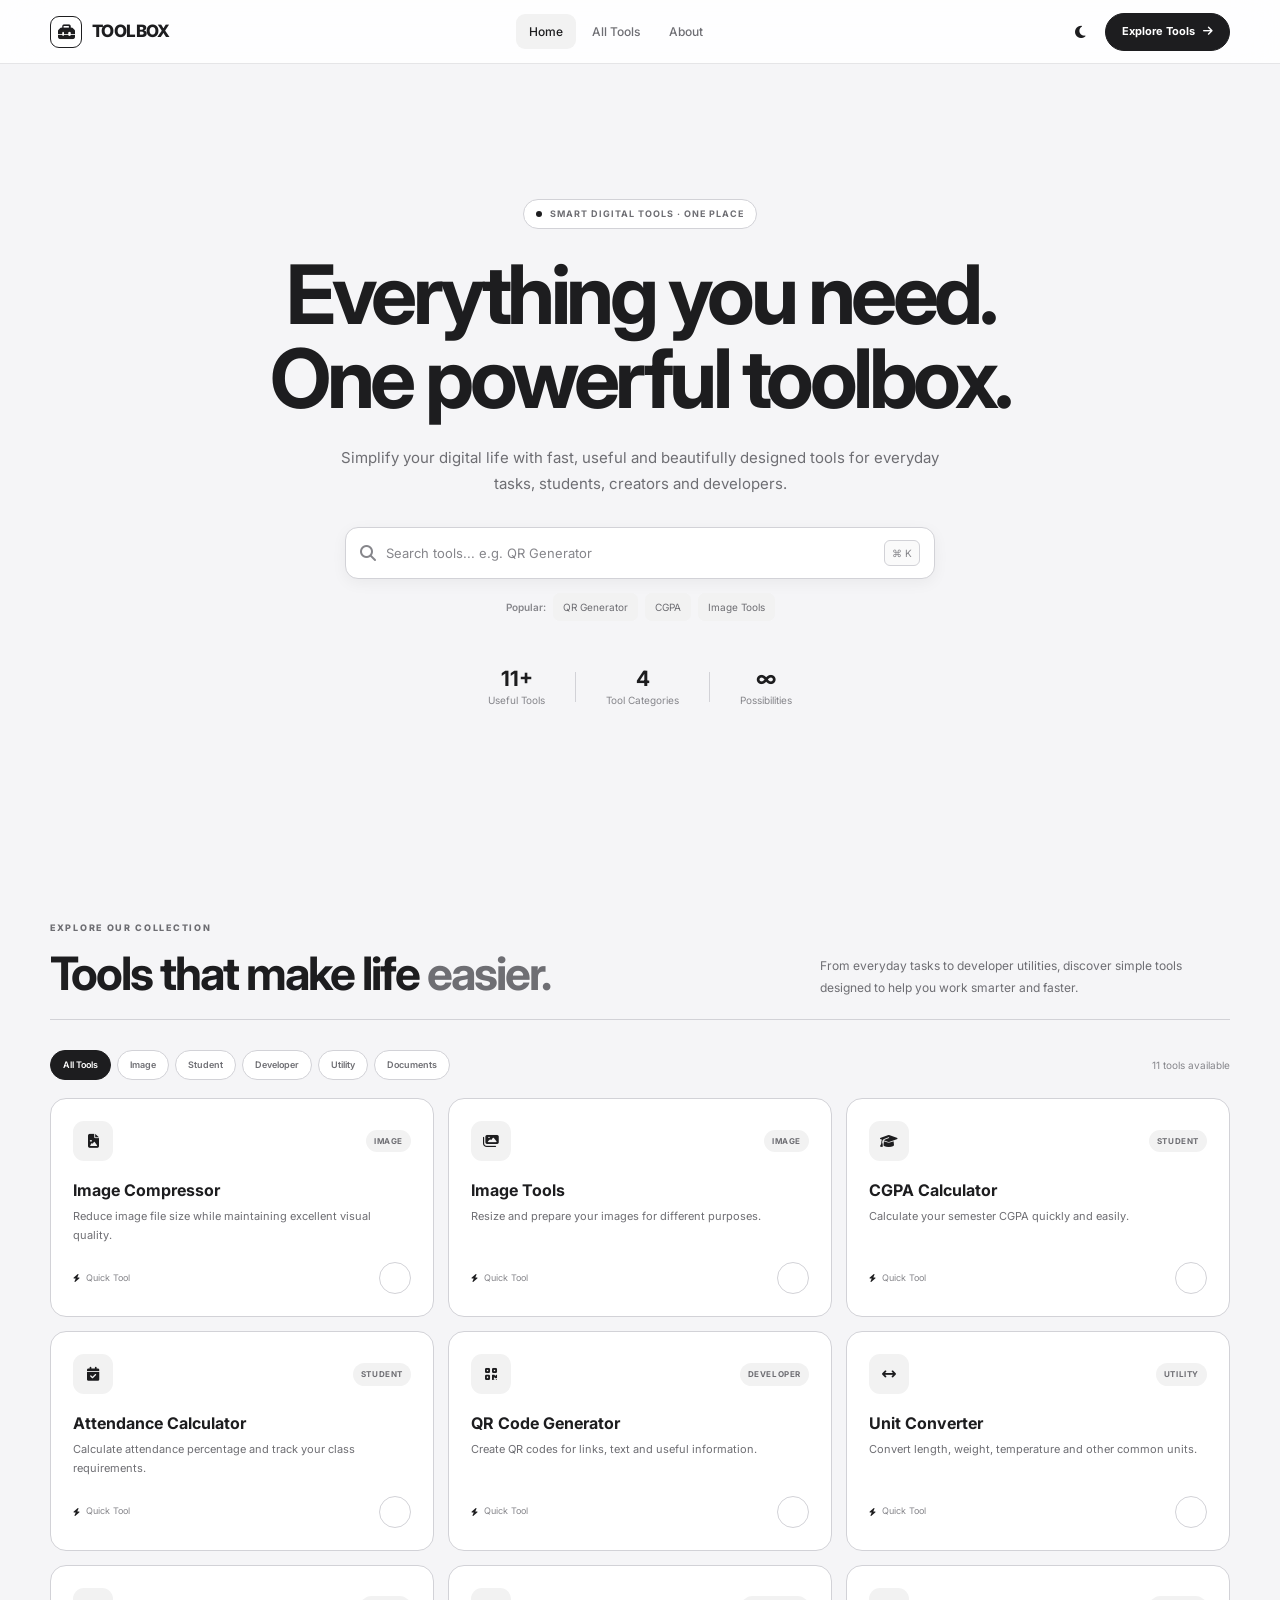
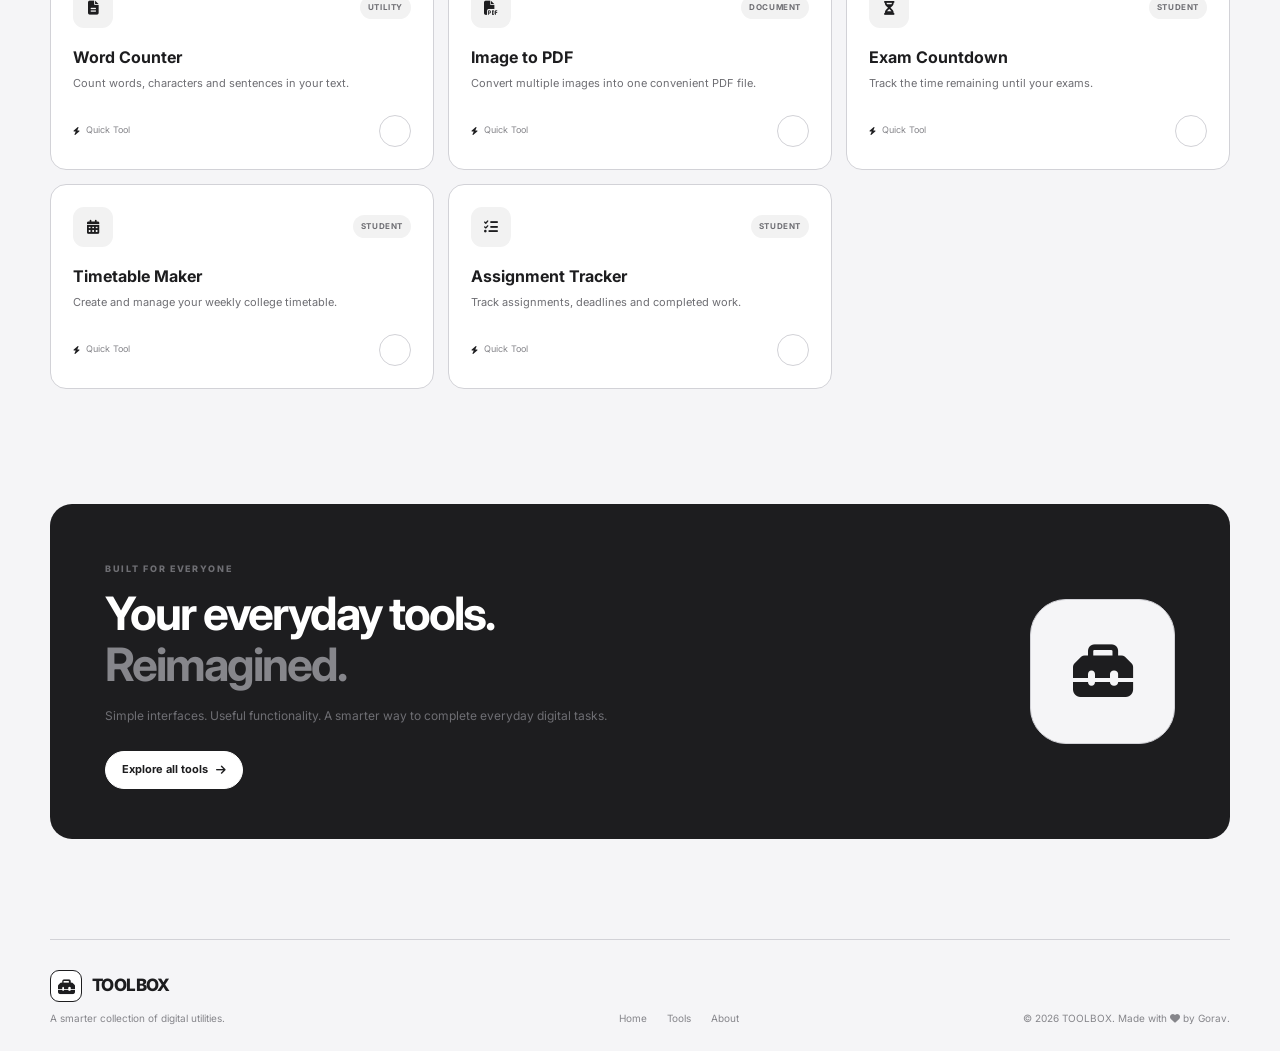
<file: index.html>
<!DOCTYPE html>
<html lang="en">

<head>
    <meta charset="UTF-8">
    <meta name="viewport" content="width=device-width, initial-scale=1.0">

    <title>TOOLBOX — Smart Digital Tools</title>

    <meta name="description"
        content="TOOLBOX brings powerful image, student, developer and everyday utility tools into one simple digital workspace.">

    <meta name="theme-color" content="#0b0b14">

    <link rel="stylesheet" href="style.css">

    <!-- Icons -->
    <link rel="stylesheet"
        href="https://cdnjs.cloudflare.com/ajax/libs/font-awesome/6.5.2/css/all.min.css">
</head>

<body>

    <!-- Animated Background -->
    <div class="background" aria-hidden="true">
        <div class="orb orb-one"></div>
        <div class="orb orb-two"></div>
        <div class="grid-bg"></div>
    </div>

    <!-- NAVBAR -->
    <header class="navbar">

        <a href="#home" class="logo" aria-label="TOOLBOX Home">
            <span class="logo-icon">
                <i class="fa-solid fa-toolbox"></i>
            </span>

            <span>TOOL<span class="purple">BOX</span></span>
        </a>

        <nav class="nav-links" id="navLinks" aria-label="Main navigation">
            <a href="#home" class="active">Home</a>
            <a href="#tools">All Tools</a>
            <a href="about.html">About</a>
        </nav>

        <div class="nav-actions">

            <button class="theme-btn"
                id="themeBtn"
                aria-label="Toggle light and dark theme"
                type="button">
                <i class="fa-solid fa-moon"></i>
            </button>

            <a href="#tools" class="nav-cta">
                Explore Tools
                <i class="fa-solid fa-arrow-right"></i>
            </a>

            <button class="menu-btn"
                id="menuBtn"
                aria-label="Toggle navigation"
                aria-expanded="false"
                type="button">
                <i class="fa-solid fa-bars"></i>
            </button>

        </div>

    </header>

    <!-- MAIN -->
    <main>

        <!-- HERO SECTION -->
        <section class="hero" id="home">

            <div class="hero-content">

                <div class="hero-badge">
                    <span class="status-dot"></span>
                    SMART DIGITAL TOOLS · ONE PLACE
                </div>

                <h1>
                    Everything you need.
                    <br>
                    <span class="gradient-text">
                        One powerful toolbox.
                    </span>
                </h1>

                <p class="hero-description">
                    Simplify your digital life with fast, useful and
                    beautifully designed tools for everyday tasks,
                    students, creators and developers.
                </p>

                <!-- SEARCH -->
                <div class="search-box">

                    <i class="fa-solid fa-magnifying-glass search-icon"
                        aria-hidden="true"></i>

                    <input
                        type="text"
                        id="searchInput"
                        placeholder="Search tools... e.g. QR Generator"
                        autocomplete="off"
                        aria-label="Search tools">

                    <span class="search-shortcut">⌘ K</span>

                    <button
                        id="searchBtn"
                        aria-label="Search tools"
                        type="button">
                        <i class="fa-solid fa-arrow-right"></i>
                    </button>

                </div>

                <div class="quick-search">
                    <span>Popular:</span>

                    <button type="button" data-search="QR Generator">
                        QR Generator
                    </button>

                    <button type="button" data-search="CGPA Calculator">
                        CGPA
                    </button>

                    <button type="button" data-search="Image Compressor">
                        Image Tools
                    </button>
                </div>

                <!-- HERO STATS -->
                <div class="hero-stats">

                    <div>
                        <strong>11<span>+</span></strong>
                        <small>Useful Tools</small>
                    </div>

                    <div class="stat-line"></div>

                    <div>
                        <strong>4</strong>
                        <small>Tool Categories</small>
                    </div>

                    <div class="stat-line"></div>

                    <div>
                        <strong>∞</strong>
                        <small>Possibilities</small>
                    </div>

                </div>

            </div>

            <!-- HERO VISUAL -->
            <div class="hero-visual">

                <div class="visual-glow"></div>

                <div class="floating-card float-one">
                    <i class="fa-solid fa-bolt"></i>
                    <span>Fast & Simple</span>
                </div>

                <div class="floating-card float-two">
                    <i class="fa-solid fa-shield-halved"></i>
                    <span>Privacy First</span>
                </div>

                <div class="dashboard-preview">

                    <div class="preview-top">

                        <div class="preview-dots">
                            <span></span>
                            <span></span>
                            <span></span>
                        </div>

                        <span class="preview-title">
                            TOOLBOX / Workspace
                        </span>

                        <i class="fa-solid fa-ellipsis"
                            aria-hidden="true"></i>

                    </div>

                    <div class="preview-heading">

                        <div>
                            <span>YOUR DIGITAL WORKSPACE</span>
                            <h3>
                                Welcome back,
                                <b>Gorav.</b>
                            </h3>
                        </div>

                        <div class="preview-avatar">G</div>

                    </div>

                    <div class="preview-search">
                        <i class="fa-solid fa-search"></i>
                        <span>Find a tool...</span>
                        <i class="fa-solid fa-sliders"></i>
                    </div>

                    <div class="preview-label">
                        QUICK ACCESS
                    </div>

                    <div class="preview-tools">

                        <div class="preview-tool">
                            <div class="mini-icon purple-icon">
                                <i class="fa-solid fa-image"></i>
                            </div>

                            <span>Image Tools</span>

                            <i class="fa-solid fa-arrow-up-right-from-square"></i>
                        </div>

                        <div class="preview-tool">
                            <div class="mini-icon blue-icon">
                                <i class="fa-solid fa-graduation-cap"></i>
                            </div>

                            <span>Student Tools</span>

                            <i class="fa-solid fa-arrow-up-right-from-square"></i>
                        </div>

                        <div class="preview-tool">
                            <div class="mini-icon pink-icon">
                                <i class="fa-solid fa-code"></i>
                            </div>

                            <span>Developer Tools</span>

                            <i class="fa-solid fa-arrow-up-right-from-square"></i>
                        </div>

                        <div class="preview-tool">
                            <div class="mini-icon green-icon">
                                <i class="fa-solid fa-calculator"></i>
                            </div>

                            <span>Daily Utility</span>

                            <i class="fa-solid fa-arrow-up-right-from-square"></i>
                        </div>

                    </div>

                    <div class="preview-bottom">

                        <span>
                            <i class="fa-solid fa-circle-check"></i>
                            Your workspace is ready
                        </span>

                        <span>TOOLBOX</span>

                    </div>

                </div>

            </div>

        </section>

        <!-- TOOLS SECTION -->
        <section class="tools-section" id="tools">

            <div class="section-heading">

                <div>
                    <span class="section-label">
                        EXPLORE OUR COLLECTION
                    </span>

                    <h2>
                        Tools that make life
                        <span>easier.</span>
                    </h2>
                </div>

                <p>
                    From everyday tasks to developer utilities,
                    discover simple tools designed to help you
                    work smarter and faster.
                </p>

            </div>

            <!-- FILTERS -->
            <div class="filter-row">

                <div class="filter-buttons">

                    <button
                        class="filter-btn active"
                        data-filter="all"
                        type="button">
                        All Tools
                    </button>

                    <button
                        class="filter-btn"
                        data-filter="image"
                        type="button">
                        Image
                    </button>

                    <button
                        class="filter-btn"
                        data-filter="student"
                        type="button">
                        Student
                    </button>

                    <button
                        class="filter-btn"
                        data-filter="developer"
                        type="button">
                        Developer
                    </button>

                    <button
                        class="filter-btn"
                        data-filter="utility"
                        type="button">
                        Utility
                    </button>

                    <button
                        class="filter-btn"
                        data-filter="document"
                        type="button">
                        Documents
                    </button>

                </div>

                <span class="results-count" id="resultsCount">
                    11 tools available
                </span>

            </div>

            <!-- TOOL GRID -->
            <div class="tools-grid" id="toolsGrid">

                <!-- IMAGE COMPRESSOR -->
                <a href="tools/tools--/image-compressor.html" class="tool-card" data-category="image" data-name="image compressor">
                    <div class="card-top">
                        <div class="tool-icon purple-icon"><i class="fa-solid fa-file-image"></i></div>
                        <span class="tool-tag">IMAGE</span>
                    </div>
                    <h3>Image Compressor</h3>
                    <p>Reduce image file size while maintaining excellent visual quality.</p>
                    <div class="card-bottom">
                        <span class="tool-status"><i class="fa-solid fa-bolt"></i> Quick Tool</span>
                        <span class="open-tool" aria-hidden="true"><i class="fa-solid fa-arrow-up-right"></i></span>
                    </div>
                </a>

                <!-- IMAGE TOOLS -->
                <a href="tools/tools--/image-resizer.html" class="tool-card" data-category="image" data-name="image tools image resizer image cropper">
                    <div class="card-top">
                        <div class="tool-icon blue-icon"><i class="fa-solid fa-images"></i></div>
                        <span class="tool-tag">IMAGE</span>
                    </div>
                    <h3>Image Tools</h3>
                    <p>Resize and prepare your images for different purposes.</p>
                    <div class="card-bottom">
                        <span class="tool-status"><i class="fa-solid fa-bolt"></i> Quick Tool</span>
                        <span class="open-tool" aria-hidden="true"><i class="fa-solid fa-arrow-up-right"></i></span>
                    </div>
                </a>

                <!-- CGPA -->
                <a href="tools/cgpa/cgpa-calculator.html" class="tool-card" data-category="student" data-name="cgpa calculator">
                    <div class="card-top">
                        <div class="tool-icon green-icon"><i class="fa-solid fa-graduation-cap"></i></div>
                        <span class="tool-tag">STUDENT</span>
                    </div>
                    <h3>CGPA Calculator</h3>
                    <p>Calculate your semester CGPA quickly and easily.</p>
                    <div class="card-bottom">
                        <span class="tool-status"><i class="fa-solid fa-bolt"></i> Quick Tool</span>
                        <span class="open-tool" aria-hidden="true"><i class="fa-solid fa-arrow-up-right"></i></span>
                    </div>
                </a>

                <!-- ATTENDANCE -->
                <a href="tools/attendance-maker/attendance-maker.html" class="tool-card" data-category="student" data-name="attendance calculator attendance maker">
                    <div class="card-top">
                        <div class="tool-icon pink-icon"><i class="fa-solid fa-calendar-check"></i></div>
                        <span class="tool-tag">STUDENT</span>
                    </div>
                    <h3>Attendance Calculator</h3>
                    <p>Calculate attendance percentage and track your class requirements.</p>
                    <div class="card-bottom">
                        <span class="tool-status"><i class="fa-solid fa-bolt"></i> Quick Tool</span>
                        <span class="open-tool" aria-hidden="true"><i class="fa-solid fa-arrow-up-right"></i></span>
                    </div>
                </a>

                <!-- QR -->
                <a href="tools/qr-generator/qr.html" class="tool-card" data-category="developer" data-name="qr code generator qr generator">
                    <div class="card-top">
                        <div class="tool-icon cyan-icon"><i class="fa-solid fa-qrcode"></i></div>
                        <span class="tool-tag">DEVELOPER</span>
                    </div>
                    <h3>QR Code Generator</h3>
                    <p>Create QR codes for links, text and useful information.</p>
                    <div class="card-bottom">
                        <span class="tool-status"><i class="fa-solid fa-bolt"></i> Quick Tool</span>
                        <span class="open-tool" aria-hidden="true"><i class="fa-solid fa-arrow-up-right"></i></span>
                    </div>
                </a>

                <!-- UNIT -->
                <a href="tools/unit/unit.html" class="tool-card" data-category="utility" data-name="unit converter length weight temperature">
                    <div class="card-top">
                        <div class="tool-icon violet-icon"><i class="fa-solid fa-arrows-left-right"></i></div>
                        <span class="tool-tag">UTILITY</span>
                    </div>
                    <h3>Unit Converter</h3>
                    <p>Convert length, weight, temperature and other common units.</p>
                    <div class="card-bottom">
                        <span class="tool-status"><i class="fa-solid fa-bolt"></i> Quick Tool</span>
                        <span class="open-tool" aria-hidden="true"><i class="fa-solid fa-arrow-up-right"></i></span>
                    </div>
                </a>

                <!-- WORD -->
                <a href="tools/word/word-counter.html" class="tool-card" data-category="utility" data-name="word counter character counter">
                    <div class="card-top">
                        <div class="tool-icon red-icon"><i class="fa-solid fa-file-lines"></i></div>
                        <span class="tool-tag">UTILITY</span>
                    </div>
                    <h3>Word Counter</h3>
                    <p>Count words, characters and sentences in your text.</p>
                    <div class="card-bottom">
                        <span class="tool-status"><i class="fa-solid fa-bolt"></i> Quick Tool</span>
                        <span class="open-tool" aria-hidden="true"><i class="fa-solid fa-arrow-up-right"></i></span>
                    </div>
                </a>

                <!-- IMAGE TO PDF -->
                <a href="tools/pdf/image-to-pdf.html" class="tool-card" data-category="document" data-name="image to pdf pdf converter">
                    <div class="card-top">
                        <div class="tool-icon red-icon"><i class="fa-solid fa-file-pdf"></i></div>
                        <span class="tool-tag">DOCUMENT</span>
                    </div>
                    <h3>Image to PDF</h3>
                    <p>Convert multiple images into one convenient PDF file.</p>
                    <div class="card-bottom">
                        <span class="tool-status"><i class="fa-solid fa-bolt"></i> Quick Tool</span>
                        <span class="open-tool" aria-hidden="true"><i class="fa-solid fa-arrow-up-right"></i></span>
                    </div>
                </a>

                <!-- EXAM COUNTDOWN -->
                <a href="tools/exam-countdown/exam-countdown.html" class="tool-card" data-category="student" data-name="exam countdown exam timer">
                    <div class="card-top">
                        <div class="tool-icon green-icon"><i class="fa-solid fa-hourglass-half"></i></div>
                        <span class="tool-tag">STUDENT</span>
                    </div>
                    <h3>Exam Countdown</h3>
                    <p>Track the time remaining until your exams.</p>
                    <div class="card-bottom">
                        <span class="tool-status"><i class="fa-solid fa-bolt"></i> Quick Tool</span>
                        <span class="open-tool" aria-hidden="true"><i class="fa-solid fa-arrow-up-right"></i></span>
                    </div>
                </a>

                <!-- TIMETABLE -->
                <a href="tools/timetable/timetable-maker.html" class="tool-card" data-category="student" data-name="timetable maker timetable">
                    <div class="card-top">
                        <div class="tool-icon blue-icon"><i class="fa-solid fa-calendar-days"></i></div>
                        <span class="tool-tag">STUDENT</span>
                    </div>
                    <h3>Timetable Maker</h3>
                    <p>Create and manage your weekly college timetable.</p>
                    <div class="card-bottom">
                        <span class="tool-status"><i class="fa-solid fa-bolt"></i> Quick Tool</span>
                        <span class="open-tool" aria-hidden="true"><i class="fa-solid fa-arrow-up-right"></i></span>
                    </div>
                </a>

                <!-- ASSIGNMENT TRACKER -->
                <a href="tools/assignment/assignment-tracker.html" class="tool-card" data-category="student" data-name="assignment tracker assignments">
                    <div class="card-top">
                        <div class="tool-icon orange-icon"><i class="fa-solid fa-list-check"></i></div>
                        <span class="tool-tag">STUDENT</span>
                    </div>
                    <h3>Assignment Tracker</h3>
                    <p>Track assignments, deadlines and completed work.</p>
                    <div class="card-bottom">
                        <span class="tool-status"><i class="fa-solid fa-bolt"></i> Quick Tool</span>
                        <span class="open-tool" aria-hidden="true"><i class="fa-solid fa-arrow-up-right"></i></span>
                    </div>
                </a>

            </div>

            <!-- EMPTY SEARCH -->
            <div class="no-results" id="noResults">

                <i class="fa-solid fa-magnifying-glass"></i>

                <h3>No tools found</h3>

                <p>
                    Try searching with another keyword.
                </p>

                <button id="resetSearch" type="button">
                    Show all tools
                </button>

            </div>

        </section>

        <!-- ABOUT / CTA SECTION -->
        <section class="cta-section" id="about">

            <div class="cta-content">

                <span class="section-label">
                    BUILT FOR EVERYONE
                </span>

                <h2>
                    Your everyday tools.
                    <br>
                    <span>Reimagined.</span>
                </h2>

                <p>
                    Simple interfaces. Useful functionality.
                    A smarter way to complete everyday digital tasks.
                </p>

                <a href="#tools" class="primary-btn">
                    Explore all tools
                    <i class="fa-solid fa-arrow-right"></i>
                </a>

            </div>

            <div class="cta-symbol" aria-hidden="true">
                <i class="fa-solid fa-toolbox"></i>
            </div>

        </section>

    </main>

    <!-- FOOTER -->
    <footer class="footer">

        <div class="footer-brand">

            <a href="#home" class="logo" aria-label="TOOLBOX Home">

                <span class="logo-icon">
                    <i class="fa-solid fa-toolbox"></i>
                </span>

                <span>
                    TOOL<span class="purple">BOX</span>
                </span>

            </a>

            <p>
                A smarter collection of digital utilities.
            </p>

        </div>

        <div class="footer-links">

            <a href="#home">Home</a>
            <a href="#tools">Tools</a>
            <a href="about.html">About</a>

        </div>

        <div class="footer-copy">

            © <span id="year"></span> TOOLBOX.
            Made with
            <i class="fa-solid fa-heart"></i>
            by Gorav.

        </div>

    </footer>

    <!-- JAVASCRIPT -->
    <script src="script.js"></script>

</body>

</html>
</file>
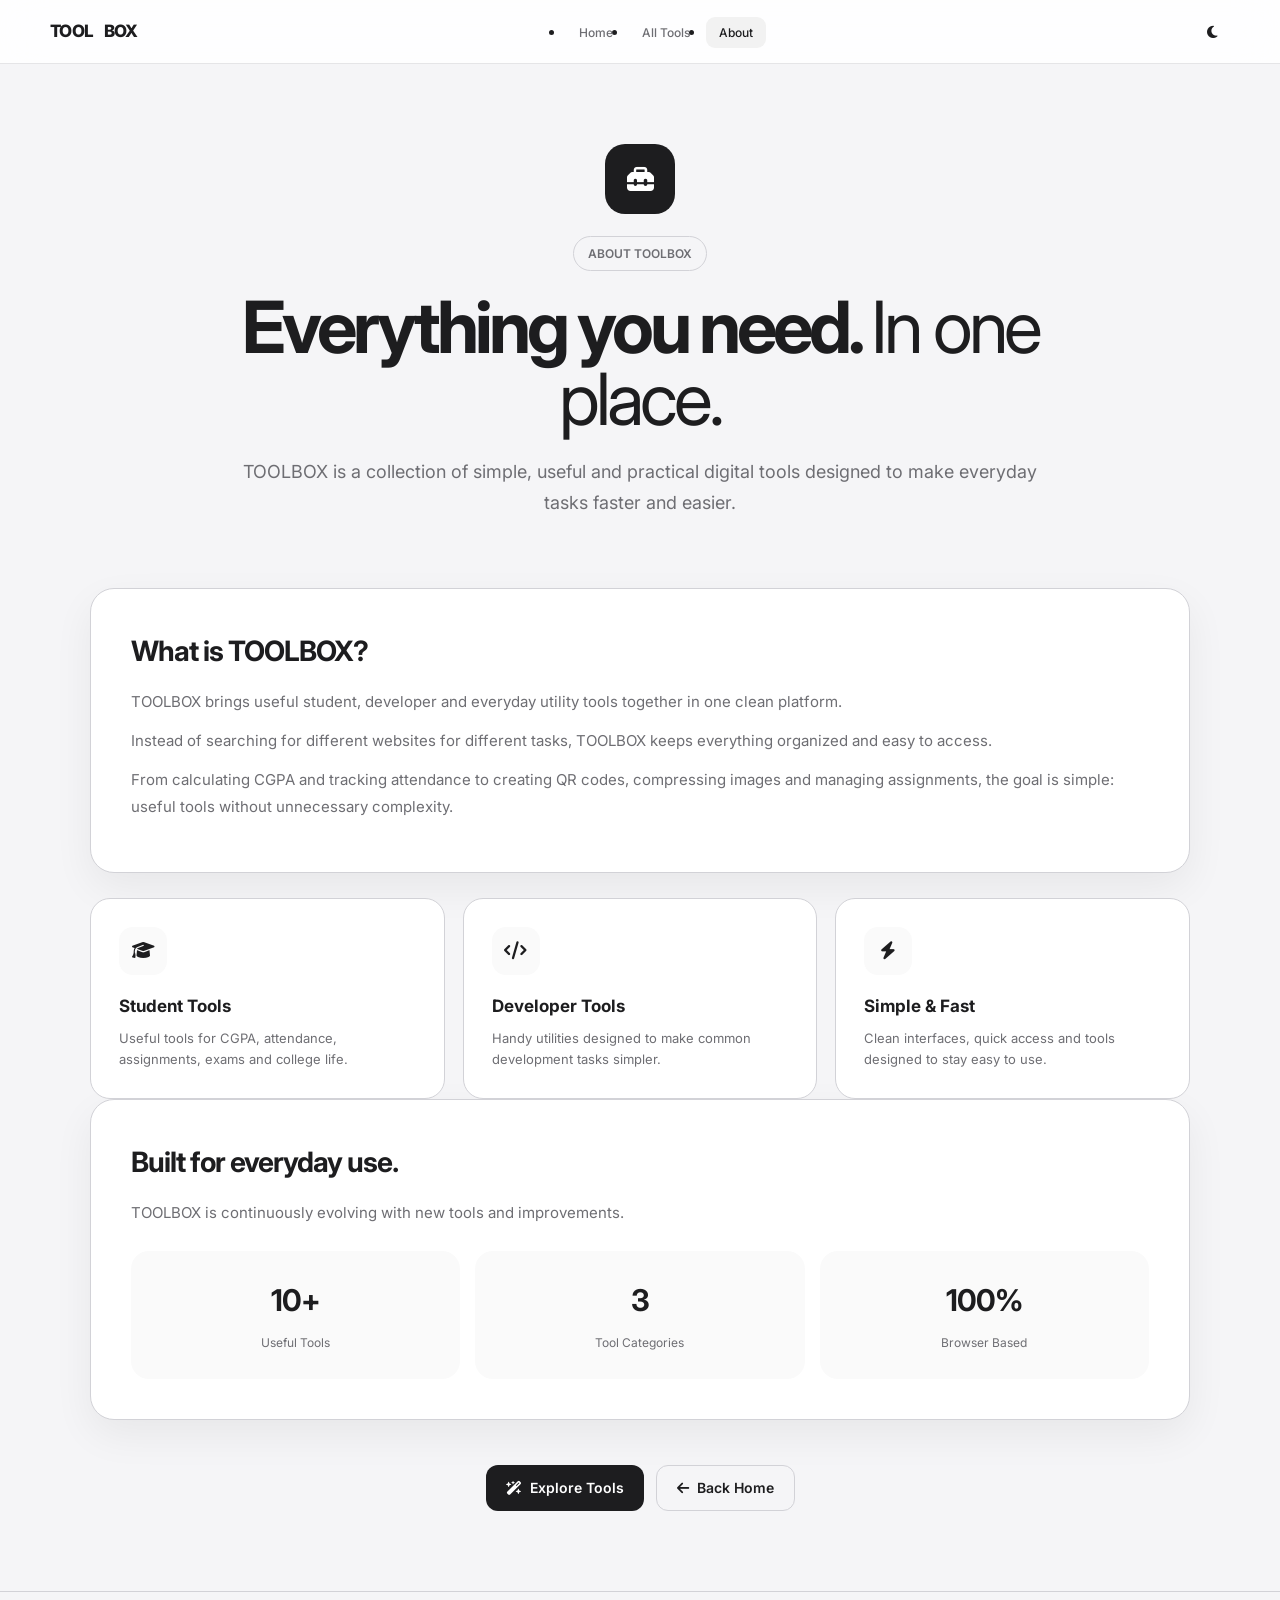
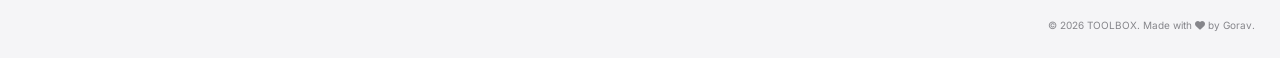
<file: about.html>
<!DOCTYPE html>
<html lang="en">
<head>
    <meta charset="UTF-8">
    <meta
        name="viewport"
        content="width=device-width, initial-scale=1.0"
    >

    <title>About | TOOLBOX</title>

    <link rel="stylesheet" href="style.css">

    <link
        rel="stylesheet"
        href="https://cdnjs.cloudflare.com/ajax/libs/font-awesome/6.5.2/css/all.min.css"
    >

    <style>

        /* =========================================
           ABOUT PAGE
        ========================================= */

        .about-page {
            min-height: 100vh;
        }

        .about-main {
            width: min(1100px, calc(100% - 32px));
            margin: auto;
            padding: 80px 0;
        }

        /* HERO */

        .about-hero {
            text-align: center;
            max-width: 800px;
            margin: 0 auto 70px;
        }

        .about-icon {
            width: 70px;
            height: 70px;
            margin: 0 auto 22px;

            display: grid;
            place-items: center;

            background: var(--button, #1d1d1f);
            color: var(--button-text, #fff);

            border-radius: 20px;

            font-size: 27px;
        }

        .about-badge {
            display: inline-block;

            padding: 7px 14px;

            border: 1px solid var(--border, #d2d2d7);
            border-radius: 999px;

            color: var(--text-secondary, #6e6e73);

            font-size: 12px;
            font-weight: 600;

            margin-bottom: 20px;
        }

        .about-hero h1 {
            font-size: clamp(42px, 7vw, 72px);

            line-height: 1;

            letter-spacing: -4px;

            margin-bottom: 22px;

            color: var(--text, #1d1d1f);
        }

        .about-hero h1 span {
            font-weight: 400;
        }

        .about-hero p {
            color: var(--text-secondary, #6e6e73);

            font-size: 18px;

            line-height: 1.7;
        }


        /* INTRO */

        .about-card {
            background: var(--surface, #fff);

            border: 1px solid var(--border, #d2d2d7);

            border-radius: 24px;

            padding: 40px;

            margin-bottom: 24px;

            box-shadow:
                0 15px 40px rgba(0, 0, 0, 0.06);
        }

        .about-card h2 {
            color: var(--text, #1d1d1f);

            font-size: 28px;

            letter-spacing: -1px;

            margin-bottom: 14px;
        }

        .about-card p {
            color: var(--text-secondary, #6e6e73);

            font-size: 15px;

            line-height: 1.8;

            margin-bottom: 12px;
        }


        /* FEATURES */

        .features-grid {
            display: grid;

            grid-template-columns:
                repeat(3, 1fr);

            gap: 18px;

            margin-top: 25px;
        }

        .feature-card {
            background: var(--surface, #fff);

            border: 1px solid var(--border, #d2d2d7);

            border-radius: 20px;

            padding: 28px;

            transition: transform .2s ease,
                        box-shadow .2s ease;
        }

        .feature-card:hover {
            transform: translateY(-4px);

            box-shadow:
                0 14px 35px rgba(0, 0, 0, 0.08);
        }

        .feature-icon {
            width: 48px;
            height: 48px;

            display: grid;
            place-items: center;

            border-radius: 14px;

            background: var(--surface-2, #f5f5f7);

            color: var(--text, #1d1d1f);

            margin-bottom: 18px;

            font-size: 18px;
        }

        .feature-card h3 {
            color: var(--text, #1d1d1f);

            font-size: 17px;

            margin-bottom: 8px;
        }

        .feature-card p {
            color: var(--text-secondary, #6e6e73);

            font-size: 13px;

            line-height: 1.6;
        }


        /* STATS */

        .stats-grid {
            display: grid;

            grid-template-columns:
                repeat(3, 1fr);

            gap: 15px;

            margin-top: 25px;
        }

        .stat-box {
            text-align: center;

            padding: 25px;

            background: var(--surface-2, #f5f5f7);

            border-radius: 18px;
        }

        .stat-box strong {
            display: block;

            color: var(--text, #1d1d1f);

            font-size: 30px;

            letter-spacing: -1px;

            margin-bottom: 5px;
        }

        .stat-box span {
            color: var(--text-secondary, #6e6e73);

            font-size: 12px;
        }


        /* BACK BUTTON */

        .about-actions {
            display: flex;

            justify-content: center;

            gap: 12px;

            margin-top: 45px;
        }

        .about-button {
            display: inline-flex;

            align-items: center;

            justify-content: center;

            gap: 8px;

            min-height: 46px;

            padding: 0 20px;

            border-radius: 12px;

            text-decoration: none;

            font-size: 14px;

            font-weight: 600;

            transition: .2s;
        }

        .about-button.primary {
            background: var(--button, #1d1d1f);

            color: var(--button-text, #fff);
        }

        .about-button.secondary {
            background: transparent;

            color: var(--text, #1d1d1f);

            border:
                1px solid var(--border, #d2d2d7);
        }

        .about-button:hover {
            transform: translateY(-2px);
        }


        /* FOOTER */

        .about-footer {
            border-top:
                1px solid var(--border, #d2d2d7);

            padding: 25px;

            text-align: center;

            color: var(--text-secondary, #6e6e73);

            font-size: 13px;
        }


        /* DARK MODE */

        body.dark-mode .about-card,
        body.dark-mode .feature-card {
            box-shadow:
                0 15px 40px rgba(0, 0, 0, 0.25);
        }


        /* RESPONSIVE */

        @media (max-width: 750px) {

            .about-main {
                padding: 55px 0;
            }

            .about-hero {
                margin-bottom: 45px;
            }

            .about-hero h1 {
                letter-spacing: -2px;
            }

            .about-card {
                padding: 25px;
            }

            .features-grid {
                grid-template-columns: 1fr;
            }

            .stats-grid {
                grid-template-columns: 1fr;
            }

            .about-actions {
                flex-direction: column;
            }

            .about-button {
                width: 100%;
            }
        }

    </style>
</head>


<body class="about-page">


    <!-- HEADER -->

    <header class="header">

        <nav class="navbar">

            <a
                href="index.html"
                class="logo"
            >
                TOOL<span>BOX</span>
            </a>


            <ul class="nav-links">

                <li>
                    <a href="index.html">
                        Home
                    </a>
                </li>

                <li>
                    <a href="index.html#tools">
                        All Tools
                    </a>
                </li>

                <li>
                    <a
                        href="about.html"
                        class="active"
                    >
                        About
                    </a>
                </li>

            </ul>


            <button
                id="themeBtn"
                class="theme-btn"
                aria-label="Switch to dark mode"
            >
                <i class="fa-solid fa-moon"></i>
            </button>

        </nav>

    </header>



    <!-- MAIN -->

    <main class="about-main">


        <!-- HERO -->

        <section class="about-hero">

            <div class="about-icon">
                <i class="fa-solid fa-toolbox"></i>
            </div>

            <span class="about-badge">
                ABOUT TOOLBOX
            </span>

            <h1>
                Everything you need.
                <span>In one place.</span>
            </h1>

            <p>
                TOOLBOX is a collection of simple,
                useful and practical digital tools
                designed to make everyday tasks
                faster and easier.
            </p>

        </section>



        <!-- ABOUT -->

        <section class="about-card">

            <h2>
                What is TOOLBOX?
            </h2>

            <p>
                TOOLBOX brings useful student,
                developer and everyday utility tools
                together in one clean platform.
            </p>

            <p>
                Instead of searching for different
                websites for different tasks,
                TOOLBOX keeps everything organized
                and easy to access.
            </p>

            <p>
                From calculating CGPA and tracking
                attendance to creating QR codes,
                compressing images and managing
                assignments, the goal is simple:
                useful tools without unnecessary
                complexity.
            </p>

        </section>



        <!-- FEATURES -->

        <section class="features-grid">


            <article class="feature-card">

                <div class="feature-icon">
                    <i class="fa-solid fa-graduation-cap"></i>
                </div>

                <h3>
                    Student Tools
                </h3>

                <p>
                    Useful tools for CGPA,
                    attendance, assignments,
                    exams and college life.
                </p>

            </article>



            <article class="feature-card">

                <div class="feature-icon">
                    <i class="fa-solid fa-code"></i>
                </div>

                <h3>
                    Developer Tools
                </h3>

                <p>
                    Handy utilities designed
                    to make common development
                    tasks simpler.
                </p>

            </article>



            <article class="feature-card">

                <div class="feature-icon">
                    <i class="fa-solid fa-bolt"></i>
                </div>

                <h3>
                    Simple & Fast
                </h3>

                <p>
                    Clean interfaces, quick access
                    and tools designed to stay
                    easy to use.
                </p>

            </article>


        </section>



        <!-- STATS -->

        <section class="about-card">

            <h2>
                Built for everyday use.
            </h2>

            <p>
                TOOLBOX is continuously evolving
                with new tools and improvements.
            </p>


            <div class="stats-grid">

                <div class="stat-box">

                    <strong>10+</strong>

                    <span>
                        Useful Tools
                    </span>

                </div>


                <div class="stat-box">

                    <strong>3</strong>

                    <span>
                        Tool Categories
                    </span>

                </div>


                <div class="stat-box">

                    <strong>100%</strong>

                    <span>
                        Browser Based
                    </span>

                </div>

            </div>

        </section>



        <!-- ACTIONS -->

        <div class="about-actions">

            <a
                href="index.html#tools"
                class="about-button primary"
            >

                <i class="fa-solid fa-wand-magic-sparkles"></i>

                Explore Tools

            </a>


            <a
                href="index.html"
                class="about-button secondary"
            >

                <i class="fa-solid fa-arrow-left"></i>

                Back Home

            </a>

        </div>


    </main>



    <!-- FOOTER -->

    <footer class="about-footer">

         <div class="footer-copy">

            © <span id="year"></span> TOOLBOX.
            Made with
            <i class="fa-solid fa-heart"></i>
            by Gorav.

        </div>

    </footer>



    <script src="script.js"></script>

</body>
</html>
</file>
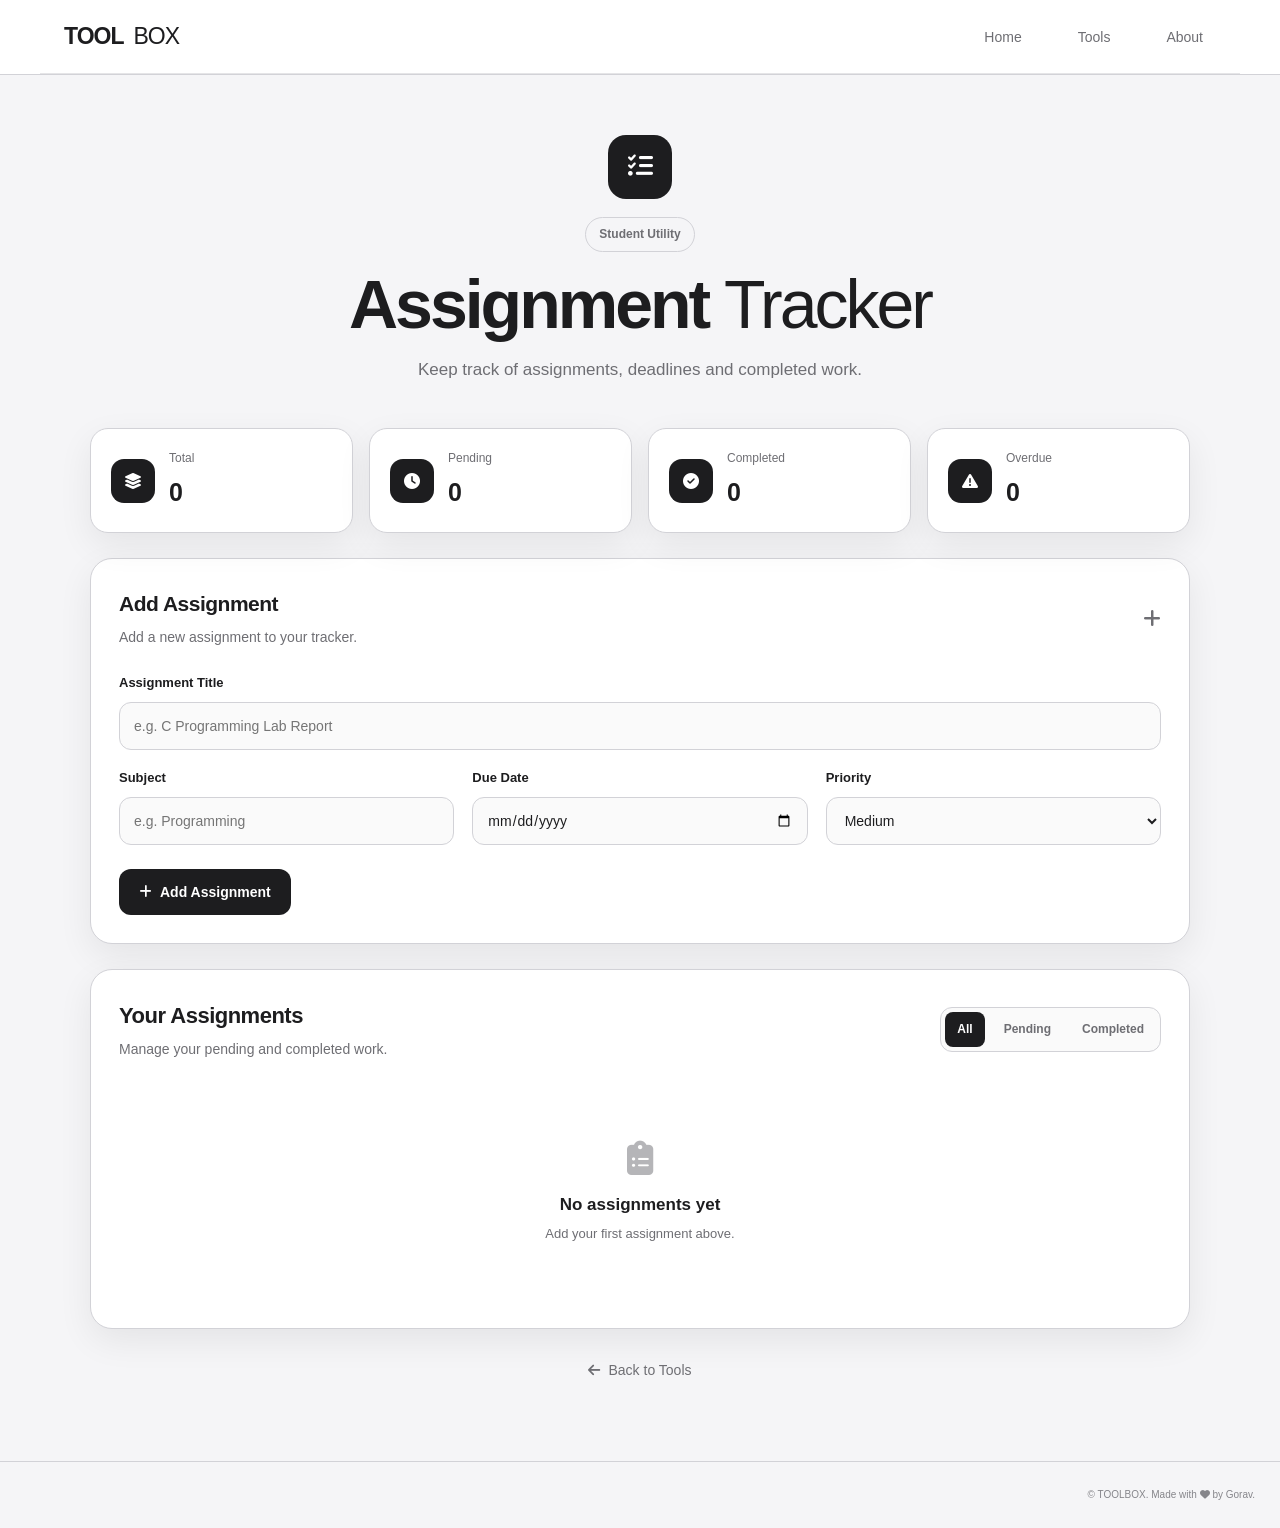
<file: tools/assignment/assignment-tracker.html>
<!DOCTYPE html>
<html lang="en">
<head>
  <meta charset="UTF-8">
  <meta name="viewport" content="width=device-width, initial-scale=1.0">

  <title>Assignment Tracker | TOOLBOX</title>

  <link rel="stylesheet" href="../../style.css">
  <link rel="stylesheet" href="assignment-tracker.css">

  <link
    rel="stylesheet"
    href="https://cdnjs.cloudflare.com/ajax/libs/font-awesome/6.5.2/css/all.min.css"
  >
</head>

<body class="assignment-page">

<header class="header">
  <nav class="navbar">

    <a href="../../index.html" class="logo">
      TOOL<span>BOX</span>
    </a>

    <ul class="nav-links">
      <li><a href="../../index.html">Home</a></li>
      <li><a href="../../index.html">Tools</a></li>
      <li><a href="../../about.html">About</a></li>
    </ul>

  </nav>
</header>


<main class="assignment-container">

  <!-- HERO -->

  <section class="assignment-hero">

    <div class="assignment-icon">
      <i class="fa-solid fa-list-check"></i>
    </div>

    <span class="assignment-badge">
      Student Utility
    </span>

    <h1>Assignment <span>Tracker</span></h1>

    <p>
      Keep track of assignments, deadlines and completed work.
    </p>

  </section>


  <!-- STATS -->

  <section class="stats-grid">

    <div class="stat-card">
      <div class="stat-icon">
        <i class="fa-solid fa-layer-group"></i>
      </div>

      <div>
        <span>Total</span>
        <strong id="totalCount">0</strong>
      </div>
    </div>


    <div class="stat-card">
      <div class="stat-icon">
        <i class="fa-solid fa-clock"></i>
      </div>

      <div>
        <span>Pending</span>
        <strong id="pendingCount">0</strong>
      </div>
    </div>


    <div class="stat-card">
      <div class="stat-icon">
        <i class="fa-solid fa-circle-check"></i>
      </div>

      <div>
        <span>Completed</span>
        <strong id="completedCount">0</strong>
      </div>
    </div>


    <div class="stat-card">
      <div class="stat-icon">
        <i class="fa-solid fa-triangle-exclamation"></i>
      </div>

      <div>
        <span>Overdue</span>
        <strong id="overdueCount">0</strong>
      </div>
    </div>

  </section>


  <!-- ADD ASSIGNMENT -->

  <section class="assignment-card">

    <div class="card-heading">

      <div>
        <h2>Add Assignment</h2>
        <p>Add a new assignment to your tracker.</p>
      </div>

      <i class="fa-solid fa-plus"></i>

    </div>


    <form id="assignmentForm">

      <div class="form-grid">

        <div class="input-group full-width">
          <label for="assignmentTitle">
            Assignment Title
          </label>

          <input
            type="text"
            id="assignmentTitle"
            placeholder="e.g. C Programming Lab Report"
            required
          >
        </div>


        <div class="input-group">
          <label for="subject">
            Subject
          </label>

          <input
            type="text"
            id="subject"
            placeholder="e.g. Programming"
            required
          >
        </div>


        <div class="input-group">
          <label for="dueDate">
            Due Date
          </label>

          <input
            type="date"
            id="dueDate"
            required
          >
        </div>


        <div class="input-group">
          <label for="priority">
            Priority
          </label>

          <select id="priority">

            <option value="Low">
              Low
            </option>

            <option value="Medium" selected>
              Medium
            </option>

            <option value="High">
              High
            </option>

          </select>
        </div>

      </div>


      <button type="submit" class="primary-btn">
        <i class="fa-solid fa-plus"></i>
        Add Assignment
      </button>

    </form>

  </section>


  <!-- FILTER -->

  <section class="assignment-card">

    <div class="toolbar">

      <div>
        <h2>Your Assignments</h2>
        <p>Manage your pending and completed work.</p>
      </div>


      <div class="filters">

        <button
          class="filter-btn active"
          data-filter="all"
        >
          All
        </button>

        <button
          class="filter-btn"
          data-filter="pending"
        >
          Pending
        </button>

        <button
          class="filter-btn"
          data-filter="completed"
        >
          Completed
        </button>

      </div>

    </div>


    <div id="assignmentList" class="assignment-list">
    </div>


    <div id="emptyState" class="empty-state">

      <i class="fa-solid fa-clipboard-list"></i>

      <h3>No assignments yet</h3>

      <p>
        Add your first assignment above.
      </p>

    </div>

  </section>


  <a href="../../index.html#tools" class="back-link">
    <i class="fa-solid fa-arrow-left"></i>
    Back to Tools
</a>

</main>


<footer class="assignment-footer">
  <div class="footer-copy">

            © <span id="year"></span> TOOLBOX.
            Made with
            <i class="fa-solid fa-heart"></i>
            by Gorav.

        </div>

</footer>


<script src="assignment-tracker.js"></script>

</body>
</html>
</file>
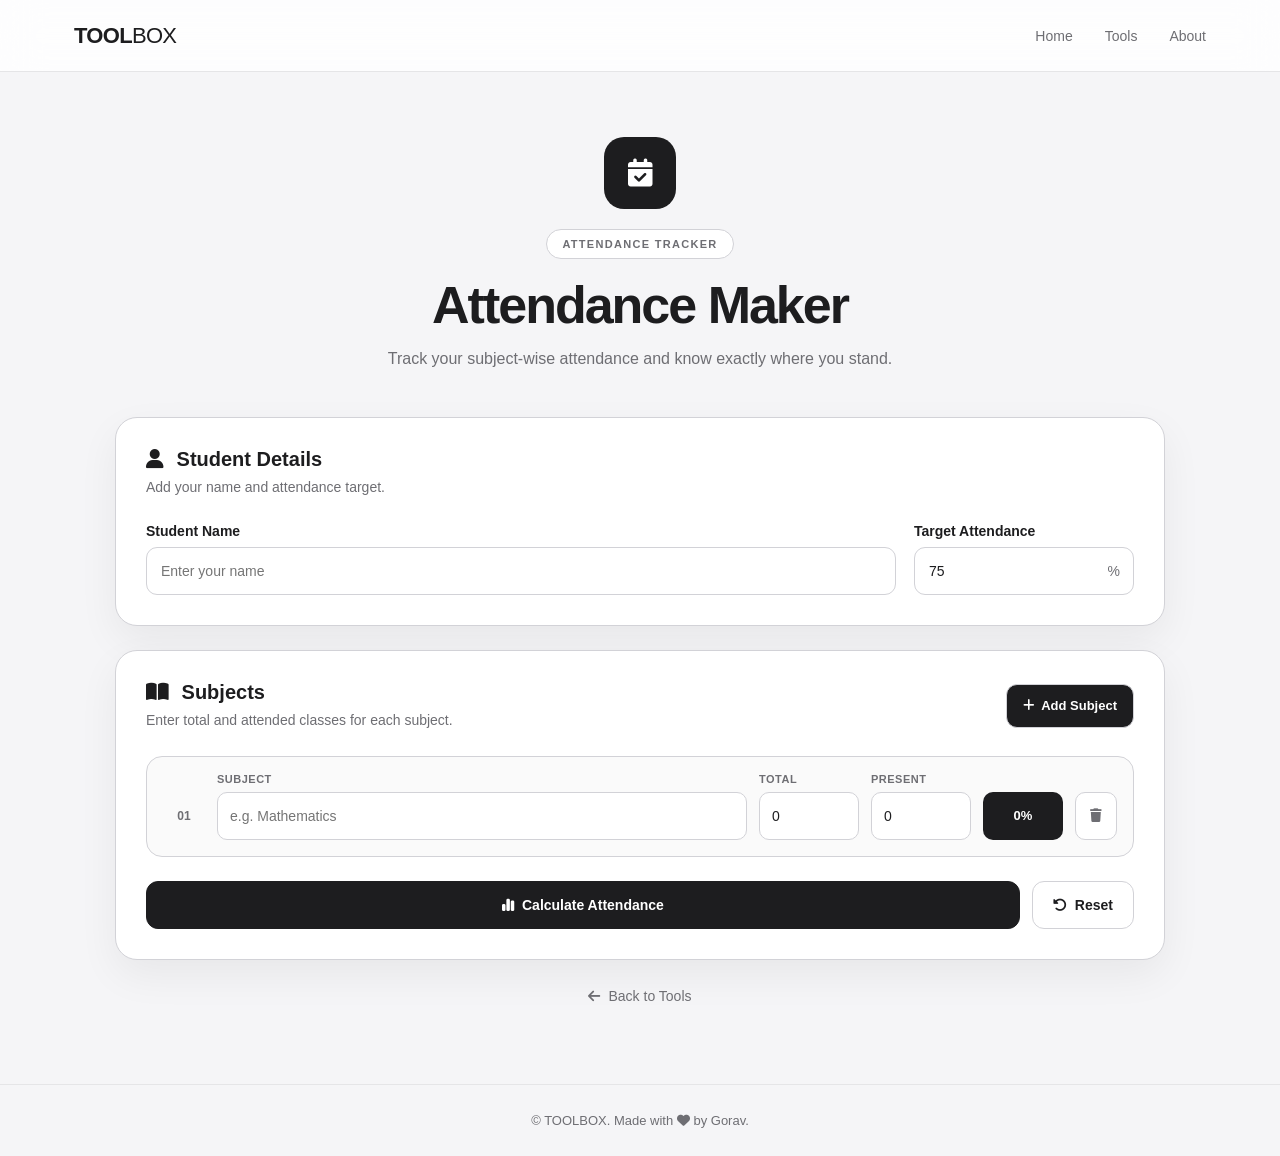
<file: tools/attendence-maker/attendance-maker.html>
<!DOCTYPE html>
<html lang="en">

<head>
    <meta charset="UTF-8">
    <meta name="viewport" content="width=device-width, initial-scale=1.0">

    <title>Attendance Maker | TOOLBOX</title>

    <link rel="stylesheet" href="attendance-maker.css">

    <link rel="stylesheet" href="https://cdnjs.cloudflare.com/ajax/libs/font-awesome/6.5.2/css/all.min.css">
</head>

<body class="attendance-page">

    <!-- ================= HEADER ================= -->

    <header class="header">
        <nav class="navbar">

            <a href="../../index.html" class="logo">
                TOOL<span>BOX</span>
            </a>

            <ul class="nav-links">
                <li>
                    <a href="../../index.html">Home</a>
                </li>

                <li>
                    <a href="../../index.html">Tools</a>
                </li>

                <li>
                    <a href="../../about.html">About</a>
                </li>
            </ul>

        </nav>
    </header>


    <!-- ================= MAIN ================= -->

    <main class="attendance-container">

        <!-- HERO -->

        <section class="attendance-hero">

            <div class="attendance-icon">
                <i class="fa-solid fa-calendar-check"></i>
            </div>

            <span class="attendance-badge">
                ATTENDANCE TRACKER
            </span>

            <h1>Attendance Maker</h1>

            <p>
                Track your subject-wise attendance and know exactly
                where you stand.
            </p>

        </section>


        <!-- STUDENT DETAILS -->

        <section class="attendance-card">

            <div class="section-heading">

                <div>
                    <h2>
                        <i class="fa-solid fa-user"></i>
                        Student Details
                    </h2>

                    <p>
                        Add your name and attendance target.
                    </p>
                </div>

            </div>


            <div class="student-form">

                <div class="input-group">

                    <label for="studentName">
                        Student Name
                    </label>

                    <input type="text" id="studentName" placeholder="Enter your name">

                </div>


                <div class="input-group">

                    <label for="targetAttendance">
                        Target Attendance
                    </label>

                    <div class="target-input">

                        <input type="number" id="targetAttendance" value="75" min="1" max="100">

                        <span>%</span>

                    </div>

                </div>

            </div>

        </section>


        <!-- SUBJECT SECTION -->

        <section class="attendance-card">

            <div class="section-heading subject-heading">

                <div>
                    <h2>
                        <i class="fa-solid fa-book-open"></i>
                        Subjects
                    </h2>

                    <p>
                        Enter total and attended classes for each subject.
                    </p>
                </div>

                <button type="button" class="add-subject-btn" id="addSubjectBtn">
                    <i class="fa-solid fa-plus"></i>
                    Add Subject
                </button>

            </div>


            <!-- SUBJECT LIST -->

            <div id="subjectsList" class="subjects-list">

                <!-- First subject -->

                <div class="subject-row">

                    <div class="subject-number">
                        01
                    </div>

                    <div class="subject-name-field">

                        <label>Subject</label>

                        <input type="text" class="subject-name" placeholder="e.g. Mathematics">

                    </div>

                    <div class="attendance-input">

                        <label>Total</label>

                        <input type="number" class="total-classes" min="0" value="0">

                    </div>

                    <div class="attendance-input">

                        <label>Present</label>

                        <input type="number" class="present-classes" min="0" value="0">

                    </div>

                    <div class="subject-percentage">
                        0%
                    </div>

                    <button type="button" class="remove-subject" title="Remove Subject">
                        <i class="fa-solid fa-trash"></i>
                    </button>

                </div>

            </div>


            <!-- CALCULATE -->

            <div class="action-area">

                <button type="button" class="calculate-btn" id="calculateBtn">
                    <i class="fa-solid fa-chart-simple"></i>
                    Calculate Attendance
                </button>

                <button type="button" class="reset-btn" id="resetBtn">
                    <i class="fa-solid fa-rotate-left"></i>
                    Reset
                </button>

            </div>

        </section>


        <!-- RESULT -->

        <section class="result-card" id="resultCard">

            <div class="result-header">

                <div>
                    <span class="result-label">
                        OVERALL ATTENDANCE
                    </span>

                    <h2 id="overallPercentage">
                        0%
                    </h2>
                </div>

                <div class="attendance-status" id="attendanceStatus">
                    Add Classes
                </div>

            </div>


            <!-- PROGRESS -->

            <div class="overall-progress">

                <div class="progress-track">

                    <div class="progress-fill" id="overallProgress"></div>

                </div>

                <div class="progress-info">

                    <span id="overallClasses">
                        0 / 0 classes
                    </span>

                    <span id="targetText">
                        Target: 75%
                    </span>

                </div>

            </div>


            <!-- STATISTICS -->

            <div class="result-stats">

                <div class="result-stat">

                    <span>
                        Total Classes
                    </span>

                    <strong id="totalClassesResult">
                        0
                    </strong>

                </div>


                <div class="result-stat">

                    <span>
                        Present
                    </span>

                    <strong id="presentClassesResult">
                        0
                    </strong>

                </div>


                <div class="result-stat">

                    <span>
                        Absent
                    </span>

                    <strong id="absentClassesResult">
                        0
                    </strong>

                </div>

            </div>


            <!-- TARGET MESSAGE -->

            <div class="target-message" id="targetMessage">
                Enter your classes to see your attendance status.
            </div>

        </section>


        <!-- BACK -->

        <a href="../../index.html#tools" class="back-link">
            <i class="fa-solid fa-arrow-left"></i>
            Back to Tools
        </a>
    </main>


    <!-- FOOTER -->

    <footer class="footer">

       <div class="footer-copy">

            © <span id="year"></span> TOOLBOX.
            Made with
            <i class="fa-solid fa-heart"></i>
            by Gorav.

        </div>

    </footer>


    <script src="attendance-maker.js"></script>

</body>

</html>
</file>
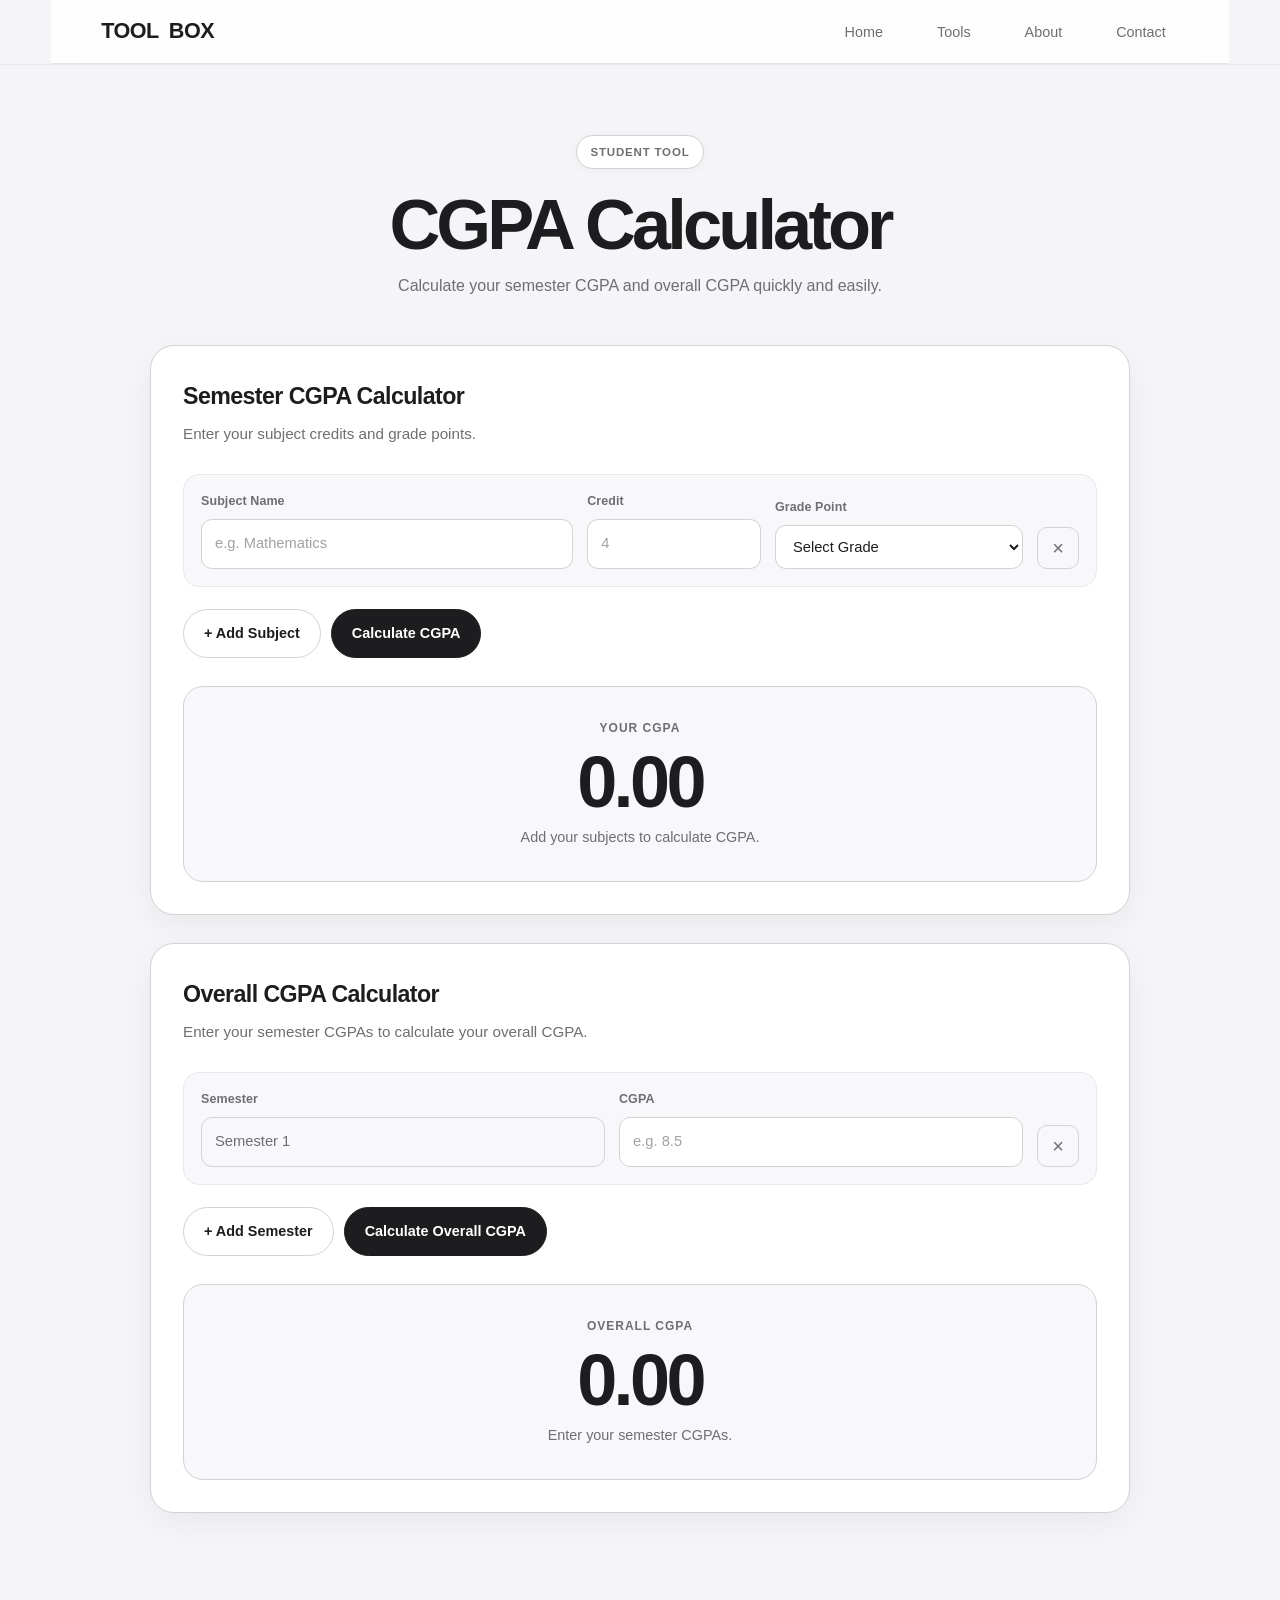
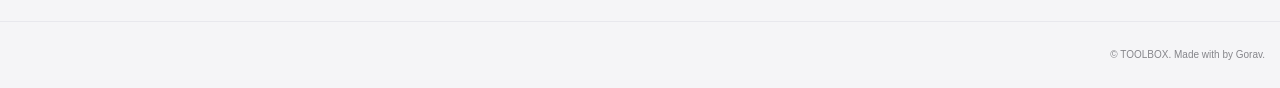
<file: tools/cgpa/cpga-calculator.html>
<!DOCTYPE html>
<html lang="en">

<head>
    <meta charset="UTF-8">
    <meta name="viewport" content="width=device-width, initial-scale=1.0">

    <title>CGPA Calculator | TOOLBOX</title>

    <!-- Main Website CSS -->
    <link rel="stylesheet" href="../../style.css">

    <!-- CGPA Calculator CSS -->
    <link rel="stylesheet" href="cgpa-calculator.css">
</head>

<body class="cgpa-page">

    <!-- Navbar -->
    <header class="header">
        <nav class="navbar">

            <a href="../../index.html" class="logo">
                TOOL<span>BOX</span>
            </a>

            <ul class="nav-links">
                <li>
                    <a href="../../index.html">Home</a>
                </li>

                <li>
                    <a href="../../index.html">Tools</a>
                </li>

                <li>
                    <a href="../../about.html">About</a>
                </li>

                <li>
                    <a href="../../index.html">Contact</a>
                </li>
            </ul>

        </nav>
    </header>


    <!-- Main Content -->
    <main class="cgpa-container">

        <section class="cgpa-hero">
            <span class="cgpa-badge">STUDENT TOOL</span>

            <h1>CGPA Calculator</h1>

            <p>
                Calculate your semester CGPA and overall CGPA quickly and easily.
            </p>
        </section>


        <!-- Calculator Card -->
        <section class="calculator-card">

            <div class="card-heading">
                <h2>Semester CGPA Calculator</h2>

                <p>
                    Enter your subject credits and grade points.
                </p>
            </div>


            <!-- Subject Rows -->
            <div id="subjects-container">

                <div class="subject-row">

                    <div class="input-group">
                        <label>Subject Name</label>
                        <input
                            type="text"
                            class="subject-name"
                            placeholder="e.g. Mathematics"
                        >
                    </div>

                    <div class="input-group">
                        <label>Credit</label>
                        <input
                            type="number"
                            class="subject-credit"
                            placeholder="4"
                            min="0"
                            step="0.5"
                        >
                    </div>

                    <div class="input-group">
                        <label>Grade Point</label>
                        <select class="subject-grade">
                            <option value="">Select Grade</option>
                            <option value="10">A+</option>
                            <option value="9">A</option>
                            <option value="8">B+</option>
                            <option value="7">B</option>
                            <option value="6">C+</option>
                            <option value="5">C</option>
                            <option value="4">D</option>
                            <option value="0">F</option>
                        </select>
                    </div>

                    <button
                        type="button"
                        class="remove-subject"
                        title="Remove Subject"
                    >
                        ×
                    </button>

                </div>

            </div>


            <!-- Buttons -->
            <div class="calculator-actions">

                <button
                    type="button"
                    id="add-subject"
                    class="secondary-btn"
                >
                    + Add Subject
                </button>

                <button
                    type="button"
                    id="calculate-cgpa"
                    class="primary-btn"
                >
                    Calculate CGPA
                </button>

            </div>


            <!-- Result -->
            <div id="result-box" class="result-box">

                <span class="result-label">
                    Your CGPA
                </span>

                <h3 id="cgpa-result">0.00</h3>

                <p id="result-message">
                    Add your subjects to calculate CGPA.
                </p>

            </div>

        </section>


        <!-- Overall CGPA Calculator -->
        <section class="calculator-card overall-card">

            <div class="card-heading">
                <h2>Overall CGPA Calculator</h2>

                <p>
                    Enter your semester CGPAs to calculate your overall CGPA.
                </p>
            </div>


            <div id="semester-container">

                <div class="semester-row">

                    <div class="input-group">
                        <label>Semester</label>
                        <input
                            type="text"
                            value="Semester 1"
                            class="semester-name"
                            readonly
                        >
                    </div>

                    <div class="input-group">
                        <label>CGPA</label>
                        <input
                            type="number"
                            class="semester-cgpa"
                            placeholder="e.g. 8.5"
                            min="0"
                            max="10"
                            step="0.01"
                        >
                    </div>

                    <button
                        type="button"
                        class="remove-semester"
                        title="Remove Semester"
                    >
                        ×
                    </button>

                </div>

            </div>


            <div class="calculator-actions">

                <button
                    type="button"
                    id="add-semester"
                    class="secondary-btn"
                >
                    + Add Semester
                </button>

                <button
                    type="button"
                    id="calculate-overall"
                    class="primary-btn"
                >
                    Calculate Overall CGPA
                </button>

            </div>


            <div id="overall-result-box" class="result-box">

                <span class="result-label">
                    Overall CGPA
                </span>

                <h3 id="overall-result">0.00</h3>

                <p id="overall-message">
                    Enter your semester CGPAs.
                </p>

            </div>

        </section>

    </main>


    <!-- Footer -->
    <footer class="cgpa-footer">
        <div class="footer-copy">

            © <span id="year"></span> TOOLBOX.
            Made with
            <i class="fa-solid fa-heart"></i>
            by Gorav.

        </div>

    </footer>


    <!-- JavaScript -->
    <script src="cgpa-calculator.js"></script>

</body>

</html>
</file>
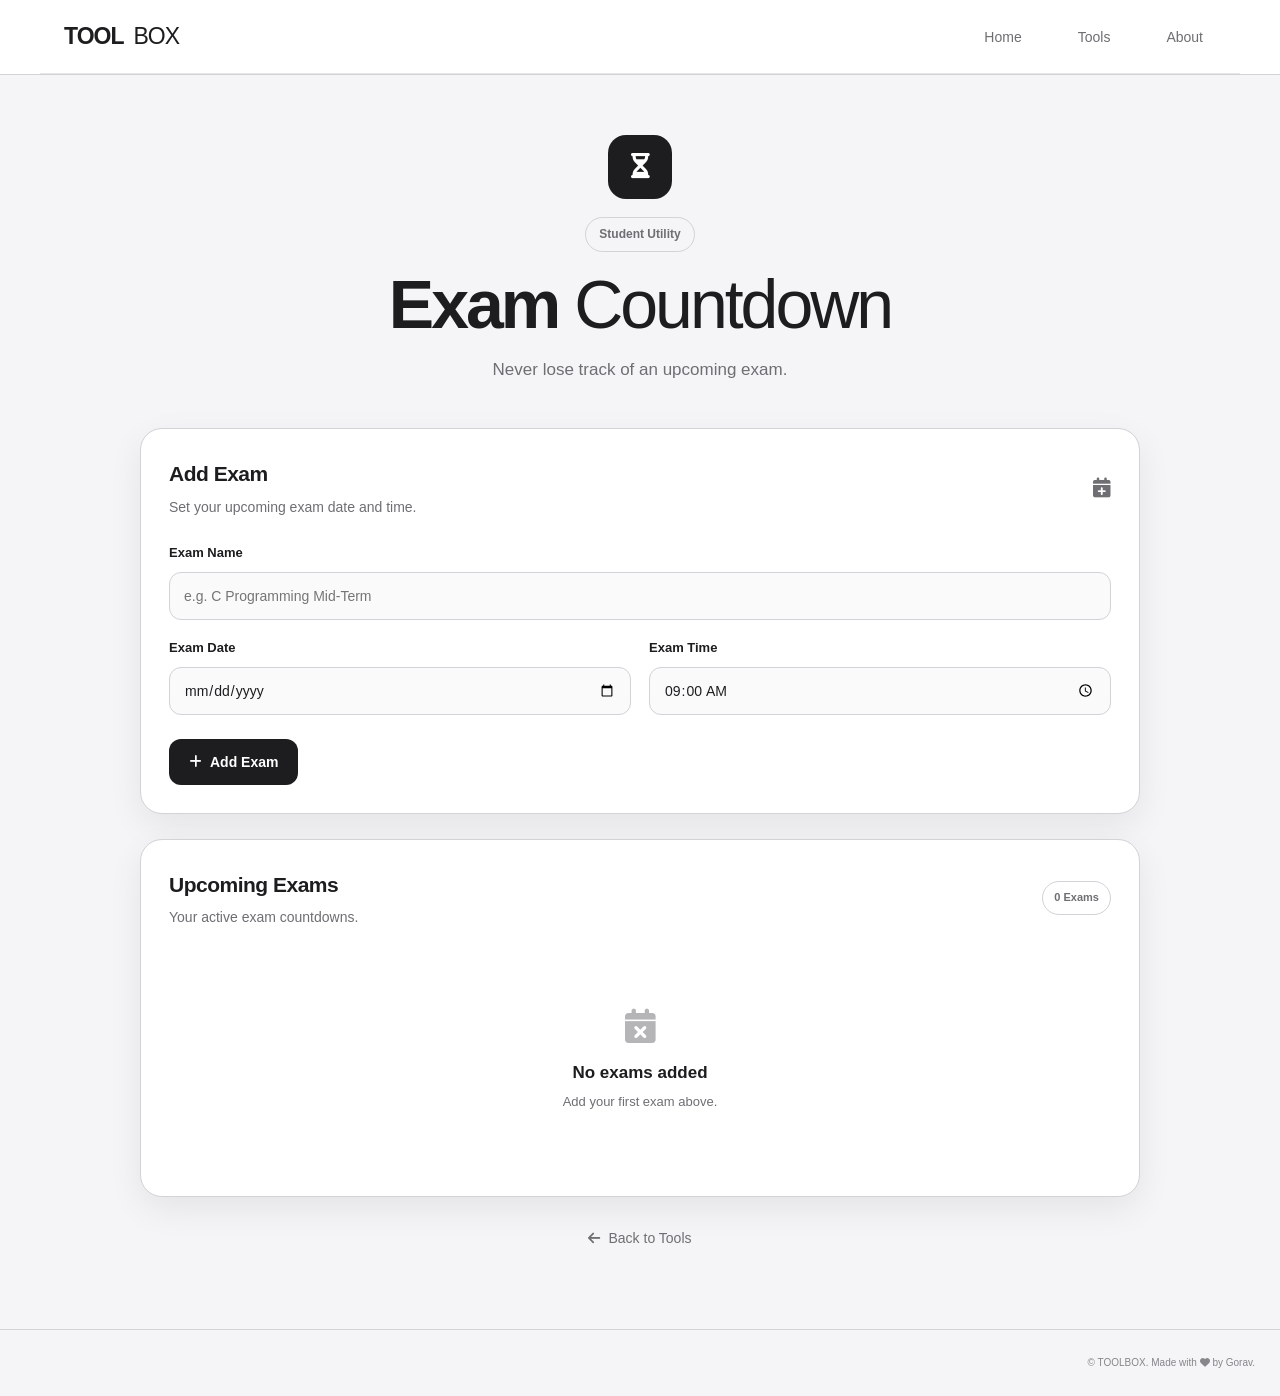
<file: tools/exam-countdown/exam-countdown.html>
<!DOCTYPE html>
<html lang="en">
<head>
  <meta charset="UTF-8">
  <meta name="viewport" content="width=device-width, initial-scale=1.0">

  <title>Exam Countdown | TOOLBOX</title>

  <link rel="stylesheet" href="../../style.css">
  <link rel="stylesheet" href="exam-countdown.css">

  <link
    rel="stylesheet"
    href="https://cdnjs.cloudflare.com/ajax/libs/font-awesome/6.5.2/css/all.min.css"
  >
</head>

<body class="exam-page">

<header class="header">
  <nav class="navbar">

    <a href="../../index.html" class="logo">
      TOOL<span>BOX</span>
    </a>

    <ul class="nav-links">
      <li><a href="../../index.html">Home</a></li>
      <li><a href="../../index.html">Tools</a></li>
      <li><a href="../../about.html">About</a></li>
    </ul>

  </nav>
</header>


<main class="exam-container">

  <!-- HERO -->

  <section class="exam-hero">

    <div class="exam-icon">
      <i class="fa-solid fa-hourglass-half"></i>
    </div>

    <span class="exam-badge">
      Student Utility
    </span>

    <h1>Exam <span>Countdown</span></h1>

    <p>
      Never lose track of an upcoming exam.
    </p>

  </section>


  <!-- ADD EXAM -->

  <section class="exam-card">

    <div class="card-heading">

      <div>
        <h2>Add Exam</h2>
        <p>Set your upcoming exam date and time.</p>
      </div>

      <i class="fa-solid fa-calendar-plus"></i>

    </div>


    <form id="examForm">

      <div class="form-grid">

        <div class="input-group full-width">

          <label for="examName">
            Exam Name
          </label>

          <input
            type="text"
            id="examName"
            placeholder="e.g. C Programming Mid-Term"
            required
          >

        </div>


        <div class="input-group">

          <label for="examDate">
            Exam Date
          </label>

          <input
            type="date"
            id="examDate"
            required
          >

        </div>


        <div class="input-group">

          <label for="examTime">
            Exam Time
          </label>

          <input
            type="time"
            id="examTime"
            value="09:00"
            required
          >

        </div>

      </div>


      <button
        type="submit"
        class="primary-btn"
      >

        <i class="fa-solid fa-plus"></i>

        Add Exam

      </button>

    </form>

  </section>


  <!-- EXAMS -->

  <section class="exam-card">

    <div class="list-header">

      <div>
        <h2>Upcoming Exams</h2>

        <p>
          Your active exam countdowns.
        </p>
      </div>

      <span id="examCount" class="exam-count">
        0 Exams
      </span>

    </div>


    <div
      id="examList"
      class="exam-list"
    ></div>


    <div
      id="emptyState"
      class="empty-state"
    >

      <i class="fa-solid fa-calendar-xmark"></i>

      <h3>No exams added</h3>

      <p>
        Add your first exam above.
      </p>

    </div>

  </section>


  <a
    href="../../index.html"
    class="back-link"
  >

    <i class="fa-solid fa-arrow-left"></i>

    Back to Tools

  </a>

</main>


<footer class="exam-footer">
   <div class="footer-copy">

            © <span id="year"></span> TOOLBOX.
            Made with
            <i class="fa-solid fa-heart"></i>
            by Gorav.

        </div>

</footer>


<script src="exam-countdown.js"></script>

</body>
</html>
</file>
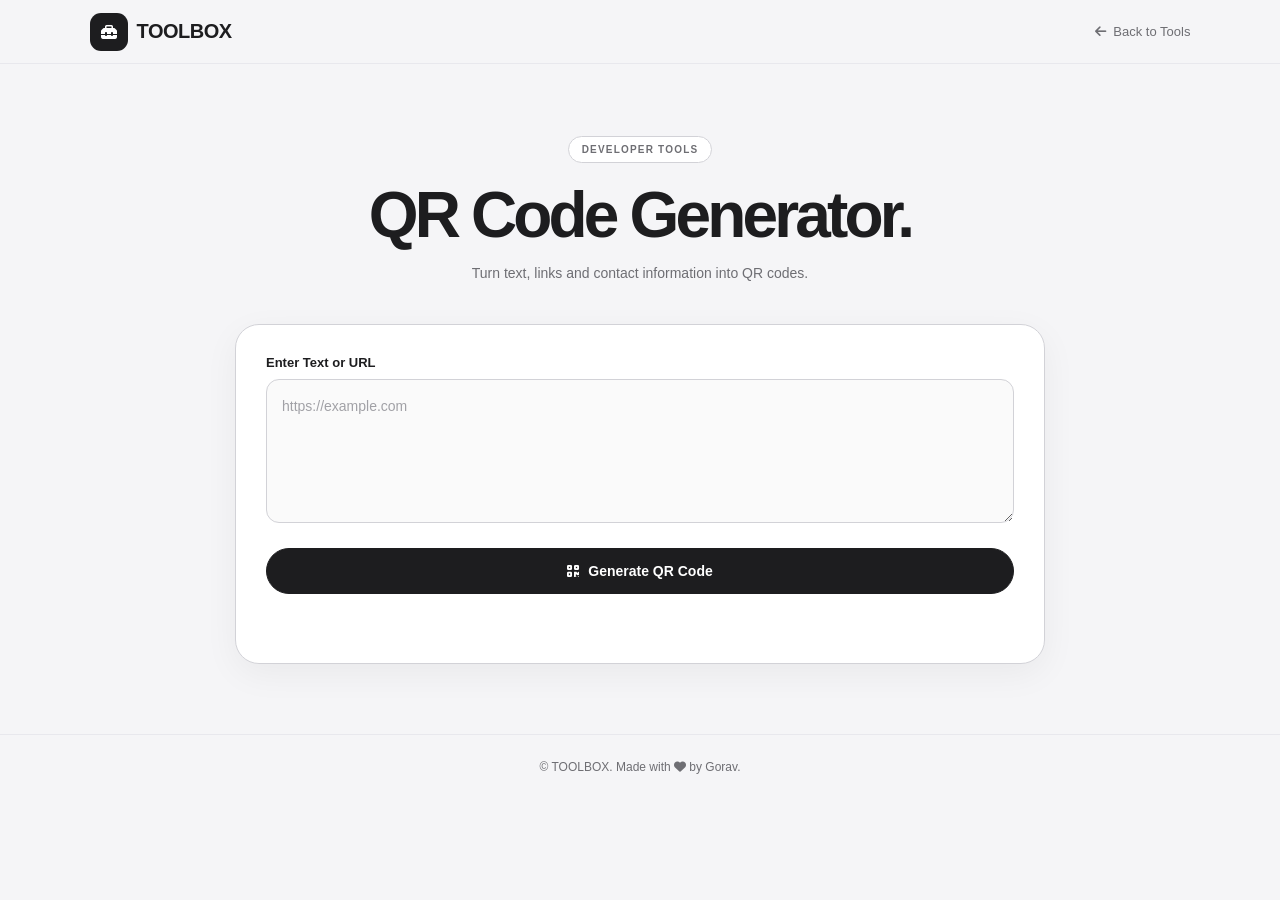
<file: tools/qr-generator/qr.html>
<!DOCTYPE html>
<html lang="en">
<head>
  <meta charset="UTF-8">
  <meta name="viewport" content="width=device-width, initial-scale=1.0">

  <title>QR Generator — TOOLBOX</title>

  <link rel="stylesheet" href="qr.css">

  <link
    rel="stylesheet"
    href="https://cdnjs.cloudflare.com/ajax/libs/font-awesome/6.5.2/css/all.min.css"
  >
</head>

<body>

  <!-- Background -->
  <div class="background">
    <div class="orb one"></div>
    <div class="orb two"></div>
    <div class="grid-bg"></div>
  </div>

  <!-- Navbar -->
  <header class="navbar">

    <a href="../../index.html" class="logo">
      <span class="logo-icon">
        <i class="fa-solid fa-toolbox"></i>
      </span>

      <span>
        TOOL<span class="purple">BOX</span>
      </span>
    </a>

    <a href="../../index.html#tools" class="back-link">
      <i class="fa-solid fa-arrow-left"></i>
      Back to Tools
    </a>

  </header>

  <!-- Main -->
  <main class="tool-page">

    <div class="tool-header">

      <span class="tool-badge">
        DEVELOPER TOOLS
      </span>

      <h1>
        QR Code <span>Generator.</span>
      </h1>

      <p>
        Turn text, links and contact information into QR codes.
      </p>

    </div>

    <section class="tool-box">

      <div class="field-group">

        <label class="field-label" for="qrInput">
          Enter Text or URL
        </label>

        <textarea
          id="qrInput"
          class="text-area"
          placeholder="https://example.com"
          rows="5"
        ></textarea>

      </div>

      <button
        class="primary-btn"
        id="generateQR"
        type="button"
      >
        <i class="fa-solid fa-qrcode"></i>
        Generate QR Code
      </button>

      <!-- Result -->
      <div class="result-box qr-result" id="qrResult">

        <div class="result-title">
          YOUR QR CODE
        </div>

        <div class="qr-wrapper">
          <div id="qrCanvas"></div>
        </div>

        <button
          class="primary-btn download-btn"
          id="downloadQR"
          type="button"
        >
          <i class="fa-solid fa-download"></i>
          Download PNG
        </button>

      </div>

      <div id="status" class="status"></div>

    </section>

  </main>

  <footer class="footer">
    <div class="footer-copy">

            © <span id="year"></span> TOOLBOX.
            Made with
            <i class="fa-solid fa-heart"></i>
            by Gorav.

        </div>

  </footer>

  <!-- QR Code Library -->
  <script src="./qrcode.min.js"></script>

  <!-- Your JavaScript -->
  <script src="./qr.js"></script>

</body>
</html>
</file>
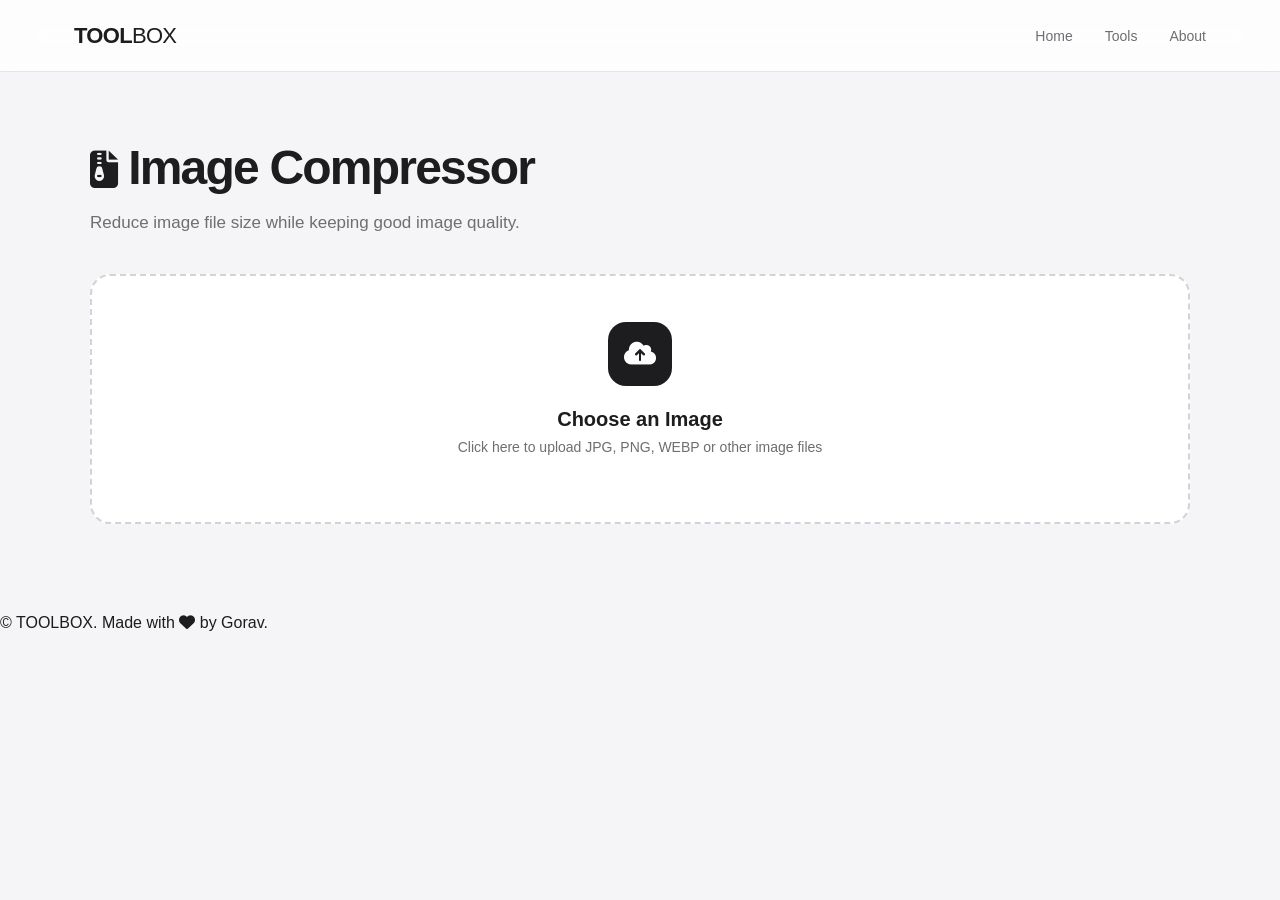
<file: tools/tools--/image-compressor.html>
<!DOCTYPE html>
<html lang="en">

<head>
    <meta charset="UTF-8">
    <meta name="viewport" content="width=device-width, initial-scale=1.0">

    <title>Image Compressor | TOOLBOX</title>

    <!-- Image Compressor CSS -->
    <link rel="stylesheet" href="image-compressor.css">

    <!-- Font Awesome -->
    <link
        rel="stylesheet"
        href="https://cdnjs.cloudflare.com/ajax/libs/font-awesome/6.5.2/css/all.min.css">
</head>

<body class="compressor-page">

    <!-- =====================================================
         NAVBAR
    ====================================================== -->

    <header class="header">
        <nav class="navbar">

            <a href="../../index.html" class="logo">
                TOOL<span>BOX</span>
            </a>

            <ul class="nav-links">
                <li>
                    <a href="../../index.html">Home</a>
                </li>

                <li>
                    <a href="../../index.html">Tools</a>
                </li>

                <li>
                    <a href="../../about.html">About</a>
                </li>
            </ul>

        </nav>
    </header>


    <!-- =====================================================
         MAIN
    ====================================================== -->

    <main>

        <section class="compressor-container">

            <!-- Heading -->

            <h1>
                <i class="fa-solid fa-file-zipper"></i>
                Image Compressor
            </h1>

            <p class="compressor-description">
                Reduce image file size while keeping good image quality.
            </p>


            <!-- =================================================
                 UPLOAD BOX
            ================================================== -->

            <div
                class="compressor-upload-box"
                id="compressorUploadBox"
            >

                <i class="fa-solid fa-cloud-arrow-up"></i>

                <h3>
                    Choose an Image
                </h3>

                <p>
                    Click here to upload JPG, PNG, WEBP or other image files
                </p>

                <input
                    type="file"
                    id="compressorInput"
                    accept="image/*"
                >

            </div>


            <!-- =================================================
                 IMAGE PREVIEW
            ================================================== -->

            <div
                class="image-preview"
                id="imagePreview"
            >

                <!--
                    Image is hidden initially.
                    JS will add the selected image here.
                -->

                <img
                    id="previewImage"
                    alt="Selected image preview"
                    style="display: none;"
                >

                <div class="image-info">

                    <h3 id="fileName">
                        No image selected
                    </h3>

                    <p id="fileInfo">
                        Select an image to preview
                    </p>

                </div>

            </div>


            <!-- =================================================
                 COMPRESSOR CONTROLS
            ================================================== -->

            <div
                class="compressor-controls"
                id="compressorControls"
            >

                <!-- Compression Quality -->

                <div class="compressor-field">

                    <div class="quality-header">

                        <label for="compressorQuality">
                            Compression Quality
                        </label>

                        <span
                            class="compressor-quality-value"
                            id="compressorQualityValue"
                        >
                            70%
                        </span>

                    </div>

                    <input
                        type="range"
                        id="compressorQuality"
                        min="10"
                        max="100"
                        value="70"
                    >

                </div>


                <!-- Output Format -->

                <div class="compressor-field">

                    <label for="compressorFormat">
                        Output Format
                    </label>

                    <select id="compressorFormat">

                        <option value="jpeg">
                            JPG
                        </option>

                        <option value="webp">
                            WEBP
                        </option>

                        <option value="png">
                            PNG
                        </option>

                    </select>

                </div>

            </div>


            <!-- =================================================
                 BUTTONS
            ================================================== -->

            <div
                class="compressor-actions"
                id="compressorActions"
            >

                <button
                    type="button"
                    class="compressor-btn primary"
                    id="compressBtn"
                >

                    <i class="fa-solid fa-compress"></i>

                    Compress Image

                </button>


                <button
                    type="button"
                    class="compressor-btn secondary"
                    id="resetCompressorBtn"
                >

                    <i class="fa-solid fa-rotate-left"></i>

                    Reset

                </button>

            </div>


            <!-- =================================================
                 PROGRESS BAR
            ================================================== -->

            <div
                class="compressor-progress"
                id="compressorProgress"
            >

                <div
                    class="compressor-progress-bar"
                    id="compressorProgressBar"
                ></div>

            </div>


            <!-- =================================================
                 RESULT
            ================================================== -->

            <div
                class="compressor-result"
                id="compressorResult"
            >

                <h3>
                    <i class="fa-solid fa-circle-check"></i>
                    Image Compressed Successfully
                </h3>


                <div class="result-image-container">

                    <img
                        id="compressorResultImage"
                        alt="Compressed image preview"
                    >

                </div>


                <p
                    class="compressor-info"
                    id="compressorResultInfo"
                ></p>


                <a
                    href="#"
                    id="compressorDownload"
                    class="compressor-download"
                    download
                >

                    <i class="fa-solid fa-download"></i>

                    Download Image

                </a>

            </div>

        </section>

    </main>


    <!-- =====================================================
         FOOTER
    ====================================================== -->

    <footer class="footer">

        <div class="footer-copy">

            © <span id="year"></span> TOOLBOX.
            Made with
            <i class="fa-solid fa-heart"></i>
            by Gorav.

        </div>


    </footer>


    <!-- =====================================================
         JAVASCRIPT
    ====================================================== -->

    <script src="image-compressor.js"></script>

</body>

</html>
</file>
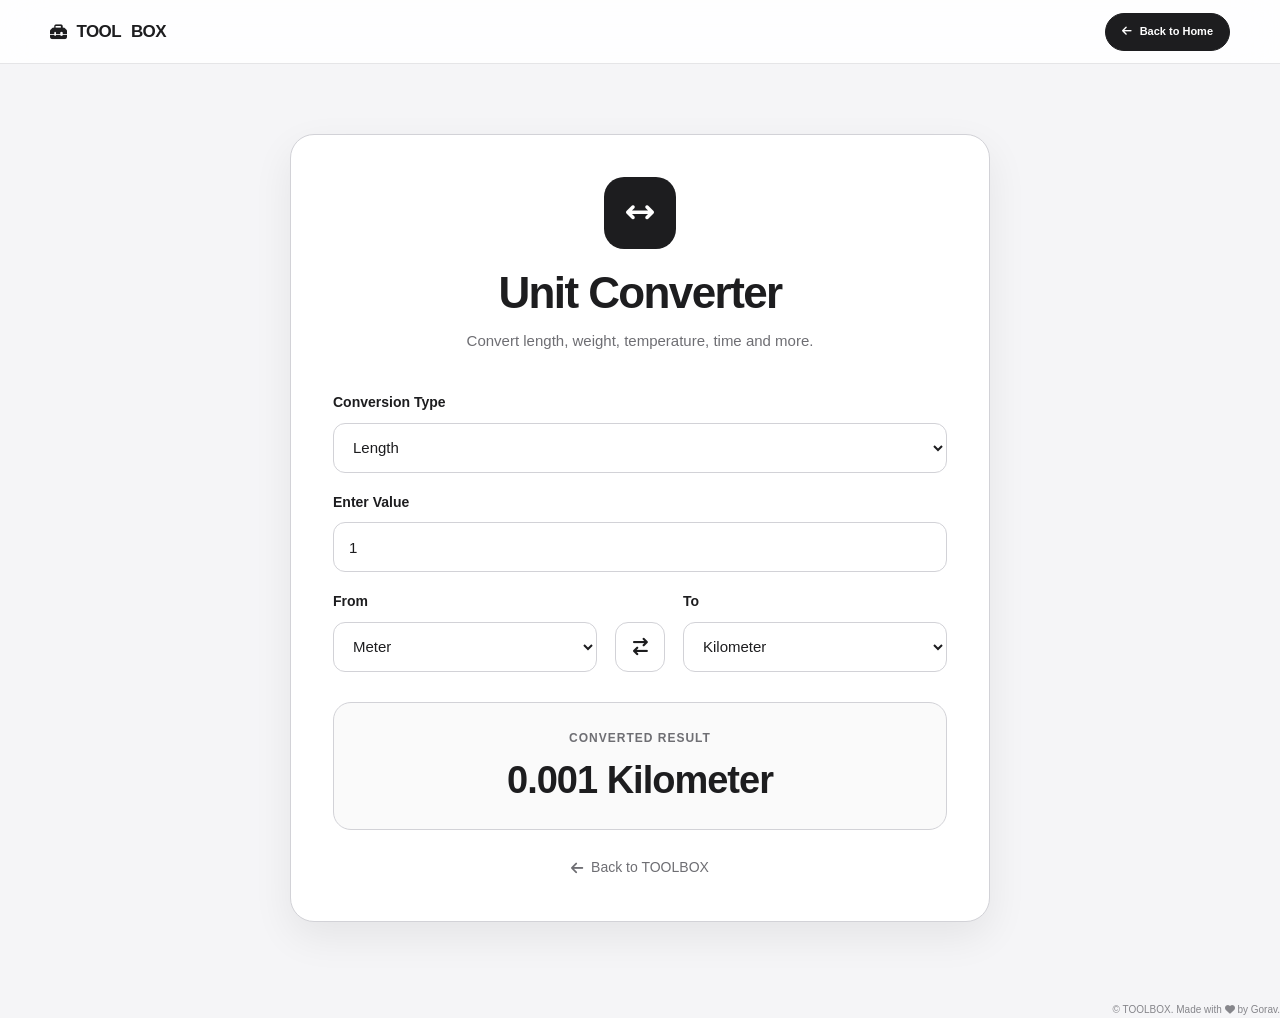
<file: tools/unit/unit.html>
<!DOCTYPE html>
<html lang="en">
<head>
  <meta charset="UTF-8">
  <meta name="viewport" content="width=device-width, initial-scale=1.0">

  <title>Unit Converter — TOOLBOX</title>

  <!-- Main website CSS -->
  <link rel="stylesheet" href="../../style.css">

  <!-- Unit Converter CSS -->
  <link rel="stylesheet" href="unit.css">

  <!-- Font Awesome -->
  <link
    rel="stylesheet"
    href="https://cdnjs.cloudflare.com/ajax/libs/font-awesome/6.5.2/css/all.min.css"
  >
</head>

<body>

  <div class="background" aria-hidden="true">
    <div class="orb orb-one"></div>
    <div class="orb orb-two"></div>
    <div class="grid-bg"></div>
  </div>

  <header class="navbar">
    <a href="../../index.html" class="logo">
      <i class="fa-solid fa-toolbox"></i>
      TOOL<span>BOX</span>
    </a>

    <a href="../../index.html" class="nav-cta">
      <i class="fa-solid fa-arrow-left"></i>
      Back to Home
    </a>
  </header>

  <main class="converter-page">

    <section class="converter-card">

      <div class="converter-header">
        <div class="tool-symbol">
          <i class="fa-solid fa-arrows-left-right"></i>
        </div>

        <h1>Unit Converter</h1>

        <p>
          Convert length, weight, temperature, time and more.
        </p>
      </div>

      <div class="converter-form">

        <div class="form-group full-width">
          <label for="category">Conversion Type</label>

          <select id="category">
            <option value="length">Length</option>
            <option value="weight">Weight</option>
            <option value="temperature">Temperature</option>
            <option value="time">Time</option>
            <option value="area">Area</option>
            <option value="volume">Volume</option>
            <option value="speed">Speed</option>
            <option value="data">Data</option>
          </select>
        </div>

        <div class="form-group full-width">
          <label for="amount">Enter Value</label>

          <input
            type="number"
            id="amount"
            value="1"
            placeholder="Enter value"
          >
        </div>

        <div class="form-group">
          <label for="fromUnit">From</label>
          <select id="fromUnit"></select>
        </div>

        <button
          class="swap-btn"
          id="swapBtn"
          type="button"
          aria-label="Swap units"
        >
          <i class="fa-solid fa-arrow-right-arrow-left"></i>
        </button>

        <div class="form-group">
          <label for="toUnit">To</label>
          <select id="toUnit"></select>
        </div>

      </div>

      <div class="result-box">
        <span>Converted Result</span>
        <strong id="result">Loading...</strong>
      </div>

      <a href="../../index.html" class="back-link">
        <i class="fa-solid fa-arrow-left"></i>
        Back to TOOLBOX
      </a>

    </section>

  </main>
<footer>
 <div class="footer-copy">

            © <span id="year"></span> TOOLBOX.
            Made with
            <i class="fa-solid fa-heart"></i>
            by Gorav.

        </div>

</footer>
   
  <script src="unit.js"></script>

</body>
</html>
</file>
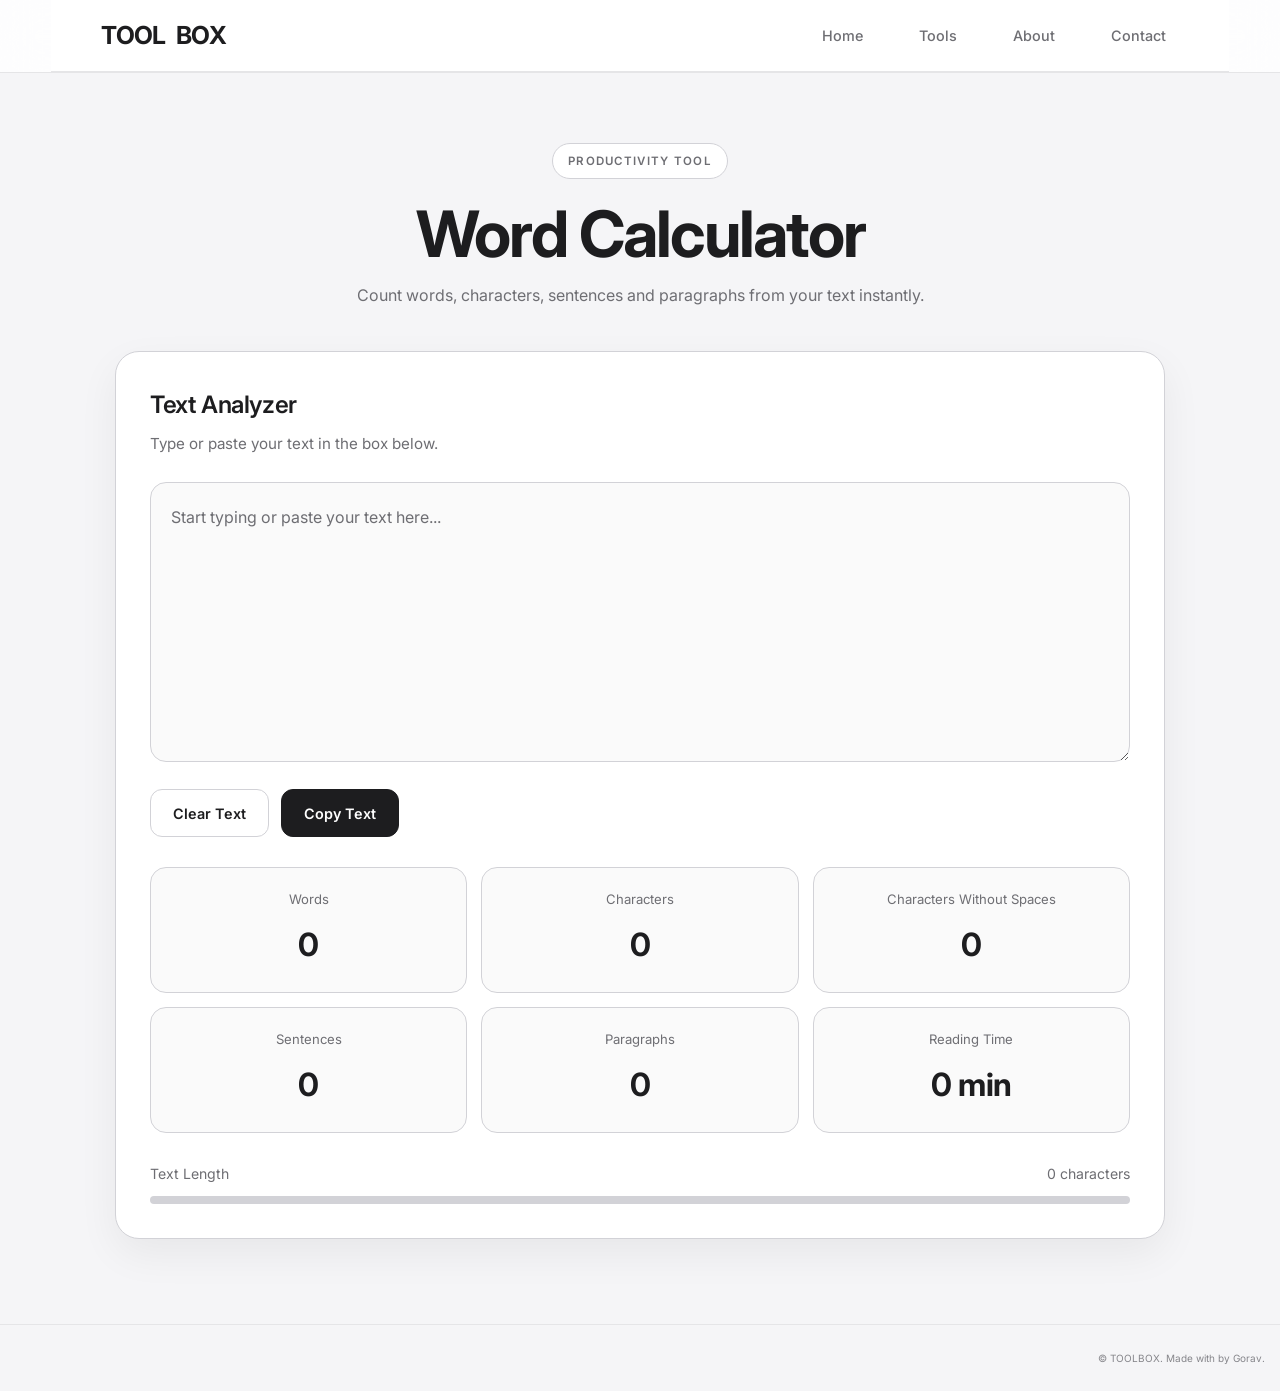
<file: tools/word/word-counter.html>
<!DOCTYPE html>
<html lang="en">

<head>
    <meta charset="UTF-8">
    <meta name="viewport" content="width=device-width, initial-scale=1.0">

    <title>Word Calculator | TOOLBOX</title>

    <!-- Main Website CSS -->
    <link rel="stylesheet" href="../../style.css">

    <!-- Word Calculator CSS -->
    <link rel="stylesheet" href="word-counter.css">
</head>

<body class="word-page">

    <!-- Navbar -->
    <header class="header">
        <nav class="navbar">

            <a href="../../index.html" class="logo">
                TOOL<span>BOX</span>
            </a>

            <ul class="nav-links">
                <li>
                    <a href="../../index.html">Home</a>
                </li>

                <li>
                    <a href="../../index.html">Tools</a>
                </li>

                <li>
                    <a href="../../about.html">About</a>
                </li>

                <li>
                    <a href="../../index.html">Contact</a>
                </li>
            </ul>

        </nav>
    </header>


    <!-- Main Content -->
    <main class="word-container">

        <!-- Hero Section -->
        <section class="word-hero">

            <span class="word-badge">PRODUCTIVITY TOOL</span>

            <h1>Word Calculator</h1>

            <p>
                Count words, characters, sentences and paragraphs
                from your text instantly.
            </p>

        </section>


        <!-- Calculator Card -->
        <section class="word-card">

            <div class="card-header">
                <h2>Text Analyzer</h2>

                <p>
                    Type or paste your text in the box below.
                </p>
            </div>


            <!-- Text Area -->
            <textarea
                id="text-input"
                placeholder="Start typing or paste your text here..."
            ></textarea>


            <!-- Buttons -->
            <div class="word-actions">

                <button
                    type="button"
                    id="clear-text"
                    class="secondary-btn"
                >
                    Clear Text
                </button>

                <button
                    type="button"
                    id="copy-text"
                    class="primary-btn"
                >
                    Copy Text
                </button>

            </div>


            <!-- Statistics -->
            <div class="stats-grid">

                <div class="stat-box">
                    <span class="stat-title">Words</span>
                    <strong id="word-count">0</strong>
                </div>

                <div class="stat-box">
                    <span class="stat-title">Characters</span>
                    <strong id="character-count">0</strong>
                </div>

                <div class="stat-box">
                    <span class="stat-title">Characters Without Spaces</span>
                    <strong id="character-no-space-count">0</strong>
                </div>

                <div class="stat-box">
                    <span class="stat-title">Sentences</span>
                    <strong id="sentence-count">0</strong>
                </div>

                <div class="stat-box">
                    <span class="stat-title">Paragraphs</span>
                    <strong id="paragraph-count">0</strong>
                </div>

                <div class="stat-box">
                    <span class="stat-title">Reading Time</span>
                    <strong id="reading-time">0 min</strong>
                </div>

            </div>


            <!-- Progress -->
            <div class="progress-section">

                <div class="progress-heading">
                    <span>Text Length</span>
                    <span id="text-length">0 characters</span>
                </div>

                <div class="progress-bar">
                    <div id="progress-fill"></div>
                </div>

            </div>

        </section>

    </main>


    <!-- Footer -->
    <footer class="word-footer">
        <div class="footer-copy">

            © <span id="year"></span> TOOLBOX.
            Made with
            <i class="fa-solid fa-heart"></i>
            by Gorav.

        </div>

    </footer>


    <!-- JavaScript -->
    <script src="word-counter.js"></script>

</body>

</html>
</file>
<file: style.css>
/* =========================================================
   TOOLBOX
   Apple Inspired Minimal UI
   Light / Dark Mode
========================================================= */

@import url('https://fonts.googleapis.com/css2?family=Inter:wght@400;500;600;700;800&display=swap');


/* =========================================================
   ROOT
========================================================= */

:root {
    --bg: #f5f5f7;
    --surface: #ffffff;
    --surface-2: #fafafa;

    --text: #1d1d1f;
    --text-secondary: #6e6e73;
    --text-tertiary: #86868b;

    --border: #d2d2d7;
    --border-light: #e5e5e7;

    --button: #1d1d1f;
    --button-text: #ffffff;

    --hover: #f2f2f2;

    --success: #1d1d1f;

    --nav-bg: rgba(255, 255, 255, 0.88);

    --shadow-small: 0 4px 15px rgba(0, 0, 0, 0.05);
    --shadow-medium: 0 12px 35px rgba(0, 0, 0, 0.08);

    --radius: 16px;

    --transition: 0.3s ease;
}


/* =========================================================
   DARK MODE
========================================================= */

body.dark-mode {

    --bg: #000000;
    --surface: #111111;
    --surface-2: #161616;

    --text: #f5f5f7;
    --text-secondary: #a1a1a6;
    --text-tertiary: #86868b;

    --border: #2c2c2e;
    --border-light: #242424;

    --button: #ffffff;
    --button-text: #000000;

    --hover: #1c1c1e;

    --success: #ffffff;

    --nav-bg: rgba(0, 0, 0, 0.88);

    --shadow-small: 0 4px 20px rgba(0, 0, 0, 0.35);
    --shadow-medium: 0 15px 45px rgba(0, 0, 0, 0.45);
}


/* =========================================================
   RESET
========================================================= */

* {
    margin: 0;
    padding: 0;
    box-sizing: border-box;
}

html {
    scroll-behavior: smooth;
    scroll-padding-top: 80px;
}

body {
    min-height: 100vh;
    overflow-x: hidden;

    background: var(--bg);
    color: var(--text);

    font-family:
        Inter,
        -apple-system,
        BlinkMacSystemFont,
        "Segoe UI",
        sans-serif;

    line-height: 1.6;

    transition:
        background-color 0.35s ease,
        color 0.35s ease;
}

body,
button,
input,
.navbar,
.tool-card,
.search-box,
.filter-btn,
.cta-section,
.tool-modal,
.nav-links {
    transition:
        background-color 0.3s ease,
        color 0.3s ease,
        border-color 0.3s ease,
        box-shadow 0.3s ease;
}

a {
    color: inherit;
    text-decoration: none;
}

button,
input {
    font: inherit;
}

button {
    color: inherit;
}


/* =========================================================
   REMOVE OLD BACKGROUND / DASHBOARD
========================================================= */

.background,
.grid-bg,
.orb,
.visual-glow,
.hero-visual,
.dashboard-preview,
.floating-card {
    display: none !important;
}


/* =========================================================
   NAVBAR
========================================================= */

.navbar {

    position: sticky;
    top: 0;

    z-index: 1000;

    width: 100%;
    min-height: 64px;

    display: flex;
    align-items: center;
    justify-content: space-between;

    padding:
        0
        max(24px, calc((100% - 1180px) / 2));

    gap: 20px;

    border: 0;
    border-bottom: 1px solid var(--border-light);

    border-radius: 0;

    background: var(--nav-bg);

    backdrop-filter:
        saturate(180%)
        blur(20px);

    -webkit-backdrop-filter:
        saturate(180%)
        blur(20px);
}


/* =========================================================
   LOGO
========================================================= */

.logo {

    display: flex;
    align-items: center;

    gap: 10px;

    color: var(--text);

    font-size: 17px;
    font-weight: 800;

    letter-spacing: -0.6px;

    white-space: nowrap;
}

.logo-icon {

    width: 32px;
    height: 32px;

    display: grid;
    place-items: center;

    border: 1.5px solid var(--text);

    border-radius: 9px;

    background: var(--surface);

    color: var(--text);
}

.purple {
    color: var(--text) !important;
}


/* =========================================================
   NAV LINKS
========================================================= */

.nav-links {

    display: flex;
    align-items: center;

    gap: 3px;
}

.nav-links a {

    position: relative;

    padding: 8px 13px;

    border-radius: 9px;

    color: var(--text-secondary);

    font-size: 12px;
    font-weight: 500;

    transition: var(--transition);
}

.nav-links a:hover,
.nav-links a.active {

    color: var(--text);

    background: var(--hover);
}

.nav-links a.active::after {
    display: none;
}


/* =========================================================
   NAV ACTIONS
========================================================= */

.nav-actions {

    display: flex;
    align-items: center;

    gap: 7px;
}


/* Theme button */

.theme-btn {

    width: 36px;
    height: 36px;

    display: grid;
    place-items: center;

    border: 1px solid transparent;

    border-radius: 50%;

    background: transparent;

    color: var(--text);

    cursor: pointer;

    font-size: 14px;

    transition: var(--transition);
}

.theme-btn:hover {
    background: var(--hover);
}


/* Menu button */

.menu-btn {

    width: 36px;
    height: 36px;

    display: none;
    place-items: center;

    border: 0;

    border-radius: 50%;

    background: transparent;

    color: var(--text);

    cursor: pointer;
}

.menu-btn:hover {
    background: var(--hover);
}


/* =========================================================
   NAV CTA
========================================================= */

.nav-cta,
.primary-btn {

    display: inline-flex;
    align-items: center;
    justify-content: center;

    gap: 8px;

    min-height: 38px;

    padding: 8px 16px;

    border: 1px solid var(--button);

    border-radius: 999px;

    background: var(--button);

    color: var(--button-text);

    font-size: 11px;
    font-weight: 700;

    cursor: pointer;

    box-shadow: none;

    transition: var(--transition);
}

.nav-cta:hover,
.primary-btn:hover {

    transform: translateY(-2px);

    opacity: 0.85;
}


/* =========================================================
   HERO
========================================================= */

.hero {

    width: min(1040px, calc(100% - 40px));

    min-height: auto;

    margin: 0 auto;

    padding: 135px 0 110px;

    display: block;

    text-align: center;
}

.hero-content {

    position: relative;

    display: flex;
    flex-direction: column;
    align-items: center;

    z-index: 2;
}


/* =========================================================
   HERO BADGE
========================================================= */

.hero-badge {

    width: max-content;

    display: flex;
    align-items: center;

    gap: 8px;

    margin-bottom: 24px;

    padding: 7px 12px;

    border: 1px solid var(--border);

    border-radius: 999px;

    background: var(--surface);

    color: var(--text-secondary);

    font-size: 9px;
    font-weight: 700;

    letter-spacing: 1px;
}

.status-dot {

    width: 6px;
    height: 6px;

    border-radius: 50%;

    background: var(--text);

    box-shadow: none;
}


/* =========================================================
   HERO TITLE
========================================================= */

.hero h1 {

    max-width: 900px;

    color: var(--text);

    font-size: clamp(48px, 7vw, 82px);

    line-height: 1.02;

    letter-spacing: -4.5px;

    font-weight: 700;
}

.gradient-text {

    color: var(--text);

    background: none;

    -webkit-background-clip: initial;
    background-clip: initial;

    -webkit-text-fill-color: initial;
}


/* =========================================================
   HERO DESCRIPTION
========================================================= */

.hero-description {

    max-width: 620px;

    margin: 24px auto 0;

    color: var(--text-secondary);

    font-size: 15px;

    line-height: 1.75;
}


/* =========================================================
   SEARCH
========================================================= */

.search-box {

    width: min(590px, 100%);

    min-height: 52px;

    display: flex;
    align-items: center;

    gap: 10px;

    margin-top: 30px;

    padding: 0 14px;

    border: 1px solid var(--border);

    border-radius: 13px;

    background: var(--surface);

    box-shadow: var(--shadow-small);
}

.search-box:focus-within {

    border-color: var(--text-tertiary);

    box-shadow:
        0 0 0 4px
        rgba(128, 128, 128, 0.08);
}

.search-icon {
    color: var(--text-tertiary);
}

.search-box input {

    min-width: 0;

    flex: 1;

    border: 0;
    outline: 0;

    background: transparent;

    color: var(--text);

    font-size: 13px;
}

.search-box input::placeholder {
    color: var(--text-tertiary);
}


/* Search shortcut */

.search-shortcut {

    padding: 4px 7px;

    border: 1px solid var(--border);

    border-radius: 6px;

    background: var(--surface-2);

    color: var(--text-tertiary);

    font-size: 10px;
}


/* Search button hidden */

#searchBtn {
    display: none !important;
}


/* =========================================================
   QUICK SEARCH
========================================================= */

.quick-search {

    display: flex;
    flex-wrap: wrap;

    align-items: center;
    justify-content: center;

    gap: 7px;

    margin-top: 14px;
}

.quick-search > span {

    color: var(--text-tertiary);

    font-size: 10px;
    font-weight: 600;
}

.quick-search button {

    padding: 6px 10px;

    border: 0;

    border-radius: 7px;

    background: var(--hover);

    color: var(--text-secondary);

    font-size: 10px;

    cursor: pointer;

    transition: var(--transition);
}

.quick-search button:hover {

    background: var(--border);

    color: var(--text);
}


/* =========================================================
   HERO STATS
========================================================= */

.hero-stats {

    display: flex;
    align-items: center;
    justify-content: center;

    gap: 30px;

    margin-top: 45px;
}

.hero-stats > div:not(.stat-line) {

    display: flex;
    flex-direction: column;

    gap: 1px;
}

.hero-stats strong {

    color: var(--text);

    font-size: 21px;

    line-height: 1.2;
}

.hero-stats strong span {
    color: var(--text);
}

.hero-stats small {

    color: var(--text-tertiary);

    font-size: 10px;
}

.stat-line {

    width: 1px;
    height: 30px;

    background: var(--border);
}


/* =========================================================
   TOOLS SECTION
========================================================= */

.tools-section {

    width: min(1180px, calc(100% - 40px));

    margin: 0 auto;

    padding: 95px 0 115px;

    position: relative;

    z-index: 5;
}


/* =========================================================
   SECTION HEADING
========================================================= */

.section-heading {

    display: flex;
    align-items: flex-end;
    justify-content: space-between;

    gap: 40px;

    margin-bottom: 30px;

    padding-bottom: 20px;

    border-bottom: 1px solid var(--border);
}

.section-label {

    display: inline-block;

    color: var(--text-secondary);

    font-size: 9px;
    font-weight: 800;

    letter-spacing: 1.7px;
}

.section-heading h2,
.cta-content h2 {

    margin-top: 9px;

    color: var(--text);

    font-size: clamp(31px, 4vw, 46px);

    line-height: 1.1;

    letter-spacing: -2px;
}

.section-heading h2 span,
.cta-content h2 span {
    color: var(--text-secondary);
}

.section-heading > p {

    max-width: 410px;

    color: var(--text-secondary);

    font-size: 12px;

    line-height: 1.8;
}


/* =========================================================
   FILTERS
========================================================= */

.filter-row {

    display: flex;
    align-items: center;
    justify-content: space-between;

    gap: 20px;

    margin-bottom: 18px;
}

.filter-buttons {

    display: flex;
    flex-wrap: wrap;

    gap: 6px;
}

.filter-btn {

    padding: 7px 12px;

    border: 1px solid var(--border);

    border-radius: 999px;

    background: var(--surface);

    color: var(--text-secondary);

    font-size: 9px;
    font-weight: 600;

    cursor: pointer;

    transition: var(--transition);
}

.filter-btn:hover {

    color: var(--text);

    border-color: var(--text-tertiary);

    background: var(--surface);
}

.filter-btn.active {

    color: var(--button-text);

    border-color: var(--button);

    background: var(--button);
}

.results-count {

    color: var(--text-tertiary);

    font-size: 10px;

    white-space: nowrap;
}


/* =========================================================
   TOOL GRID
========================================================= */

.tools-grid {

    display: grid;

    grid-template-columns:
        repeat(3, minmax(0, 1fr));

    gap: 14px;

    visibility: visible;

    opacity: 1;
}


/* =========================================================
   TOOL CARD
========================================================= */

.tool-card {

    position: relative;

    min-height: 205px;

    padding: 22px;

    display: flex;
    flex-direction: column;

    border: 1px solid var(--border);

    border-radius: 16px;

    background: var(--surface);

    color: var(--text);

    overflow: hidden;

    transition: var(--transition);
}

.tool-card:hover {

    transform: translateY(-4px);

    border-color: var(--text-tertiary);

    box-shadow: var(--shadow-medium);
}


/* =========================================================
   CARD TOP
========================================================= */

.card-top {

    display: flex;
    align-items: center;
    justify-content: space-between;

    gap: 10px;
}


/* =========================================================
   TOOL ICON
========================================================= */

.tool-icon {

    width: 40px;
    height: 40px;

    display: grid;
    place-items: center;

    border-radius: 11px;

    background: var(--hover);

    color: var(--text);

    font-size: 14px;
}


/* =========================================================
   TOOL TAG
========================================================= */

.tool-tag {

    padding: 5px 8px;

    border: 0;

    border-radius: 999px;

    background: var(--hover);

    color: var(--text-secondary);

    font-size: 8px;
    font-weight: 700;

    letter-spacing: .6px;
}


/* =========================================================
   TOOL CONTENT
========================================================= */

.tool-card h3 {

    margin: 19px 0 7px;

    color: var(--text);

    font-size: 16px;

    line-height: 1.25;
}

.tool-card p {

    color: var(--text-secondary);

    font-size: 11px;

    line-height: 1.7;
}


/* =========================================================
   CARD BOTTOM
========================================================= */

.card-bottom {

    display: flex;
    align-items: center;
    justify-content: space-between;

    gap: 10px;

    margin-top: auto;

    padding-top: 18px;
}

.tool-status {

    display: flex;
    align-items: center;

    gap: 6px;

    color: var(--text-tertiary);

    font-size: 9px;
}

.tool-status i {
    color: var(--success);
    font-size: 8px;
}


/* =========================================================
   OPEN TOOL BUTTON
========================================================= */

.open-tool {

    width: 32px;
    height: 32px;

    display: grid;
    place-items: center;

    border: 1px solid var(--border);

    border-radius: 50%;

    background: var(--surface);

    color: var(--text);

    cursor: pointer;

    transition: var(--transition);
}

.open-tool:hover {

    color: var(--button-text);

    border-color: var(--button);

    background: var(--button);
}


/* =========================================================
   NO RESULTS
========================================================= */

.no-results {

    display: none;

    padding: 60px 20px;

    text-align: center;

    border: 1px solid var(--border);

    border-radius: 18px;

    background: var(--surface);

    color: var(--text-secondary);
}

.no-results i {

    color: var(--text);

    font-size: 25px;
}

.no-results h3 {

    margin: 10px 0 5px;

    color: var(--text);
}

.no-results p {

    margin-bottom: 15px;

    font-size: 12px;
}

#resetSearch {

    padding: 9px 15px;

    border: 1px solid var(--button);

    border-radius: 999px;

    background: var(--button);

    color: var(--button-text);

    cursor: pointer;
}


/* =========================================================
   CTA
========================================================= */

.cta-section {

    width: min(1180px, calc(100% - 40px));

    min-height: 260px;

    margin: 0 auto 100px;

    padding: 50px 55px;

    display: flex;
    align-items: center;
    justify-content: space-between;

    gap: 40px;

    border: 0;

    border-radius: 22px;

    background: var(--button);

    color: var(--button-text);
}

.cta-content h2 {
    color: var(--button-text);
}

.cta-content h2 span {
    color: var(--text-tertiary);
}

.cta-content p {

    max-width: 560px;

    margin: 16px 0 24px;

    color: var(--text-secondary);

    font-size: 12px;

    line-height: 1.8;
}

.cta-content .primary-btn {

    background: var(--button-text);

    color: var(--button);

    border-color: var(--button-text);
}


/* =========================================================
   CTA SYMBOL
========================================================= */

.cta-symbol {

    width: 145px;
    height: 145px;

    flex: 0 0 145px;

    display: grid;
    place-items: center;

    border: 1px solid var(--border);

    border-radius: 36px;

    background: var(--bg);

    color: var(--text);

    font-size: 60px;

    box-shadow: none;
}


/* =========================================================
   FOOTER
========================================================= */

.footer {

    width: min(1180px, calc(100% - 40px));

    margin: 0 auto;

    padding: 30px 0 25px;

    display: grid;

    grid-template-columns:
        1.2fr .7fr 1fr;

    align-items: end;

    gap: 30px;

    border-top: 1px solid var(--border);
}

.footer-brand p,
.footer-links a,
.footer-copy {

    color: var(--text-tertiary);

    font-size: 10px;
}

.footer-brand p {
    margin-top: 8px;
}

.footer-links {

    display: flex;

    justify-content: center;

    gap: 20px;
}

.footer-links a:hover {
    color: var(--text);
}

.footer-copy {
    text-align: right;
}


/* =========================================================
   MODAL
========================================================= */

.modal-overlay {

    position: fixed;

    inset: 0;

    z-index: 2000;

    display: none;

    align-items: center;
    justify-content: center;

    padding: 20px;

    background: rgba(0, 0, 0, .45);

    backdrop-filter: blur(14px);
}

.modal-overlay.show,
.modal-overlay.active {
    display: flex;
}

.tool-modal {

    position: relative;

    width: min(480px, 100%);

    padding: 35px;

    border: 1px solid var(--border);

    border-radius: 20px;

    background: var(--surface);

    color: var(--text);

    box-shadow:
        0 25px 70px
        rgba(0, 0, 0, .25);
}

.modal-close {

    position: absolute;

    top: 14px;
    right: 14px;

    width: 34px;
    height: 34px;

    display: grid;
    place-items: center;

    border: 0;

    border-radius: 50%;

    background: var(--hover);

    color: var(--text);

    cursor: pointer;
}

.modal-icon {

    width: 50px;
    height: 50px;

    display: grid;
    place-items: center;

    margin-bottom: 18px;

    border-radius: 13px;

    background: var(--hover);

    color: var(--text);

    font-size: 18px;
}

.tool-modal h2 {

    margin: 7px 0 10px;

    color: var(--text);

    font-size: 27px;
}

.tool-modal > p {

    color: var(--text-secondary);

    font-size: 12px;

    line-height: 1.75;
}

.modal-note {

    display: flex;

    gap: 10px;

    margin: 20px 0;

    padding: 12px;

    border: 1px solid var(--border);

    border-radius: 11px;

    background: var(--surface-2);

    color: var(--text-secondary);

    font-size: 10px;

    line-height: 1.6;
}

.modal-note i {
    color: var(--text);
}


/* =========================================================
   MOBILE
========================================================= */

@media (max-width: 1050px) {

    .tools-grid {
        grid-template-columns:
            repeat(2, minmax(0, 1fr));
    }
}


@media (max-width: 760px) {

    .navbar {

        width: 100%;

        padding: 0 18px;
    }

    .nav-links {

        position: absolute;

        top: 64px;

        left: 12px;
        right: 12px;

        display: none;

        flex-direction: column;
        align-items: stretch;

        padding: 8px;

        border: 1px solid var(--border);

        border-radius: 14px;

        background: var(--surface);

        box-shadow: var(--shadow-medium);
    }

    .nav-links.open {
        display: flex;
    }

    .nav-links a {
        padding: 11px 12px;
    }

    .nav-cta {
        display: none;
    }

    .menu-btn {
        display: grid;
    }


    .hero {

        width: calc(100% - 30px);

        padding: 105px 0 85px;
    }

    .hero h1 {

        font-size:
            clamp(43px, 12vw, 62px);

        letter-spacing: -3px;
    }

    .hero-description {
        font-size: 13px;
    }

    .search-box {
        width: 100%;
    }

    .search-shortcut {
        display: none;
    }

    .hero-stats {
        gap: 20px;
    }


    .tools-section {

        width: calc(100% - 30px);

        padding: 75px 0 85px;
    }

    .section-heading {

        flex-direction: column;

        align-items: flex-start;

        gap: 13px;
    }

    .filter-row {

        align-items: flex-start;

        flex-direction: column;

        gap: 12px;
    }

    .tools-grid {
        grid-template-columns: 1fr;
    }


    .cta-section {

        width: calc(100% - 30px);

        margin-bottom: 65px;

        padding: 38px 27px;

        flex-direction: column;

        align-items: flex-start;
    }

    .cta-symbol {

        width: 105px;
        height: 105px;

        flex-basis: 105px;

        font-size: 40px;

        align-self: flex-end;
    }


    .footer {

        width: calc(100% - 30px);

        grid-template-columns: 1fr;

        padding: 27px 0 22px;

        gap: 16px;

        align-items: start;
    }

    .footer-links {
        justify-content: flex-start;
    }

    .footer-copy {
        text-align: left;
    }
}


@media (max-width: 430px) {

    .logo {
        font-size: 17px;
    }

    .logo-icon {
        width: 30px;
        height: 30px;
    }

    .theme-btn,
    .menu-btn {
        width: 34px;
        height: 34px;
    }

    .hero {
        padding-top: 90px;
    }

    .hero h1 {

        font-size: 40px;

        letter-spacing: -2.5px;
    }

    .hero-description {
        font-size: 12px;
    }

    .hero-stats {
        gap: 13px;
    }

    .hero-stats strong {
        font-size: 16px;
    }

    .hero-stats small {
        font-size: 8px;
    }

    .section-heading h2,
    .cta-content h2 {
        font-size: 31px;
    }

    .tool-card {
        padding: 19px;
    }

    .cta-section {
        padding: 32px 22px;
    }

    .tool-modal {
        padding: 27px 21px;
    }
}


/* =========================================================
   REDUCED MOTION
========================================================= */

@media (prefers-reduced-motion: reduce) {

    *,
    *::before,
    *::after {

        scroll-behavior: auto !important;

        transition-duration: .01ms !important;

        animation-duration: .01ms !important;

        animation-iteration-count: 1 !important;
    }
}
</file>
<file: tools/assignment/assignment-tracker.css>
/* =========================================
   TOOLBOX - ASSIGNMENT TRACKER
   Apple Inspired UI
========================================= */

* {
  box-sizing: border-box;
  margin: 0;
  padding: 0;
}


:root {

  --bg: #f5f5f7;

  --surface: #ffffff;

  --surface-2: #fafafa;

  --text: #1d1d1f;

  --muted: #6e6e73;

  --border: #d2d2d7;

  --button: #1d1d1f;

  --button-text: #ffffff;

  --danger: #ff3b30;

  --success: #34c759;

  --warning: #ff9500;

  --shadow:
    0 12px 35px rgba(0, 0, 0, 0.07);

  --radius: 22px;
}


body.dark-mode {

  --bg: #000000;

  --surface: #111111;

  --surface-2: #181818;

  --text: #f5f5f7;

  --muted: #a1a1a6;

  --border: #2c2c2e;

  --button: #ffffff;

  --button-text: #000000;

  --shadow:
    0 12px 35px rgba(0, 0, 0, 0.35);
}


/* =========================================
   PAGE
========================================= */

body.assignment-page {

  min-height: 100vh;

  background: var(--bg);

  color: var(--text);

  font-family:
    -apple-system,
    BlinkMacSystemFont,
    "SF Pro Display",
    "Segoe UI",
    sans-serif;
}


/* =========================================
   HEADER
========================================= */

.assignment-page .header {

  width: 100%;

  background: var(--surface);

  border-bottom:
    1px solid var(--border);
}


.assignment-page .navbar {

  max-width: 1200px;

  margin: auto;

  padding: 18px 24px;

  display: flex;

  align-items: center;

  justify-content: space-between;
}


.assignment-page .logo {

  color: var(--text);

  text-decoration: none;

  font-size: 23px;

  font-weight: 800;

  letter-spacing: -1px;
}


.assignment-page .logo span {

  font-weight: 400;
}


.assignment-page .nav-links {

  list-style: none;

  display: flex;

  gap: 30px;
}


.assignment-page .nav-links a {

  color: var(--muted);

  text-decoration: none;

  font-size: 14px;

  transition: 0.2s;
}


.assignment-page .nav-links a:hover {

  color: var(--text);
}


/* =========================================
   CONTAINER
========================================= */

.assignment-container {

  width:
    min(1100px, calc(100% - 32px));

  margin: auto;

  padding:
    60px 0 80px;
}


/* =========================================
   HERO
========================================= */

.assignment-hero {

  text-align: center;

  margin-bottom: 45px;
}


.assignment-icon {

  width: 64px;

  height: 64px;

  margin:
    0 auto 18px;

  display: grid;

  place-items: center;

  border-radius: 18px;

  background: var(--button);

  color: var(--button-text);

  font-size: 25px;
}


.assignment-badge {

  display: inline-block;

  padding: 7px 13px;

  border:
    1px solid var(--border);

  border-radius: 999px;

  color: var(--muted);

  font-size: 12px;

  font-weight: 600;

  margin-bottom: 18px;
}


.assignment-hero h1 {

  font-size:
    clamp(40px, 6vw, 68px);

  line-height: 1;

  letter-spacing: -3px;

  margin-bottom: 18px;
}


.assignment-hero h1 span {

  font-weight: 400;
}


.assignment-hero p {

  max-width: 600px;

  margin: auto;

  color: var(--muted);

  font-size: 17px;

  line-height: 1.6;
}


/* =========================================
   STATS
========================================= */

.stats-grid {

  display: grid;

  grid-template-columns:
    repeat(4, 1fr);

  gap: 16px;

  margin-bottom: 25px;
}


.stat-card {

  background: var(--surface);

  border:
    1px solid var(--border);

  border-radius: 18px;

  padding: 20px;

  display: flex;

  align-items: center;

  gap: 14px;

  box-shadow: var(--shadow);
}


.stat-icon {

  width: 44px;

  height: 44px;

  border-radius: 13px;

  display: grid;

  place-items: center;

  background: var(--button);

  color: var(--button-text);

  flex-shrink: 0;
}


.stat-card span {

  display: block;

  color: var(--muted);

  font-size: 12px;

  margin-bottom: 4px;
}


.stat-card strong {

  font-size: 25px;

  letter-spacing: -1px;
}


/* =========================================
   CARD
========================================= */

.assignment-card {

  background: var(--surface);

  border:
    1px solid var(--border);

  border-radius: var(--radius);

  padding: 28px;

  margin-bottom: 25px;

  box-shadow: var(--shadow);
}


.card-heading {

  display: flex;

  align-items: center;

  justify-content: space-between;

  margin-bottom: 25px;
}


.card-heading h2 {

  font-size: 21px;

  letter-spacing: -0.5px;
}


.card-heading p {

  color: var(--muted);

  font-size: 14px;

  margin-top: 5px;
}


.card-heading > i {

  color: var(--muted);

  font-size: 20px;
}


/* =========================================
   FORM
========================================= */

.form-grid {

  display: grid;

  grid-template-columns:
    repeat(3, 1fr);

  gap: 18px;

  margin-bottom: 24px;
}


.full-width {

  grid-column:
    1 / -1;
}


.input-group {

  display: flex;

  flex-direction: column;

  gap: 8px;
}


.input-group label {

  font-size: 13px;

  font-weight: 600;
}


.input-group input,
.input-group select {

  width: 100%;

  height: 48px;

  padding:
    0 14px;

  background: var(--surface-2);

  color: var(--text);

  border:
    1px solid var(--border);

  border-radius: 12px;

  outline: none;

  font-size: 14px;

  transition: 0.2s;
}


.input-group input:focus,
.input-group select:focus {

  border-color: var(--text);
}


/* =========================================
   BUTTON
========================================= */

.primary-btn {

  min-height: 46px;

  padding:
    0 20px;

  border: none;

  border-radius: 12px;

  background: var(--button);

  color: var(--button-text);

  font-size: 14px;

  font-weight: 600;

  cursor: pointer;

  display: inline-flex;

  align-items: center;

  justify-content: center;

  gap: 8px;

  transition: 0.2s;
}


.primary-btn:hover {

  transform: translateY(-1px);
}


/* =========================================
   TOOLBAR
========================================= */

.toolbar {

  display: flex;

  align-items: center;

  justify-content: space-between;

  gap: 20px;

  margin-bottom: 25px;
}


.toolbar h2 {

  font-size: 22px;

  letter-spacing: -0.5px;
}


.toolbar p {

  color: var(--muted);

  font-size: 14px;

  margin-top: 5px;
}


.filters {

  display: flex;

  gap: 7px;

  padding: 4px;

  border:
    1px solid var(--border);

  border-radius: 12px;

  background: var(--surface-2);
}


.filter-btn {

  border: none;

  background: transparent;

  color: var(--muted);

  padding:
    8px 12px;

  border-radius: 8px;

  cursor: pointer;

  font-size: 12px;

  font-weight: 600;
}


.filter-btn.active {

  background: var(--button);

  color: var(--button-text);
}


/* =========================================
   ASSIGNMENT LIST
========================================= */

.assignment-list {

  display: flex;

  flex-direction: column;

  gap: 12px;
}


.assignment-item {

  border:
    1px solid var(--border);

  border-radius: 16px;

  padding: 18px;

  display: grid;

  grid-template-columns:
    auto 1fr auto;

  align-items: center;

  gap: 15px;

  background: var(--surface-2);

  transition: 0.2s;
}


.assignment-item:hover {

  transform: translateY(-1px);
}


/* =========================================
   CHECKBOX
========================================= */

.complete-check {

  width: 22px;

  height: 22px;

  border:
    1.5px solid var(--border);

  border-radius: 50%;

  background: transparent;

  color: white;

  cursor: pointer;

  display: grid;

  place-items: center;

  flex-shrink: 0;
}


.assignment-item.completed
.complete-check {

  background: var(--button);

  border-color: var(--button);
}


/* =========================================
   CONTENT
========================================= */

.assignment-content h3 {

  font-size: 15px;

  margin-bottom: 6px;

  letter-spacing: -0.2px;
}


.assignment-item.completed
.assignment-content h3 {

  text-decoration: line-through;

  color: var(--muted);
}


.assignment-meta {

  display: flex;

  flex-wrap: wrap;

  gap: 8px;
}


.meta-item {

  color: var(--muted);

  font-size: 11px;

  display: inline-flex;

  align-items: center;

  gap: 4px;
}


/* =========================================
   BADGES
========================================= */

.badge {

  padding:
    5px 9px;

  border-radius: 999px;

  font-size: 10px;

  font-weight: 700;
}


.priority-high {

  background:
    rgba(255, 59, 48, 0.12);

  color: var(--danger);
}


.priority-medium {

  background:
    rgba(255, 149, 0, 0.12);

  color: var(--warning);
}


.priority-low {

  background:
    rgba(52, 199, 89, 0.12);

  color: var(--success);
}


.overdue {

  color: var(--danger) !important;

  font-weight: 700;
}


.completed-badge {

  background:
    rgba(52, 199, 89, 0.12);

  color: var(--success);
}


/* =========================================
   DELETE
========================================= */

.delete-btn {

  width: 38px;

  height: 38px;

  border:
    1px solid var(--border);

  border-radius: 10px;

  background: transparent;

  color: var(--muted);

  cursor: pointer;

  display: grid;

  place-items: center;

  transition: 0.2s;
}


.delete-btn:hover {

  color: var(--danger);

  border-color: var(--danger);
}


/* =========================================
   EMPTY
========================================= */

.empty-state {

  text-align: center;

  padding:
    55px 20px;

  color: var(--muted);
}


.empty-state i {

  font-size: 35px;

  margin-bottom: 15px;

  opacity: 0.5;
}


.empty-state h3 {

  color: var(--text);

  font-size: 17px;

  margin-bottom: 6px;
}


.empty-state p {

  font-size: 13px;
}


/* =========================================
   BACK
========================================= */

.back-link {

  display: flex;

  width: fit-content;

  align-items: center;

  gap: 8px;

  margin:
    30px auto 0;

  color: var(--muted);

  text-decoration: none;

  font-size: 14px;
}


.back-link:hover {

  color: var(--text);
}


/* =========================================
   FOOTER
========================================= */

.assignment-footer {

  border-top:
    1px solid var(--border);

  padding: 25px;

  text-align: center;

  color: var(--muted);

  font-size: 13px;
}


/* =========================================
   RESPONSIVE
========================================= */

@media (max-width: 850px) {

  .stats-grid {

    grid-template-columns:
      repeat(2, 1fr);
  }

  .form-grid {

    grid-template-columns:
      repeat(2, 1fr);
  }

}


@media (max-width: 650px) {

  .assignment-page .navbar {

    padding: 16px;
  }

  .assignment-page .nav-links {

    display: none;
  }

  .assignment-container {

    width:
      min(100% - 20px, 600px);

    padding-top: 40px;
  }

  .assignment-hero h1 {

    font-size: 44px;

    letter-spacing: -2px;
  }

  .assignment-card {

    padding: 20px;

    border-radius: 18px;
  }

  .stats-grid {

    grid-template-columns:
      repeat(2, 1fr);
  }

  .stat-card {

    padding: 15px;
  }

  .stat-icon {

    width: 38px;

    height: 38px;
  }

  .stat-card strong {

    font-size: 21px;
  }

  .form-grid {

    grid-template-columns: 1fr;
  }

  .full-width {

    grid-column: auto;
  }

  .primary-btn {

    width: 100%;
  }

  .toolbar {

    align-items: flex-start;

    flex-direction: column;
  }

  .filters {

    width: 100%;
  }

  .filter-btn {

    flex: 1;
  }

  .assignment-item {

    grid-template-columns:
      auto 1fr auto;

    padding: 15px;

    gap: 10px;
  }

}


@media (max-width: 400px) {

  .stats-grid {

    grid-template-columns: 1fr;
  }

}
</file>
<file: tools/attendence-maker/attendance-maker.css>
/* =========================================
   TOOLBOX - ATTENDANCE MAKER
   Apple Inspired Black & White UI
========================================= */

:root {
    --bg: #f5f5f7;
    --surface: #ffffff;
    --surface-soft: #fafafa;

    --text: #1d1d1f;
    --text-secondary: #6e6e73;

    --border: #d2d2d7;
    --border-light: #e5e5e7;

    --black: #1d1d1f;
    --white: #ffffff;

    --success: #188038;
    --danger: #d93025;

    --shadow: 0 15px 40px rgba(0, 0, 0, 0.06);
    --shadow-hover: 0 20px 50px rgba(0, 0, 0, 0.1);
}


/* =========================================
   DARK MODE
========================================= */

body.dark-mode {
    --bg: #000000;
    --surface: #111111;
    --surface-soft: #181818;

    --text: #f5f5f7;
    --text-secondary: #a1a1a6;

    --border: #2c2c2e;
    --border-light: #242426;

    --black: #ffffff;
    --white: #000000;

    --shadow: 0 15px 40px rgba(0, 0, 0, 0.4);
    --shadow-hover: 0 20px 50px rgba(0, 0, 0, 0.55);
}


/* =========================================
   RESET
========================================= */

* {
    margin: 0;
    padding: 0;
    box-sizing: border-box;
}

html {
    scroll-behavior: smooth;
}

body {
    min-height: 100vh;

    font-family:
        -apple-system,
        BlinkMacSystemFont,
        "SF Pro Display",
        "SF Pro Text",
        "Segoe UI",
        Roboto,
        Helvetica,
        Arial,
        sans-serif;

    background: var(--bg);
    color: var(--text);

    -webkit-font-smoothing: antialiased;
}


/* =========================================
   HEADER
========================================= */

.header {
    width: 100%;
    height: 72px;

    background: rgba(255, 255, 255, 0.82);

    border-bottom: 1px solid var(--border-light);

    position: sticky;
    top: 0;
    z-index: 1000;

    backdrop-filter: blur(20px);
    -webkit-backdrop-filter: blur(20px);
}

body.dark-mode .header {
    background: rgba(0, 0, 0, 0.82);
}


.navbar {
    max-width: 1180px;
    height: 100%;

    margin: auto;
    padding: 0 24px;

    display: flex;
    align-items: center;
    justify-content: space-between;
}


.logo {
    color: var(--text);

    text-decoration: none;

    font-size: 22px;
    font-weight: 700;

    letter-spacing: -0.7px;
}

.logo span {
    font-weight: 400;
}


.nav-links {
    display: flex;
    align-items: center;

    gap: 32px;

    list-style: none;
}

.nav-links a {
    color: var(--text-secondary);

    text-decoration: none;

    font-size: 14px;
    font-weight: 500;

    transition: color 0.2s ease;
}

.nav-links a:hover {
    color: var(--text);
}


/* =========================================
   MAIN
========================================= */

.attendance-container {
    width: min(1050px, calc(100% - 40px));

    margin: auto;

    padding: 65px 0 80px;
}


/* =========================================
   HERO
========================================= */

.attendance-hero {
    text-align: center;

    margin-bottom: 45px;
}


.attendance-icon {
    width: 72px;
    height: 72px;

    margin: 0 auto 20px;

    display: flex;
    align-items: center;
    justify-content: center;

    background: var(--black);
    color: var(--white);

    border-radius: 20px;

    font-size: 28px;
}


.attendance-badge {
    display: inline-flex;

    padding: 8px 15px;

    border: 1px solid var(--border);

    border-radius: 50px;

    background: var(--surface);

    color: var(--text-secondary);

    font-size: 11px;
    font-weight: 600;

    letter-spacing: 1.3px;
}


.attendance-hero h1 {
    margin: 18px 0 12px;

    color: var(--text);

    font-size: clamp(34px, 5vw, 52px);

    line-height: 1.1;

    letter-spacing: -2px;
}


.attendance-hero p {
    max-width: 620px;

    margin: auto;

    color: var(--text-secondary);

    font-size: 16px;

    line-height: 1.6;
}


/* =========================================
   CARD
========================================= */

.attendance-card {
    margin-bottom: 24px;

    padding: 30px;

    background: var(--surface);

    border: 1px solid var(--border);

    border-radius: 22px;

    box-shadow: var(--shadow);
}


/* =========================================
   SECTION HEADING
========================================= */

.section-heading {
    margin-bottom: 25px;

    display: flex;
    align-items: center;
    justify-content: space-between;

    gap: 20px;
}


.section-heading h2 {
    color: var(--text);

    font-size: 20px;

    font-weight: 600;

    margin-bottom: 6px;
}


.section-heading h2 i {
    margin-right: 7px;
}


.section-heading p {
    color: var(--text-secondary);

    font-size: 14px;

    line-height: 1.5;
}


/* =========================================
   STUDENT FORM
========================================= */

.student-form {
    display: grid;

    grid-template-columns: 1fr 220px;

    gap: 18px;
}


.input-group label {
    display: block;

    margin-bottom: 8px;

    color: var(--text);

    font-size: 14px;

    font-weight: 600;
}


.input-group input {
    width: 100%;

    height: 48px;

    padding: 0 14px;

    border: 1px solid var(--border);

    border-radius: 11px;

    outline: none;

    background: var(--surface);

    color: var(--text);

    font-family: inherit;

    font-size: 14px;

    transition: 0.2s ease;
}


.input-group input:focus {
    border-color: var(--text);

    box-shadow: 0 0 0 3px rgba(0, 0, 0, 0.06);
}


body.dark-mode .input-group input:focus {
    box-shadow: 0 0 0 3px rgba(255, 255, 255, 0.08);
}


.target-input {
    position: relative;
}


.target-input input {
    padding-right: 40px;
}


.target-input span {
    position: absolute;

    right: 14px;
    top: 50%;

    transform: translateY(-50%);

    color: var(--text-secondary);

    font-size: 14px;
}


/* =========================================
   ADD SUBJECT
========================================= */

.add-subject-btn {
    min-height: 44px;

    padding: 0 16px;

    border: 1px solid var(--border);

    border-radius: 11px;

    background: var(--black);

    color: var(--white);

    font-family: inherit;

    font-size: 13px;

    font-weight: 600;

    cursor: pointer;

    display: inline-flex;
    align-items: center;

    gap: 7px;

    transition: 0.2s ease;
}


.add-subject-btn:hover {
    opacity: 0.85;

    transform: translateY(-1px);
}


/* =========================================
   SUBJECT LIST
========================================= */

.subjects-list {
    display: flex;

    flex-direction: column;

    gap: 12px;
}


/* =========================================
   SUBJECT ROW
========================================= */

.subject-row {
    display: grid;

    grid-template-columns:
        42px
        minmax(180px, 1fr)
        100px
        100px
        80px
        42px;

    gap: 12px;

    align-items: end;

    padding: 16px;

    background: var(--surface-soft);

    border: 1px solid var(--border);

    border-radius: 16px;

    transition: 0.2s ease;
}


.subject-row:hover {
    border-color: #a1a1a6;
}


/* =========================================
   SUBJECT NUMBER
========================================= */

.subject-number {
    height: 48px;

    display: flex;
    align-items: center;
    justify-content: center;

    color: var(--text-secondary);

    font-size: 12px;

    font-weight: 600;
}


/* =========================================
   FIELD LABEL
========================================= */

.subject-name-field label,
.attendance-input label {
    display: block;

    margin-bottom: 7px;

    color: var(--text-secondary);

    font-size: 11px;

    font-weight: 600;

    text-transform: uppercase;

    letter-spacing: 0.5px;
}


/* =========================================
   SUBJECT INPUT
========================================= */

.subject-name,
.total-classes,
.present-classes {
    width: 100%;

    height: 48px;

    padding: 0 12px;

    border: 1px solid var(--border);

    border-radius: 10px;

    background: var(--surface);

    color: var(--text);

    outline: none;

    font-family: inherit;

    font-size: 14px;
}


.subject-name:focus,
.total-classes:focus,
.present-classes:focus {
    border-color: var(--text);

    box-shadow: 0 0 0 3px rgba(0, 0, 0, 0.05);
}


body.dark-mode .subject-name:focus,
body.dark-mode .total-classes:focus,
body.dark-mode .present-classes:focus {
    box-shadow: 0 0 0 3px rgba(255, 255, 255, 0.07);
}


/* =========================================
   SUBJECT PERCENTAGE
========================================= */

.subject-percentage {
    height: 48px;

    display: flex;

    align-items: center;
    justify-content: center;

    border-radius: 10px;

    background: var(--black);

    color: var(--white);

    font-size: 13px;

    font-weight: 700;
}


/* =========================================
   REMOVE SUBJECT
========================================= */

.remove-subject {
    width: 42px;
    height: 48px;

    border: 1px solid var(--border);

    border-radius: 10px;

    background: var(--surface);

    color: var(--text-secondary);

    cursor: pointer;

    transition: 0.2s ease;
}


.remove-subject:hover {
    color: var(--danger);

    border-color: var(--danger);

    background: rgba(217, 48, 37, 0.05);
}


/* =========================================
   ACTIONS
========================================= */

.action-area {
    display: flex;

    gap: 12px;

    margin-top: 24px;
}


.calculate-btn,
.reset-btn {
    min-height: 48px;

    padding: 0 20px;

    border-radius: 12px;

    font-family: inherit;

    font-size: 14px;

    font-weight: 600;

    cursor: pointer;

    display: inline-flex;

    align-items: center;
    justify-content: center;

    gap: 8px;

    transition: 0.2s ease;
}


.calculate-btn {
    flex: 1;

    border: 1px solid var(--black);

    background: var(--black);

    color: var(--white);
}


.calculate-btn:hover {
    opacity: 0.86;

    transform: translateY(-1px);
}


.reset-btn {
    border: 1px solid var(--border);

    background: var(--surface);

    color: var(--text);
}


.reset-btn:hover {
    border-color: var(--text);

    background: var(--surface-soft);
}


/* =========================================
   RESULT CARD
========================================= */

.result-card {
    display: none;

    padding: 30px;

    margin-top: 25px;

    background: var(--surface);

    border: 1px solid var(--border);

    border-radius: 22px;

    box-shadow: var(--shadow);

    animation: resultAppear 0.35s ease;
}


/* =========================================
   RESULT HEADER
========================================= */

.result-header {
    display: flex;

    align-items: center;
    justify-content: space-between;

    gap: 20px;
}


.result-label {
    color: var(--text-secondary);

    font-size: 11px;

    font-weight: 600;

    letter-spacing: 1px;
}


#overallPercentage {
    margin-top: 7px;

    color: var(--text);

    font-size: 44px;

    line-height: 1;

    letter-spacing: -2px;
}


/* =========================================
   STATUS
========================================= */

.attendance-status {
    padding: 9px 14px;

    border-radius: 50px;

    background: var(--surface-soft);

    border: 1px solid var(--border);

    color: var(--text-secondary);

    font-size: 12px;

    font-weight: 600;
}


.attendance-status.good {
    color: var(--success);

    border-color: rgba(24, 128, 56, 0.25);

    background: rgba(24, 128, 56, 0.07);
}


.attendance-status.low {
    color: var(--danger);

    border-color: rgba(217, 48, 37, 0.25);

    background: rgba(217, 48, 37, 0.07);
}


/* =========================================
   PROGRESS
========================================= */

.overall-progress {
    margin-top: 28px;
}


.progress-track {
    width: 100%;

    height: 10px;

    overflow: hidden;

    background: var(--border);

    border-radius: 50px;
}


.progress-fill {
    width: 0%;

    height: 100%;

    background: var(--black);

    border-radius: inherit;

    transition: width 0.5s ease;
}


.progress-info {
    margin-top: 9px;

    display: flex;

    justify-content: space-between;

    gap: 15px;

    color: var(--text-secondary);

    font-size: 12px;
}


/* =========================================
   RESULT STATS
========================================= */

.result-stats {
    display: grid;

    grid-template-columns: repeat(3, 1fr);

    gap: 12px;

    margin-top: 28px;
}


.result-stat {
    padding: 18px;

    text-align: center;

    background: var(--surface-soft);

    border: 1px solid var(--border);

    border-radius: 14px;
}


.result-stat span {
    display: block;

    color: var(--text-secondary);

    font-size: 12px;

    margin-bottom: 7px;
}


.result-stat strong {
    color: var(--text);

    font-size: 24px;
}


/* =========================================
   TARGET MESSAGE
========================================= */

.target-message {
    margin-top: 20px;

    padding: 15px;

    border: 1px solid var(--border);

    border-radius: 12px;

    background: var(--surface-soft);

    color: var(--text-secondary);

    text-align: center;

    font-size: 13px;

    line-height: 1.5;
}


/* =========================================
   BACK LINK
========================================= */

.back-link {
    display: flex;

    justify-content: center;
    align-items: center;

    gap: 8px;

    margin-top: 28px;

    color: var(--text-secondary);

    text-decoration: none;

    font-size: 14px;

    transition: 0.2s ease;
}


.back-link:hover {
    color: var(--text);

    transform: translateX(-4px);
}


/* =========================================
   FOOTER
========================================= */

.footer {
    padding: 28px 20px;

    border-top: 1px solid var(--border-light);

    text-align: center;

    color: var(--text-secondary);

    font-size: 13px;
}


/* =========================================
   ANIMATION
========================================= */

@keyframes resultAppear {
    from {
        opacity: 0;
        transform: translateY(10px);
    }

    to {
        opacity: 1;
        transform: translateY(0);
    }
}


/* =========================================
   TABLET
========================================= */

@media (max-width: 850px) {

    .subject-row {
        grid-template-columns:
            35px
            minmax(150px, 1fr)
            90px
            90px
            70px
            40px;

        gap: 8px;
    }
}


/* =========================================
   MOBILE
========================================= */

@media (max-width: 700px) {

    .attendance-container {
        width: calc(100% - 28px);

        padding: 45px 0 60px;
    }

    .navbar {
        padding: 0 18px;
    }

    .nav-links {
        gap: 17px;
    }

    .nav-links a {
        font-size: 13px;
    }

    .attendance-card {
        padding: 22px;

        border-radius: 18px;
    }

    .student-form {
        grid-template-columns: 1fr;
    }

    .section-heading {
        align-items: flex-start;

        flex-direction: column;
    }

    .add-subject-btn {
        width: 100%;
    }

    .subject-row {
        grid-template-columns: 1fr 1fr;

        gap: 12px;

        padding: 16px;
    }

    .subject-number {
        display: none;
    }

    .subject-name-field {
        grid-column: 1 / -1;
    }

    .subject-percentage {
        grid-column: 1;
    }

    .remove-subject {
        width: 100%;
    }

    .action-area {
        flex-direction: column;
    }

    .calculate-btn,
    .reset-btn {
        width: 100%;
    }

    .result-header {
        align-items: flex-start;

        flex-direction: column;
    }

    #overallPercentage {
        font-size: 40px;
    }

    .attendance-status {
        align-self: flex-start;
    }
}


/* =========================================
   SMALL MOBILE
========================================= */

@media (max-width: 430px) {

    .attendance-container {
        width: calc(100% - 22px);
    }

    .attendance-hero h1 {
        font-size: 34px;
    }

    .attendance-hero p {
        font-size: 14px;
    }

    .attendance-card,
    .result-card {
        padding: 18px;
    }

    .result-stats {
        grid-template-columns: 1fr;
    }

    .progress-info {
        flex-direction: column;

        gap: 5px;
    }
}
</file>
<file: tools/cgpa/cgpa-calculator.css>
/* =========================================================
   CGPA CALCULATOR — APPLE STYLE
   Matches TOOLBOX main website
========================================================= */

.cgpa-page {
    --bg: #f5f5f7;
    --surface: #ffffff;
    --surface-soft: #f8f8fa;
    --text: #1d1d1f;
    --text-secondary: #6e6e73;
    --border: #d2d2d7;
    --border-soft: #e8e8ed;
    --button: #1d1d1f;
    --button-text: #ffffff;
    --danger: #ff3b30;

    min-height: 100vh;
    background: var(--bg);
    color: var(--text);

    font-family:
        -apple-system,
        BlinkMacSystemFont,
        "SF Pro Display",
        "SF Pro Text",
        "Segoe UI",
        Arial,
        sans-serif;

    transition:
        background-color 0.3s ease,
        color 0.3s ease;
}


/* =========================================================
   DARK MODE
========================================================= */

body.dark-mode .cgpa-page {
    --bg: #000000;
    --surface: #111111;
    --surface-soft: #1c1c1e;
    --text: #f5f5f7;
    --text-secondary: #a1a1a6;
    --border: #2c2c2e;
    --border-soft: #242426;
    --button: #ffffff;
    --button-text: #000000;
    --danger: #ff453a;
}


/* =========================================================
   NAVBAR
========================================================= */

.cgpa-page .header {
    width: 100%;
    position: relative;
    z-index: 20;

    background: color-mix(
        in srgb,
        var(--bg) 88%,
        transparent
    );

    border-bottom: 1px solid var(--border-soft);

    backdrop-filter: blur(20px);
    -webkit-backdrop-filter: blur(20px);

    transition:
        background-color 0.3s ease,
        border-color 0.3s ease;
}

.cgpa-page .navbar {
    width: min(1180px, 92%);
    min-height: 64px;

    margin: auto;

    display: flex;
    align-items: center;
    justify-content: space-between;

    gap: 30px;
}


/* LOGO */

.cgpa-page .logo {
    color: var(--text);

    font-size: 1.35rem;
    font-weight: 700;

    letter-spacing: -0.5px;

    text-decoration: none;

    transition: opacity 0.25s ease;
}

.cgpa-page .logo:hover {
    opacity: 0.65;
}

.cgpa-page .logo span {
    color: var(--text);
}


/* NAV LINKS */

.cgpa-page .nav-links {
    display: flex;
    align-items: center;

    gap: 28px;

    list-style: none;

    margin: 0;
    padding: 0;
}

.cgpa-page .nav-links a {
    position: relative;

    color: var(--text-secondary);

    text-decoration: none;

    font-size: 0.9rem;
    font-weight: 500;

    transition:
        color 0.25s ease;
}

.cgpa-page .nav-links a:hover {
    color: var(--text);
}


/* =========================================================
   MAIN CONTAINER
========================================================= */

.cgpa-container {
    width: min(980px, 92%);

    margin: auto;

    padding: 70px 0 80px;
}


/* =========================================================
   HERO
========================================================= */

.cgpa-hero {
    text-align: center;

    max-width: 760px;

    margin: 0 auto 45px;
}


/* BADGE */

.cgpa-badge {
    display: inline-flex;
    align-items: center;
    justify-content: center;

    padding: 7px 14px;

    border: 1px solid var(--border);

    border-radius: 999px;

    background: var(--surface);

    color: var(--text-secondary);

    font-size: 0.72rem;
    font-weight: 600;

    letter-spacing: 0.8px;
    text-transform: uppercase;

    box-shadow:
        0 2px 8px rgba(0, 0, 0, 0.04);
}


/* HEADING */

.cgpa-hero h1 {
    margin: 20px 0 12px;

    color: var(--text);

    font-size: clamp(2.5rem, 6vw, 4.4rem);

    line-height: 1.02;

    letter-spacing: -0.055em;

    font-weight: 750;
}


/* DESCRIPTION */

.cgpa-hero p {
    max-width: 600px;

    margin: auto;

    color: var(--text-secondary);

    font-size: 1rem;

    line-height: 1.65;
}


/* =========================================================
   CALCULATOR CARD
========================================================= */

.calculator-card {
    margin-bottom: 28px;

    padding: 32px;

    border: 1px solid var(--border);

    border-radius: 24px;

    background: var(--surface);

    box-shadow:
        0 10px 30px rgba(0, 0, 0, 0.05);

    transition:
        background-color 0.3s ease,
        border-color 0.3s ease,
        box-shadow 0.3s ease;
}

body.dark-mode .calculator-card {
    box-shadow:
        0 20px 50px rgba(0, 0, 0, 0.35);
}


/* CARD HEADING */

.card-heading {
    margin-bottom: 28px;
}

.card-heading h2 {
    margin: 0 0 7px;

    color: var(--text);

    font-size: 1.45rem;

    letter-spacing: -0.025em;
}

.card-heading p {
    margin: 0;

    color: var(--text-secondary);

    line-height: 1.6;

    font-size: 0.95rem;
}


/* =========================================================
   SUBJECT / SEMESTER ROWS
========================================================= */

.subject-row,
.semester-row {
    display: grid;

    grid-template-columns:
        1.5fr
        0.7fr
        1fr
        42px;

    align-items: end;

    gap: 14px;

    padding: 17px;

    margin-bottom: 12px;

    border: 1px solid var(--border-soft);

    border-radius: 16px;

    background: var(--surface-soft);

    transition:
        border-color 0.25s ease,
        background-color 0.25s ease;
}

.subject-row:hover,
.semester-row:hover {
    border-color: var(--border);
}

.semester-row {
    grid-template-columns:
        1fr
        1fr
        42px;
}


/* =========================================================
   INPUT GROUP
========================================================= */

.input-group {
    display: flex;

    flex-direction: column;

    gap: 7px;
}

.input-group label {
    color: var(--text-secondary);

    font-size: 0.78rem;

    font-weight: 600;

    letter-spacing: 0.1px;
}


/* INPUTS */

.input-group input,
.input-group select {
    width: 100%;
    min-width: 0;

    box-sizing: border-box;

    padding: 12px 13px;

    border: 1px solid var(--border);

    border-radius: 11px;

    outline: none;

    background: var(--surface);

    color: var(--text);

    font-family: inherit;

    font-size: 0.92rem;

    transition:
        border-color 0.2s ease,
        box-shadow 0.2s ease,
        background-color 0.2s ease;
}


/* PLACEHOLDER */

.input-group input::placeholder {
    color: #a1a1a6;
}


/* FOCUS */

.input-group input:focus,
.input-group select:focus {
    border-color: var(--text);

    box-shadow:
        0 0 0 3px rgba(0, 0, 0, 0.08);
}

body.dark-mode .input-group input:focus,
body.dark-mode .input-group select:focus {
    box-shadow:
        0 0 0 3px rgba(255, 255, 255, 0.1);
}


/* READONLY */

.input-group input[readonly] {
    color: var(--text-secondary);

    background: var(--surface-soft);

    cursor: default;
}


/* SELECT ARROW */

.input-group select {
    cursor: pointer;
}


/* =========================================================
   REMOVE BUTTON
========================================================= */

.remove-subject,
.remove-semester {
    width: 42px;
    height: 42px;

    display: flex;
    align-items: center;
    justify-content: center;

    padding: 0;

    border: 1px solid var(--border);

    border-radius: 10px;

    background: transparent;

    color: var(--text-secondary);

    cursor: pointer;

    font-size: 1.25rem;

    transition:
        background-color 0.2s ease,
        color 0.2s ease,
        border-color 0.2s ease,
        transform 0.2s ease;
}

.remove-subject:hover,
.remove-semester:hover {
    border-color: var(--danger);

    background: var(--danger);

    color: #ffffff;

    transform: translateY(-1px);
}


/* =========================================================
   ACTION BUTTONS
========================================================= */

.calculator-actions {
    display: flex;

    flex-wrap: wrap;

    gap: 10px;

    margin-top: 22px;
}


/* COMMON */

.primary-btn,
.secondary-btn {
    min-height: 46px;

    padding: 12px 20px;

    border-radius: 999px;

    font-family: inherit;

    font-size: 0.9rem;

    font-weight: 600;

    cursor: pointer;

    transition:
        transform 0.2s ease,
        background-color 0.2s ease,
        border-color 0.2s ease,
        color 0.2s ease,
        box-shadow 0.2s ease;
}


/* PRIMARY */

.primary-btn {
    border: 1px solid var(--button);

    background: var(--button);

    color: var(--button-text);
}

.primary-btn:hover {
    transform: translateY(-1px);

    box-shadow:
        0 6px 18px rgba(0, 0, 0, 0.12);
}

.primary-btn:active {
    transform: scale(0.98);
}


/* SECONDARY */

.secondary-btn {
    border: 1px solid var(--border);

    background: transparent;

    color: var(--text);
}

.secondary-btn:hover {
    background: var(--surface-soft);

    border-color: var(--text);
}

.secondary-btn:active {
    transform: scale(0.98);
}


/* =========================================================
   RESULT BOX
========================================================= */

.result-box {
    margin-top: 28px;

    padding: 32px;

    text-align: center;

    border: 1px solid var(--border);

    border-radius: 20px;

    background: var(--surface-soft);

    transition:
        background-color 0.3s ease,
        border-color 0.3s ease;
}


/* LABEL */

.result-label {
    display: block;

    color: var(--text-secondary);

    font-size: 0.75rem;

    font-weight: 600;

    letter-spacing: 1px;

    text-transform: uppercase;
}


/* RESULT NUMBER */

.result-box h3 {
    margin: 8px 0;

    color: var(--text);

    font-size: clamp(2.8rem, 7vw, 4.5rem);

    line-height: 1;

    letter-spacing: -0.05em;

    font-weight: 750;
}


/* RESULT TEXT */

.result-box p {
    margin: 0;

    color: var(--text-secondary);

    line-height: 1.6;

    font-size: 0.9rem;
}


/* =========================================================
   FOOTER
========================================================= */

.cgpa-footer {
    padding: 25px 15px;

    text-align: center;

    border-top: 1px solid var(--border-soft);

    color: var(--text-secondary);

    font-size: 0.82rem;

    background: var(--bg);
}


/* =========================================================
   SELECTION
========================================================= */

.cgpa-page ::selection {
    background: var(--text);

    color: var(--bg);
}


/* =========================================================
   RESPONSIVE — TABLET
========================================================= */

@media (max-width: 800px) {

    .cgpa-page .navbar {
        min-height: 60px;

        gap: 20px;
    }

    .cgpa-page .nav-links {
        gap: 18px;
    }

    .cgpa-container {
        padding: 55px 0 65px;
    }

    .calculator-card {
        padding: 24px;

        border-radius: 20px;
    }

    .subject-row,
    .semester-row {
        grid-template-columns: 1fr 1fr;
    }

    .subject-row .input-group:first-child {
        grid-column: 1 / -1;
    }

    .remove-subject,
    .remove-semester {
        width: 100%;
    }

    .calculator-actions {
        flex-direction: column;
    }

    .primary-btn,
    .secondary-btn {
        width: 100%;
    }
}


/* =========================================================
   RESPONSIVE — MOBILE
========================================================= */

@media (max-width: 560px) {

    .cgpa-page .navbar {
        width: 90%;

        flex-direction: column;

        justify-content: center;

        padding: 16px 0;

        gap: 14px;
    }

    .cgpa-page .nav-links {
        flex-wrap: wrap;

        justify-content: center;

        gap: 14px 18px;
    }

    .cgpa-page .nav-links a {
        font-size: 0.82rem;
    }

    .cgpa-container {
        width: 90%;

        padding: 42px 0 55px;
    }

    .cgpa-hero {
        margin-bottom: 32px;
    }

    .cgpa-hero h1 {
        margin-top: 16px;

        font-size: 2.5rem;

        letter-spacing: -0.045em;
    }

    .cgpa-hero p {
        font-size: 0.9rem;
    }

    .calculator-card {
        padding: 18px;

        border-radius: 18px;
    }

    .card-heading {
        margin-bottom: 22px;
    }

    .card-heading h2 {
        font-size: 1.25rem;
    }

    .subject-row,
    .semester-row {
        grid-template-columns: 1fr;

        padding: 14px;

        gap: 12px;

        border-radius: 14px;
    }

    .subject-row .input-group:first-child {
        grid-column: auto;
    }

    .input-group input,
    .input-group select {
        padding: 12px;
    }

    .remove-subject,
    .remove-semester {
        width: 100%;

        height: 42px;
    }

    .result-box {
        padding: 26px 18px;

        border-radius: 17px;
    }

    .result-box h3 {
        font-size: 3.2rem;
    }
}


/* =========================================================
   VERY SMALL DEVICES
========================================================= */

@media (max-width: 360px) {

    .cgpa-hero h1 {
        font-size: 2.2rem;
    }

    .calculator-card {
        padding: 14px;
    }

    .cgpa-page .nav-links {
        gap: 10px 14px;
    }
}
</file>
<file: tools/exam-countdown/exam-countdown.css>
/* =========================================
   TOOLBOX - EXAM COUNTDOWN
========================================= */

* {
  box-sizing: border-box;
  margin: 0;
  padding: 0;
}


:root {

  --bg: #f5f5f7;

  --surface: #ffffff;

  --surface-2: #fafafa;

  --text: #1d1d1f;

  --muted: #6e6e73;

  --border: #d2d2d7;

  --button: #1d1d1f;

  --button-text: #ffffff;

  --danger: #ff3b30;

  --success: #34c759;

  --shadow:
    0 12px 35px rgba(0, 0, 0, 0.07);

  --radius: 22px;
}


body.dark-mode {

  --bg: #000000;

  --surface: #111111;

  --surface-2: #181818;

  --text: #f5f5f7;

  --muted: #a1a1a6;

  --border: #2c2c2e;

  --button: #ffffff;

  --button-text: #000000;

  --shadow:
    0 12px 35px rgba(0, 0, 0, 0.35);
}


/* =========================================
   PAGE
========================================= */

body.exam-page {

  min-height: 100vh;

  background: var(--bg);

  color: var(--text);

  font-family:
    -apple-system,
    BlinkMacSystemFont,
    "SF Pro Display",
    "Segoe UI",
    sans-serif;
}


/* =========================================
   HEADER
========================================= */

.exam-page .header {

  background: var(--surface);

  border-bottom:
    1px solid var(--border);
}


.exam-page .navbar {

  max-width: 1200px;

  margin: auto;

  padding: 18px 24px;

  display: flex;

  align-items: center;

  justify-content: space-between;
}


.exam-page .logo {

  color: var(--text);

  text-decoration: none;

  font-size: 23px;

  font-weight: 800;

  letter-spacing: -1px;
}


.exam-page .logo span {
  font-weight: 400;
}


.exam-page .nav-links {

  list-style: none;

  display: flex;

  gap: 30px;
}


.exam-page .nav-links a {

  color: var(--muted);

  text-decoration: none;

  font-size: 14px;

  transition: 0.2s;
}


.exam-page .nav-links a:hover {
  color: var(--text);
}


/* =========================================
   CONTAINER
========================================= */

.exam-container {

  width:
    min(1000px, calc(100% - 32px));

  margin: auto;

  padding:
    60px 0 80px;
}


/* =========================================
   HERO
========================================= */

.exam-hero {

  text-align: center;

  margin-bottom: 45px;
}


.exam-icon {

  width: 64px;

  height: 64px;

  margin:
    0 auto 18px;

  display: grid;

  place-items: center;

  border-radius: 18px;

  background: var(--button);

  color: var(--button-text);

  font-size: 25px;
}


.exam-badge {

  display: inline-block;

  padding: 7px 13px;

  border:
    1px solid var(--border);

  border-radius: 999px;

  color: var(--muted);

  font-size: 12px;

  font-weight: 600;

  margin-bottom: 18px;
}


.exam-hero h1 {

  font-size:
    clamp(40px, 6vw, 68px);

  line-height: 1;

  letter-spacing: -3px;

  margin-bottom: 18px;
}


.exam-hero h1 span {
  font-weight: 400;
}


.exam-hero p {

  color: var(--muted);

  font-size: 17px;

  line-height: 1.6;
}


/* =========================================
   CARD
========================================= */

.exam-card {

  background: var(--surface);

  border:
    1px solid var(--border);

  border-radius: var(--radius);

  padding: 28px;

  margin-bottom: 25px;

  box-shadow: var(--shadow);
}


.card-heading {

  display: flex;

  align-items: center;

  justify-content: space-between;

  margin-bottom: 25px;
}


.card-heading h2,
.list-header h2 {

  font-size: 21px;

  letter-spacing: -0.5px;
}


.card-heading p,
.list-header p {

  color: var(--muted);

  font-size: 14px;

  margin-top: 5px;
}


.card-heading > i {

  color: var(--muted);

  font-size: 20px;
}


/* =========================================
   FORM
========================================= */

.form-grid {

  display: grid;

  grid-template-columns:
    repeat(2, 1fr);

  gap: 18px;

  margin-bottom: 24px;
}


.full-width {

  grid-column:
    1 / -1;
}


.input-group {

  display: flex;

  flex-direction: column;

  gap: 8px;
}


.input-group label {

  font-size: 13px;

  font-weight: 600;
}


.input-group input {

  width: 100%;

  height: 48px;

  padding:
    0 14px;

  background: var(--surface-2);

  color: var(--text);

  border:
    1px solid var(--border);

  border-radius: 12px;

  outline: none;

  font-size: 14px;

  transition: 0.2s;
}


.input-group input:focus {

  border-color: var(--text);
}


/* =========================================
   BUTTON
========================================= */

.primary-btn {

  min-height: 46px;

  padding:
    0 20px;

  border: none;

  border-radius: 12px;

  background: var(--button);

  color: var(--button-text);

  font-size: 14px;

  font-weight: 600;

  cursor: pointer;

  display: inline-flex;

  align-items: center;

  justify-content: center;

  gap: 8px;
}


.primary-btn:hover {
  transform: translateY(-1px);
}


/* =========================================
   LIST HEADER
========================================= */

.list-header {

  display: flex;

  align-items: center;

  justify-content: space-between;

  margin-bottom: 25px;
}


.exam-count {

  padding:
    7px 11px;

  border:
    1px solid var(--border);

  border-radius: 999px;

  color: var(--muted);

  font-size: 11px;

  font-weight: 600;
}


/* =========================================
   EXAM LIST
========================================= */

.exam-list {

  display: flex;

  flex-direction: column;

  gap: 16px;
}


.exam-item {

  border:
    1px solid var(--border);

  border-radius: 18px;

  padding: 20px;

  background: var(--surface-2);
}


.exam-top {

  display: flex;

  align-items: center;

  justify-content: space-between;

  gap: 15px;

  margin-bottom: 18px;
}


.exam-name {

  font-size: 17px;

  font-weight: 700;

  letter-spacing: -0.3px;
}


.exam-date {

  color: var(--muted);

  font-size: 12px;

  margin-top: 5px;
}


.delete-exam {

  width: 38px;

  height: 38px;

  border:
    1px solid var(--border);

  border-radius: 10px;

  background: transparent;

  color: var(--muted);

  cursor: pointer;

  display: grid;

  place-items: center;
}


.delete-exam:hover {

  color: var(--danger);

  border-color: var(--danger);
}


/* =========================================
   COUNTDOWN
========================================= */

.countdown {

  display: grid;

  grid-template-columns:
    repeat(4, 1fr);

  gap: 10px;
}


.time-box {

  background: var(--surface);

  border:
    1px solid var(--border);

  border-radius: 14px;

  padding: 16px 10px;

  text-align: center;
}


.time-box strong {

  display: block;

  font-size: 28px;

  line-height: 1;

  letter-spacing: -1px;

  margin-bottom: 7px;
}


.time-box span {

  color: var(--muted);

  font-size: 10px;

  text-transform: uppercase;

  letter-spacing: 0.7px;
}


/* =========================================
   EXPIRED
========================================= */

.exam-item.expired {

  opacity: 0.7;
}


.expired-message {

  padding: 14px;

  border-radius: 12px;

  background:
    rgba(255, 59, 48, 0.08);

  color: var(--danger);

  text-align: center;

  font-size: 13px;

  font-weight: 600;
}


/* =========================================
   EMPTY
========================================= */

.empty-state {

  text-align: center;

  padding:
    55px 20px;

  color: var(--muted);
}


.empty-state i {

  font-size: 35px;

  margin-bottom: 15px;

  opacity: 0.5;
}


.empty-state h3 {

  color: var(--text);

  font-size: 17px;

  margin-bottom: 6px;
}


.empty-state p {
  font-size: 13px;
}


/* =========================================
   BACK
========================================= */

.back-link {

  display: flex;

  width: fit-content;

  align-items: center;

  gap: 8px;

  margin:
    30px auto 0;

  color: var(--muted);

  text-decoration: none;

  font-size: 14px;
}


.back-link:hover {
  color: var(--text);
}


/* =========================================
   FOOTER
========================================= */

.exam-footer {

  border-top:
    1px solid var(--border);

  padding: 25px;

  text-align: center;

  color: var(--muted);

  font-size: 13px;
}


/* =========================================
   RESPONSIVE
========================================= */

@media (max-width: 650px) {

  .exam-page .navbar {
    padding: 16px;
  }

  .exam-page .nav-links {
    display: none;
  }

  .exam-container {

    width:
      min(100% - 20px, 600px);

    padding-top: 40px;
  }

  .exam-hero h1 {

    font-size: 44px;

    letter-spacing: -2px;
  }

  .exam-card {

    padding: 20px;

    border-radius: 18px;
  }

  .form-grid {

    grid-template-columns: 1fr;
  }

  .full-width {
    grid-column: auto;
  }

  .primary-btn {
    width: 100%;
  }

  .list-header {

    align-items: flex-start;

    flex-direction: column;

    gap: 12px;
  }

  .countdown {

    gap: 6px;
  }

  .time-box {

    padding: 13px 5px;
  }

  .time-box strong {

    font-size: 22px;
  }

}
</file>
<file: tools/qr-generator/qr.css>
/* =========================================================
   QR GENERATOR — APPLE STYLE
========================================================= */

:root {
  --bg: #f5f5f7;
  --surface: #ffffff;
  --surface-soft: #fafafa;

  --text: #1d1d1f;
  --muted: #6e6e73;

  --border: #d2d2d7;
  --border-soft: #e8e8ed;

  --button: #1d1d1f;
  --button-text: #ffffff;

  --success: #1d8b62;
}


/* =========================================================
   DARK MODE
========================================================= */

body.dark-mode {
  --bg: #000000;
  --surface: #111111;
  --surface-soft: #181818;

  --text: #f5f5f7;
  --muted: #a1a1a6;

  --border: #2c2c2e;
  --border-soft: #242426;

  --button: #ffffff;
  --button-text: #000000;

  --success: #30d158;
}


/* =========================================================
   RESET
========================================================= */

* {
  margin: 0;
  padding: 0;
  box-sizing: border-box;
}

html {
  scroll-behavior: smooth;
}

body {
  min-height: 100vh;

  font-family:
    -apple-system,
    BlinkMacSystemFont,
    "SF Pro Display",
    "SF Pro Text",
    "Segoe UI",
    Arial,
    sans-serif;

  color: var(--text);
  background: var(--bg);

  overflow-x: hidden;

  transition:
    background-color 0.3s ease,
    color 0.3s ease;
}


/* =========================================================
   OLD BACKGROUND — DISABLED
========================================================= */

.background {
  position: fixed;
  inset: 0;

  z-index: -1;

  pointer-events: none;

  background: var(--bg);

  overflow: hidden;
}

.orb,
.grid-bg {
  display: none;
}


/* =========================================================
   NAVBAR
========================================================= */

.navbar {
  width: 100%;

  min-height: 64px;

  padding: 0 7%;

  display: flex;

  justify-content: space-between;
  align-items: center;

  gap: 20px;

  background: var(--bg);

  border-bottom: 1px solid var(--border-soft);

  transition:
    background-color 0.3s ease,
    border-color 0.3s ease;
}


/* =========================================================
   LOGO
========================================================= */

.logo {
  display: flex;

  align-items: center;

  gap: 9px;

  color: var(--text);

  font-size: 1.25rem;

  font-weight: 700;

  text-decoration: none;

  letter-spacing: -0.5px;

  transition: opacity 0.2s ease;
}

.logo:hover {
  opacity: 0.65;
}


/* LOGO ICON */

.logo-icon {
  width: 38px;
  height: 38px;

  display: flex;

  justify-content: center;
  align-items: center;

  border-radius: 11px;

  color: var(--button-text);

  background: var(--button);

  box-shadow: none;

  font-size: 16px;
}


/* PURPLE CLASS */

.purple {
  color: var(--text);
}


/* =========================================================
   BACK LINK
========================================================= */

.back-link {
  display: inline-flex;

  align-items: center;

  gap: 7px;

  color: var(--muted);

  font-size: 13px;

  font-weight: 500;

  text-decoration: none;

  transition:
    color 0.2s ease,
    transform 0.2s ease;
}

.back-link:hover {
  color: var(--text);

  transform: translateX(-3px);
}


/* =========================================================
   MAIN PAGE
========================================================= */

.tool-page {
  width: 100%;

  max-width: 850px;

  margin: 0 auto;

  padding: 72px 20px 70px;
}


/* =========================================================
   TOOL HEADER
========================================================= */

.tool-header {
  text-align: center;

  margin-bottom: 38px;
}


/* BADGE */

.tool-badge {
  display: inline-flex;

  align-items: center;
  justify-content: center;

  padding: 7px 13px;

  border: 1px solid var(--border);

  border-radius: 999px;

  color: var(--muted);

  background: var(--surface);

  font-size: 10px;

  font-weight: 600;

  letter-spacing: 1.2px;

  text-transform: uppercase;
}


/* TITLE */

.tool-header h1 {
  margin-top: 20px;

  color: var(--text);

  font-size: clamp(2.4rem, 6vw, 4rem);

  font-weight: 700;

  line-height: 1.02;

  letter-spacing: -0.06em;
}


/* TITLE SPAN */

.tool-header h1 span {
  color: var(--text);
}


/* DESCRIPTION */

.tool-header p {
  max-width: 550px;

  margin: 14px auto 0;

  color: var(--muted);

  font-size: 14px;

  line-height: 1.7;
}


/* =========================================================
   TOOL BOX
========================================================= */

.tool-box {
  padding: 30px;

  border: 1px solid var(--border);

  border-radius: 24px;

  background: var(--surface);

  backdrop-filter: none;

  box-shadow:
    0 10px 35px rgba(0, 0, 0, 0.05);

  animation: fadeUp 0.6s ease;

  transition:
    background-color 0.3s ease,
    border-color 0.3s ease,
    box-shadow 0.3s ease;
}

body.dark-mode .tool-box {
  box-shadow:
    0 20px 60px rgba(0, 0, 0, 0.35);
}


/* =========================================================
   FORM
========================================================= */

.field-group {
  margin-bottom: 21px;
}


/* LABEL */

.field-label {
  display: block;

  margin-bottom: 9px;

  color: var(--text);

  font-size: 13px;

  font-weight: 600;
}


/* TEXT AREA */

.text-area {
  width: 100%;

  min-height: 130px;

  padding: 15px;

  resize: vertical;

  border: 1px solid var(--border);

  border-radius: 13px;

  outline: none;

  color: var(--text);

  background: var(--surface-soft);

  font-family: inherit;

  font-size: 14px;

  line-height: 1.6;

  transition:
    border-color 0.2s ease,
    box-shadow 0.2s ease,
    background-color 0.2s ease;
}


/* PLACEHOLDER */

.text-area::placeholder {
  color: #a1a1a6;
}


/* FOCUS */

.text-area:focus {
  border-color: var(--text);

  background: var(--surface);

  box-shadow:
    0 0 0 3px rgba(0, 0, 0, 0.07);
}

body.dark-mode .text-area:focus {
  box-shadow:
    0 0 0 3px rgba(255, 255, 255, 0.1);
}


/* =========================================================
   PRIMARY BUTTON
========================================================= */

.primary-btn {
  width: 100%;

  padding: 14px 22px;

  display: inline-flex;

  justify-content: center;
  align-items: center;

  gap: 9px;

  border: 1px solid var(--button);

  border-radius: 999px;

  color: var(--button-text);

  background: var(--button);

  font-family: inherit;

  font-size: 14px;

  font-weight: 600;

  cursor: pointer;

  transition:
    transform 0.2s ease,
    box-shadow 0.2s ease;
}

.primary-btn:hover {
  transform: translateY(-1px);

  box-shadow:
    0 8px 22px rgba(0, 0, 0, 0.12);
}

.primary-btn:active {
  transform: scale(0.99);
}


/* =========================================================
   RESULT BOX
========================================================= */

.result-box {
  display: none;

  margin-top: 28px;

  padding: 26px;

  text-align: center;

  border: 1px solid var(--border);

  border-radius: 20px;

  background: var(--surface-soft);
}

.result-box.visible {
  display: block;

  animation: fadeUp 0.4s ease;
}


/* RESULT TITLE */

.result-title {
  margin-bottom: 20px;

  color: var(--muted);

  font-size: 11px;

  font-weight: 600;

  letter-spacing: 1.5px;

  text-transform: uppercase;
}


/* =========================================================
   QR CODE
========================================================= */

.qr-wrapper {
  width: fit-content;

  max-width: 100%;

  margin: 0 auto 24px;

  padding: 14px;

  border-radius: 15px;

  background: #ffffff;

  border: 1px solid #e5e5e5;

  box-shadow:
    0 8px 25px rgba(0, 0, 0, 0.08);

  overflow: hidden;
}


/* QR CONTAINER */

#qrCanvas {
  display: flex;

  justify-content: center;
  align-items: center;

  background: #ffffff;
}


/* QR CANVAS */

#qrCanvas canvas {
  display: block;

  width: 240px;
  height: 240px;

  max-width: 100%;

  image-rendering: pixelated;
}


/* QR IMAGE */

#qrCanvas img {
  display: block;

  width: 240px;
  height: 240px;

  max-width: 100%;

  image-rendering: pixelated;
}


/* =========================================================
   DOWNLOAD BUTTON
========================================================= */

.download-btn {
  max-width: 300px;

  margin: 0 auto;

  padding: 13px 22px;

  display: flex;

  align-items: center;
  justify-content: center;

  border: 1px solid var(--button);

  border-radius: 999px;

  color: var(--button-text);

  background: var(--button);

  font-family: inherit;

  font-size: 13px;

  font-weight: 600;

  cursor: pointer;

  transition:
    transform 0.2s ease,
    box-shadow 0.2s ease;
}

.download-btn:hover {
  transform: translateY(-1px);

  box-shadow:
    0 8px 22px rgba(0, 0, 0, 0.12);
}


/* =========================================================
   STATUS
========================================================= */

.status {
  min-height: 22px;

  margin-top: 17px;

  text-align: center;

  color: var(--success);

  font-size: 13px;

  font-weight: 500;
}


/* =========================================================
   FOOTER
========================================================= */

.footer {
  padding: 25px 20px;

  border-top: 1px solid var(--border-soft);

  color: var(--muted);

  background: var(--bg);

  text-align: center;

  font-size: 12px;
}


/* =========================================================
   ANIMATION
========================================================= */

@keyframes fadeUp {

  from {
    opacity: 0;

    transform: translateY(18px);
  }

  to {
    opacity: 1;

    transform: translateY(0);
  }

}


/* =========================================================
   SELECTION
========================================================= */

::selection {
  color: var(--bg);

  background: var(--text);
}


/* =========================================================
   RESPONSIVE
========================================================= */

@media (max-width: 600px) {

  .navbar {
    min-height: 60px;

    padding: 0 18px;
  }

  .logo {
    font-size: 18px;
  }

  .logo-icon {
    width: 34px;
    height: 34px;

    border-radius: 10px;
  }

  .back-link {
    font-size: 12px;
  }

  .tool-page {
    padding: 52px 15px 45px;
  }

  .tool-header {
    margin-bottom: 30px;
  }

  .tool-header h1 {
    font-size: 2.4rem;

    letter-spacing: -0.045em;
  }

  .tool-header p {
    font-size: 13px;
  }

  .tool-box {
    padding: 21px 17px;

    border-radius: 20px;
  }

  .text-area {
    min-height: 120px;

    padding: 13px;
  }

  .qr-wrapper {
    width: 100%;

    max-width: 100%;

    padding: 11px;
  }

  #qrCanvas canvas,
  #qrCanvas img {
    width: 240px;

    height: 240px;

    max-width: 100%;
  }

  .download-btn {
    width: 100%;

    max-width: 100%;
  }
}


/* =========================================================
   SMALL MOBILE
========================================================= */

@media (max-width: 380px) {

  .navbar {
    padding: 0 13px;
  }

  .logo {
    font-size: 16px;
  }

  .logo-icon {
    width: 31px;
    height: 31px;
  }

  .back-link {
    font-size: 11px;
  }

  .tool-page {
    padding: 42px 12px 35px;
  }

  .tool-header h1 {
    font-size: 2rem;
  }

  .tool-box {
    padding: 17px 13px;

    border-radius: 18px;
  }

  .result-box {
    padding: 20px 12px;
  }
}
</file>
<file: tools/tools--/image-compressor.css>
/* =========================================
   TOOLBOX - IMAGE COMPRESSOR
   Apple Inspired Black & White UI
========================================= */

:root {
  --bg: #f5f5f7;
  --surface: #ffffff;
  --surface-soft: #fafafa;

  --text: #1d1d1f;
  --text-secondary: #6e6e73;

  --border: #d2d2d7;
  --border-light: #e5e5e7;

  --black: #1d1d1f;
  --white: #ffffff;

  --shadow: 0 10px 30px rgba(0, 0, 0, 0.06);
  --shadow-hover: 0 16px 40px rgba(0, 0, 0, 0.1);

  --radius: 20px;
}

/* =========================================
   DARK MODE
========================================= */

body.dark-mode {
  --bg: #000000;
  --surface: #111111;
  --surface-soft: #181818;

  --text: #f5f5f7;
  --text-secondary: #a1a1a6;

  --border: #2c2c2e;
  --border-light: #242426;

  --black: #ffffff;
  --white: #000000;

  --shadow: 0 10px 30px rgba(0, 0, 0, 0.35);
  --shadow-hover: 0 16px 40px rgba(0, 0, 0, 0.5);
}

/* =========================================
   RESET
========================================= */

* {
  margin: 0;
  padding: 0;
  box-sizing: border-box;
}

html {
  scroll-behavior: smooth;
}

body {
  font-family:
    -apple-system,
    BlinkMacSystemFont,
    "SF Pro Display",
    "SF Pro Text",
    "Segoe UI",
    Roboto,
    Helvetica,
    Arial,
    sans-serif;

  background: var(--bg);
  color: var(--text);

  min-height: 100vh;

  -webkit-font-smoothing: antialiased;
}

/* =========================================
   HEADER
========================================= */

.header {
  width: 100%;
  height: 72px;

  background: rgba(255, 255, 255, 0.82);

  border-bottom: 1px solid var(--border-light);

  position: sticky;
  top: 0;
  z-index: 1000;

  backdrop-filter: blur(20px);
  -webkit-backdrop-filter: blur(20px);
}

body.dark-mode .header {
  background: rgba(0, 0, 0, 0.82);
}

.navbar {
  max-width: 1180px;
  height: 100%;

  margin: auto;
  padding: 0 24px;

  display: flex;
  align-items: center;
  justify-content: space-between;
}

/* =========================================
   LOGO
========================================= */

.logo {
  color: var(--text);

  text-decoration: none;

  font-size: 22px;
  font-weight: 700;

  letter-spacing: -0.7px;

  transition: opacity 0.2s ease;
}

.logo span {
  font-weight: 400;
}

.logo:hover {
  opacity: 0.65;
}

/* =========================================
   NAV LINKS
========================================= */

.nav-links {
  list-style: none;

  display: flex;
  align-items: center;

  gap: 32px;
}

.nav-links a {
  color: var(--text-secondary);

  text-decoration: none;

  font-size: 14px;
  font-weight: 500;

  transition:
    color 0.2s ease,
    opacity 0.2s ease;
}

.nav-links a:hover {
  color: var(--text);
}

/* =========================================
   MAIN
========================================= */

main {
  width: 100%;
}

.compressor-container {
  width: min(1100px, calc(100% - 40px));

  margin: 0 auto;

  padding: 70px 0 90px;
}

/* =========================================
   TITLE
========================================= */

.compressor-container > h1 {
  display: flex;
  align-items: center;
  gap: 12px;

  color: var(--text);

  font-size: clamp(32px, 5vw, 48px);
  font-weight: 700;

  letter-spacing: -1.8px;

  line-height: 1.1;

  margin-bottom: 14px;
}

.compressor-container > h1 i {
  font-size: 0.78em;
}

.compressor-description {
  color: var(--text-secondary);

  font-size: 17px;
  line-height: 1.6;

  margin-bottom: 38px;
}

/* =========================================
   UPLOAD BOX
========================================= */

.compressor-upload-box {
  width: 100%;

  min-height: 250px;

  padding: 45px 30px;

  background: var(--surface);

  border: 2px dashed var(--border);

  border-radius: var(--radius);

  display: flex;
  flex-direction: column;
  align-items: center;
  justify-content: center;

  text-align: center;

  cursor: pointer;

  transition:
    border-color 0.25s ease,
    background 0.25s ease,
    transform 0.25s ease,
    box-shadow 0.25s ease;
}

.compressor-upload-box:hover {
  border-color: var(--text);

  background: var(--surface-soft);

  transform: translateY(-2px);

  box-shadow: var(--shadow);
}

.compressor-upload-box > i {
  width: 64px;
  height: 64px;

  border-radius: 18px;

  background: var(--black);
  color: var(--white);

  display: flex;
  align-items: center;
  justify-content: center;

  font-size: 26px;

  margin-bottom: 22px;
}

.compressor-upload-box h3 {
  color: var(--text);

  font-size: 20px;
  font-weight: 600;

  margin-bottom: 8px;
}

.compressor-upload-box p {
  color: var(--text-secondary);

  font-size: 14px;

  margin-bottom: 20px;
}

/* =========================================
   FILE INPUT
========================================= */

#compressorInput {
  position: absolute;

  width: 1px;
  height: 1px;

  opacity: 0;

  pointer-events: none;
}

/* =========================================
   IMAGE PREVIEW
========================================= */

.image-preview {
  display: none;

  margin-top: 28px;

  background: var(--surface);

  border: 1px solid var(--border);

  border-radius: var(--radius);

  padding: 26px;

  box-shadow: var(--shadow);
}

.image-preview img {
  display: none;

  width: 100%;
  max-height: 430px;

  object-fit: contain;

  border-radius: 14px;

  background: var(--surface-soft);

  border: 1px solid var(--border-light);

  padding: 10px;

  margin-bottom: 20px;
}

.image-info {
  padding: 4px 2px;
}

.image-info h3 {
  color: var(--text);

  font-size: 18px;
  font-weight: 600;

  margin-bottom: 7px;

  word-break: break-word;
}

.image-info p {
  color: var(--text-secondary);

  font-size: 14px;

  line-height: 1.5;
}

/* =========================================
   CONTROLS
========================================= */

.compressor-controls {
  display: none;

  margin-top: 28px;

  padding: 30px;

  background: var(--surface);

  border: 1px solid var(--border);

  border-radius: var(--radius);

  box-shadow: var(--shadow);
}

.compressor-field {
  width: 100%;
}

.compressor-field label {
  display: block;

  color: var(--text);

  font-size: 15px;
  font-weight: 600;

  margin-bottom: 13px;
}

/* =========================================
   RANGE SLIDER
========================================= */

#compressorQuality {
  width: 100%;

  height: 5px;

  appearance: none;
  -webkit-appearance: none;

  background: var(--border);

  border-radius: 10px;

  outline: none;

  cursor: pointer;
}

#compressorQuality::-webkit-slider-thumb {
  appearance: none;
  -webkit-appearance: none;

  width: 20px;
  height: 20px;

  background: var(--black);

  border-radius: 50%;

  cursor: pointer;

  border: 3px solid var(--surface);
  box-shadow: 0 0 0 1px var(--border);
}

#compressorQuality::-moz-range-thumb {
  width: 20px;
  height: 20px;

  background: var(--black);

  border-radius: 50%;

  cursor: pointer;

  border: 3px solid var(--surface);
}

/* =========================================
   QUALITY VALUE
========================================= */

.compressor-quality-value {
  color: var(--text);

  font-size: 14px;
  font-weight: 600;

  margin-top: 12px;

  display: inline-block;

  padding: 7px 12px;

  background: var(--surface-soft);

  border: 1px solid var(--border);

  border-radius: 9px;
}

/* =========================================
   SELECT
========================================= */

#compressorFormat {
  width: 100%;

  height: 48px;

  padding: 0 14px;

  color: var(--text);

  background: var(--surface);

  border: 1px solid var(--border);

  border-radius: 12px;

  outline: none;

  font-family: inherit;

  font-size: 15px;

  cursor: pointer;

  transition: border-color 0.2s ease;
}

#compressorFormat:focus {
  border-color: var(--text);
}

/* =========================================
   ACTION BUTTONS
========================================= */

.compressor-actions {
  display: none;

  align-items: center;

  gap: 12px;

  margin-top: 24px;
}

.compressor-btn {
  min-height: 48px;

  padding: 0 22px;

  border-radius: 12px;

  border: 1px solid var(--border);

  font-family: inherit;

  font-size: 14px;
  font-weight: 600;

  cursor: pointer;

  display: inline-flex;
  align-items: center;
  justify-content: center;

  gap: 9 
}
</file>
<file: tools/unit/unit.css>
/* =========================================
   TOOLBOX - UNIT CONVERTER
   Apple Inspired Black & White UI
========================================= */

:root {
  --bg: #f5f5f7;
  --surface: #ffffff;
  --surface-soft: #fafafa;

  --text: #1d1d1f;
  --text-secondary: #6e6e73;

  --border: #d2d2d7;
  --border-light: #e5e5e7;

  --black: #1d1d1f;
  --white: #ffffff;

  --shadow: 0 15px 40px rgba(0, 0, 0, 0.07);
  --shadow-hover: 0 20px 50px rgba(0, 0, 0, 0.1);

  --radius: 24px;
}

/* =========================================
   DARK MODE
========================================= */

body.dark-mode {
  --bg: #000000;
  --surface: #111111;
  --surface-soft: #181818;

  --text: #f5f5f7;
  --text-secondary: #a1a1a6;

  --border: #2c2c2e;
  --border-light: #242426;

  --black: #ffffff;
  --white: #000000;

  --shadow: 0 15px 40px rgba(0, 0, 0, 0.4);
  --shadow-hover: 0 20px 50px rgba(0, 0, 0, 0.55);
}

/* =========================================
   RESET
========================================= */

* {
  margin: 0;
  padding: 0;
  box-sizing: border-box;
}

html {
  scroll-behavior: smooth;
}

body {
  min-height: 100vh;

  font-family:
    -apple-system,
    BlinkMacSystemFont,
    "SF Pro Display",
    "SF Pro Text",
    "Segoe UI",
    Roboto,
    Helvetica,
    Arial,
    sans-serif;

  background: var(--bg);
  color: var(--text);

  -webkit-font-smoothing: antialiased;
}

/* =========================================
   PAGE
========================================= */

.converter-page {
  min-height: calc(100vh - 72px);

  padding: 70px 20px 80px;

  display: flex;
  justify-content: center;
  align-items: flex-start;
}

/* =========================================
   MAIN CARD
========================================= */

.converter-card {
  width: 100%;
  max-width: 700px;

  padding: 42px;

  background: var(--surface);

  border: 1px solid var(--border);

  border-radius: var(--radius);

  box-shadow: var(--shadow);

  animation: cardAppear 0.6s ease;
}

/* =========================================
   HEADER
========================================= */

.converter-header {
  text-align: center;

  margin-bottom: 38px;
}

/* =========================================
   TOOL ICON
========================================= */

.tool-symbol {
  width: 72px;
  height: 72px;

  margin: 0 auto 20px;

  display: flex;
  align-items: center;
  justify-content: center;

  border-radius: 20px;

  background: var(--black);
  color: var(--white);

  font-size: 28px;

  box-shadow: none;
}

/* =========================================
   TITLE
========================================= */

.converter-header h1 {
  margin: 0;

  color: var(--text);

  font-size: clamp(30px, 5vw, 44px);

  font-weight: 700;

  letter-spacing: -1.6px;

  line-height: 1.1;
}

/* =========================================
   DESCRIPTION
========================================= */

.converter-header p {
  margin-top: 12px;

  color: var(--text-secondary);

  font-size: 15px;

  line-height: 1.6;
}

/* =========================================
   FORM
========================================= */

.converter-form {
  display: grid;

  grid-template-columns: minmax(0, 1fr) auto minmax(0, 1fr);

  gap: 18px;

  align-items: end;
}

.form-group {
  min-width: 0;
}

.full-width {
  grid-column: 1 / -1;
}

/* =========================================
   LABEL
========================================= */

.form-group label {
  display: block;

  margin-bottom: 9px;

  color: var(--text);

  font-size: 14px;

  font-weight: 600;
}

/* =========================================
   INPUT + SELECT
========================================= */

.form-group input,
.form-group select {
  width: 100%;

  height: 50px;

  padding: 0 15px;

  border: 1px solid var(--border);

  border-radius: 12px;

  outline: none;

  color: var(--text);

  background: var(--surface);

  font-family: inherit;

  font-size: 15px;

  transition:
    border-color 0.2s ease,
    box-shadow 0.2s ease,
    background 0.2s ease;
}

.form-group input::placeholder {
  color: var(--text-secondary);
}

.form-group input:hover,
.form-group select:hover {
  border-color: #a1a1a6;
}

.form-group input:focus,
.form-group select:focus {
  border-color: var(--text);

  box-shadow: 0 0 0 3px rgba(0, 0, 0, 0.06);
}

body.dark-mode .form-group input:focus,
body.dark-mode .form-group select:focus {
  box-shadow: 0 0 0 3px rgba(255, 255, 255, 0.08);
}

/* =========================================
   SELECT OPTIONS
========================================= */

.form-group select option {
  color: #1d1d1f;
  background: #ffffff;
}

/* =========================================
   SWAP BUTTON
========================================= */

.swap-btn {
  width: 50px;
  height: 50px;

  flex-shrink: 0;

  border: 1px solid var(--border);

  border-radius: 13px;

  background: var(--surface);

  color: var(--text);

  font-size: 17px;

  cursor: pointer;

  display: flex;
  align-items: center;
  justify-content: center;

  transition:
    background 0.2s ease,
    color 0.2s ease,
    border-color 0.2s ease,
    transform 0.25s ease;
}

.swap-btn:hover {
  background: var(--black);

  color: var(--white);

  border-color: var(--black);

  transform: rotate(180deg);
}

/* =========================================
   RESULT
========================================= */

.result-box {
  margin-top: 30px;

  padding: 26px 22px;

  text-align: center;

  background: var(--surface-soft);

  border: 1px solid var(--border);

  border-radius: 18px;

  animation: resultAppear 0.35s ease;
}

/* =========================================
   RESULT LABEL
========================================= */

.result-box span {
  display: block;

  margin-bottom: 10px;

  color: var(--text-secondary);

  font-size: 12px;

  font-weight: 600;

  text-transform: uppercase;

  letter-spacing: 1px;
}

/* =========================================
   RESULT VALUE
========================================= */

.result-box strong {
  display: block;

  color: var(--text);

  font-size: clamp(25px, 5vw, 38px);

  font-weight: 700;

  letter-spacing: -1px;

  line-height: 1.2;

  overflow-wrap: anywhere;
}

/* =========================================
   BACK LINK
========================================= */

.back-link {
  display: flex;

  justify-content: center;
  align-items: center;

  gap: 8px;

  margin-top: 26px;

  color: var(--text-secondary);

  text-decoration: none;

  font-size: 14px;

  font-weight: 500;

  transition:
    color 0.2s ease,
    transform 0.2s ease;
}

.back-link:hover {
  color: var(--text);

  transform: translateX(-4px);
}

/* =========================================
   ANIMATIONS
========================================= */

@keyframes cardAppear {
  from {
    opacity: 0;

    transform: translateY(20px);
  }

  to {
    opacity: 1;

    transform: translateY(0);
  }
}

@keyframes resultAppear {
  from {
    opacity: 0;

    transform: translateY(8px);
  }

  to {
    opacity: 1;

    transform: translateY(0);
  }
}

/* =========================================
   RESPONSIVE
========================================= */

@media (max-width: 700px) {

  .converter-page {
    padding: 50px 15px 60px;
  }

  .converter-card {
    padding: 30px 20px;

    border-radius: 20px;
  }

  .converter-header {
    margin-bottom: 30px;
  }

  .converter-header h1 {
    font-size: 32px;
  }

  .converter-form {
    grid-template-columns: 1fr;

    gap: 16px;
  }

  .full-width {
    grid-column: auto;
  }

  .swap-btn {
    width: 100%;

    height: 46px;
  }

  .swap-btn:hover {
    transform: none;
  }

  .result-box {
    padding: 22px 16px;
  }
}

/* =========================================
   SMALL MOBILE
========================================= */

@media (max-width: 430px) {

  .converter-page {
    padding: 35px 12px 50px;
  }

  .converter-card {
    padding: 25px 16px;
  }

  .tool-symbol {
    width: 62px;
    height: 62px;

    border-radius: 18px;

    font-size: 24px;
  }

  .converter-header h1 {
    font-size: 28px;

    letter-spacing: -1px;
  }

  .converter-header p {
    font-size: 14px;
  }

  .form-group input,
  .form-group select {
    height: 48px;
  }
}
</file>
<file: tools/word/word-counter.css>
/* =========================================
   TOOLBOX - WORD CALCULATOR
   Apple Inspired Black & White UI
========================================= */

:root {
    --bg: #f5f5f7;
    --surface: #ffffff;
    --surface-soft: #fafafa;

    --text: #1d1d1f;
    --text-secondary: #6e6e73;

    --border: #d2d2d7;
    --border-light: #e5e5e7;

    --black: #1d1d1f;
    --white: #ffffff;

    --shadow: 0 15px 40px rgba(0, 0, 0, 0.06);
    --shadow-hover: 0 20px 50px rgba(0, 0, 0, 0.10);
}

/* =========================================
   DARK MODE
========================================= */

body.dark-mode {
    --bg: #000000;
    --surface: #111111;
    --surface-soft: #181818;

    --text: #f5f5f7;
    --text-secondary: #a1a1a6;

    --border: #2c2c2e;
    --border-light: #242426;

    --black: #ffffff;
    --white: #000000;

    --shadow: 0 15px 40px rgba(0, 0, 0, 0.40);
    --shadow-hover: 0 20px 50px rgba(0, 0, 0, 0.55);
}

/* =========================================
   PAGE
========================================= */

.word-page {
    min-height: 100vh;

    background: var(--bg);

    color: var(--text);

    -webkit-font-smoothing: antialiased;
}

/* =========================================
   NAVBAR
========================================= */

.word-page .header {
    width: 100%;

    position: relative;
    z-index: 10;

    background: rgba(255, 255, 255, 0.82);

    border-bottom: 1px solid var(--border-light);

    backdrop-filter: blur(20px);
    -webkit-backdrop-filter: blur(20px);
}

body.dark-mode .word-page .header {
    background: rgba(0, 0, 0, 0.82);
}

.word-page .navbar {
    width: min(1180px, 92%);

    min-height: 72px;

    margin: auto;

    display: flex;
    align-items: center;
    justify-content: space-between;

    gap: 30px;
}

.word-page .logo {
    color: var(--text);

    text-decoration: none;

    font-size: 1.55rem;

    font-weight: 700;

    letter-spacing: -0.6px;
}

.word-page .logo span {
    color: var(--text);
}

.word-page .nav-links {
    display: flex;

    align-items: center;

    gap: 30px;

    margin: 0;
    padding: 0;

    list-style: none;
}

.word-page .nav-links a {
    color: var(--text-secondary);

    text-decoration: none;

    font-size: 0.9rem;

    font-weight: 500;

    transition:
        color 0.2s ease,
        opacity 0.2s ease;
}

.word-page .nav-links a:hover {
    color: var(--text);
}

/* =========================================
   MAIN CONTAINER
========================================= */

.word-container {
    width: min(1050px, 92%);

    margin: auto;

    padding: 70px 0 85px;
}

/* =========================================
   HERO
========================================= */

.word-hero {
    text-align: center;

    margin-bottom: 42px;
}

/* =========================================
   BADGE
========================================= */

.word-badge {
    display: inline-flex;

    align-items: center;
    justify-content: center;

    padding: 8px 15px;

    border: 1px solid var(--border);

    border-radius: 50px;

    background: var(--surface);

    color: var(--text-secondary);

    font-size: 0.72rem;

    font-weight: 600;

    letter-spacing: 1.3px;
}

/* =========================================
   HERO TITLE
========================================= */

.word-hero h1 {
    margin: 20px 0 12px;

    color: var(--text);

    font-size: clamp(2.3rem, 5vw, 4rem);

    line-height: 1.1;

    font-weight: 700;

    letter-spacing: -2px;
}

/* =========================================
   HERO DESCRIPTION
========================================= */

.word-hero p {
    max-width: 650px;

    margin: auto;

    color: var(--text-secondary);

    font-size: 1rem;

    line-height: 1.7;
}

/* =========================================
   WORD CALCULATOR CARD
========================================= */

.word-card {
    padding: 34px;

    border: 1px solid var(--border);

    border-radius: 24px;

    background: var(--surface);

    box-shadow: var(--shadow);

    transition:
        box-shadow 0.25s ease,
        transform 0.25s ease;
}

.word-card:hover {
    box-shadow: var(--shadow-hover);
}

/* =========================================
   CARD HEADER
========================================= */

.card-header {
    margin-bottom: 25px;
}

.card-header h2 {
    margin: 0 0 8px;

    color: var(--text);

    font-size: 1.5rem;

    font-weight: 600;

    letter-spacing: -0.4px;
}

.card-header p {
    margin: 0;

    color: var(--text-secondary);

    line-height: 1.6;

    font-size: 0.95rem;
}

/* =========================================
   TEXTAREA
========================================= */

#text-input {
    width: 100%;

    min-height: 280px;

    box-sizing: border-box;

    resize: vertical;

    padding: 20px;

    border: 1px solid var(--border);

    border-radius: 16px;

    outline: none;

    background: var(--surface-soft);

    color: var(--text);

    font-family: inherit;

    font-size: 1rem;

    line-height: 1.8;

    transition:
        border-color 0.2s ease,
        box-shadow 0.2s ease,
        background 0.2s ease;
}

#text-input::placeholder {
    color: var(--text-secondary);
}

#text-input:hover {
    border-color: #a1a1a6;
}

#text-input:focus {
    border-color: var(--text);

    background: var(--surface);

    box-shadow: 0 0 0 3px rgba(0, 0, 0, 0.06);
}

body.dark-mode #text-input:focus {
    box-shadow: 0 0 0 3px rgba(255, 255, 255, 0.08);
}

/* =========================================
   ACTION BUTTONS
========================================= */

.word-actions {
    display: flex;

    flex-wrap: wrap;

    gap: 12px;

    margin-top: 20px;
}

.primary-btn,
.secondary-btn {
    min-height: 48px;

    padding: 0 22px;

    border-radius: 12px;

    font-family: inherit;

    font-size: 0.9rem;

    font-weight: 600;

    cursor: pointer;

    transition:
        transform 0.2s ease,
        background 0.2s ease,
        border-color 0.2s ease,
        opacity 0.2s ease;
}

/* =========================================
   PRIMARY BUTTON
========================================= */

.primary-btn {
    border: 1px solid var(--black);

    background: var(--black);

    color: var(--white);
}

.primary-btn:hover {
    transform: translateY(-2px);

    opacity: 0.88;
}

/* =========================================
   SECONDARY BUTTON
========================================= */

.secondary-btn {
    border: 1px solid var(--border);

    background: var(--surface);

    color: var(--text);
}

.secondary-btn:hover {
    border-color: var(--text);

    background: var(--surface-soft);

    transform: translateY(-2px);
}

/* =========================================
   STATISTICS GRID
========================================= */

.stats-grid {
    display: grid;

    grid-template-columns: repeat(3, 1fr);

    gap: 14px;

    margin-top: 30px;
}

.stat-box {
    min-height: 125px;

    padding: 22px;

    display: flex;

    flex-direction: column;

    justify-content: center;

    align-items: center;

    text-align: center;

    border: 1px solid var(--border);

    border-radius: 16px;

    background: var(--surface-soft);

    transition:
        transform 0.2s ease,
        border-color 0.2s ease,
        box-shadow 0.2s ease;
}

.stat-box:hover {
    transform: translateY(-3px);

    border-color: var(--text);

    box-shadow: var(--shadow);
}

.stat-title {
    color: var(--text-secondary);

    font-size: 0.82rem;

    line-height: 1.5;
}

.stat-box strong {
    margin-top: 9px;

    color: var(--text);

    font-size: 2rem;

    font-weight: 700;

    letter-spacing: -0.5px;
}

/* =========================================
   PROGRESS SECTION
========================================= */

.progress-section {
    margin-top: 30px;
}

.progress-heading {
    display: flex;

    justify-content: space-between;

    flex-wrap: wrap;

    gap: 10px;

    margin-bottom: 10px;

    color: var(--text-secondary);

    font-size: 0.88rem;
}

/* =========================================
   PROGRESS BAR
========================================= */

.progress-bar {
    width: 100%;

    height: 8px;

    overflow: hidden;

    border-radius: 50px;

    background: var(--border);
}

#progress-fill {
    width: 0%;

    height: 100%;

    border-radius: inherit;

    background: var(--black);

    transition: width 0.3s ease;
}

/* =========================================
   FOOTER
========================================= */

.word-footer {
    padding: 25px 15px;

    text-align: center;

    border-top: 1px solid var(--border-light);

    color: var(--text-secondary);

    font-size: 0.85rem;
}

/* =========================================
   RESPONSIVE
========================================= */

@media (max-width: 800px) {

    .word-page .navbar {
        min-height: 68px;

        padding: 15px 0;

        gap: 16px;
    }

    .word-page .nav-links {
        gap: 18px;

        flex-wrap: wrap;

        justify-content: center;
    }

    .word-container {
        padding: 48px 0 65px;
    }

    .word-card {
        padding: 24px;

        border-radius: 20px;
    }

    .stats-grid {
        grid-template-columns: repeat(2, 1fr);
    }

    .word-actions {
        flex-direction: column;
    }

    .primary-btn,
    .secondary-btn {
        width: 100%;
    }
}

/* =========================================
   MOBILE
========================================= */

@media (max-width: 480px) {

    .word-page .navbar {
        width: calc(100% - 30px);
    }

    .word-page .logo {
        font-size: 1.25rem;
    }

    .word-page .nav-links {
        gap: 12px;
    }

    .word-page .nav-links a {
        font-size: 0.78rem;
    }

    .word-container {
        width: calc(100% - 24px);

        padding: 35px 0 50px;
    }

    .word-hero h1 {
        font-size: 2.3rem;

        letter-spacing: -1.2px;
    }

    .word-hero p {
        font-size: 0.9rem;
    }

    .word-card {
        padding: 17px;

        border-radius: 18px;
    }

    .card-header h2 {
        font-size: 1.3rem;
    }

    #text-input {
        min-height: 230px;

        padding: 15px;

        font-size: 0.95rem;
    }

    .stats-grid {
        grid-template-columns: 1fr;
    }

    .stat-box {
        min-height: 100px;
    }

    .primary-btn,
    .secondary-btn {
        min-height: 46px;
    }
}
</file>
